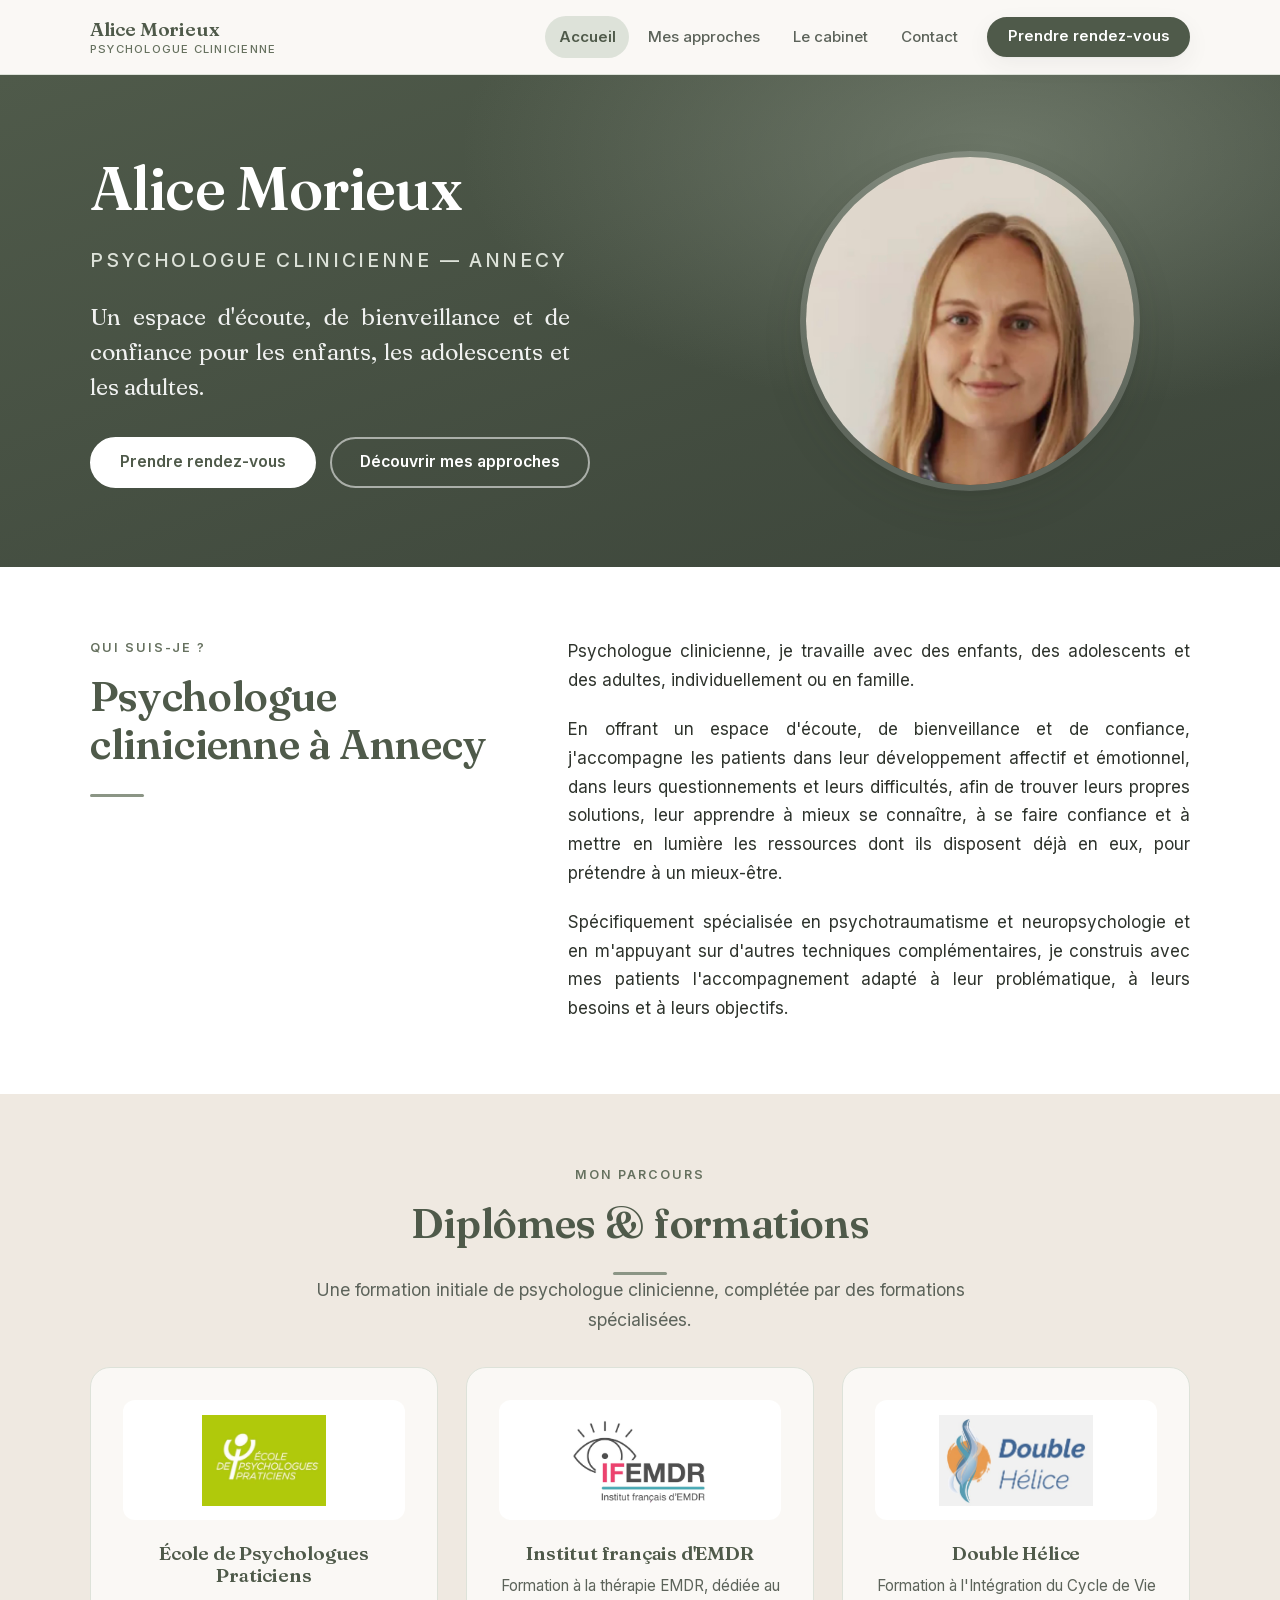
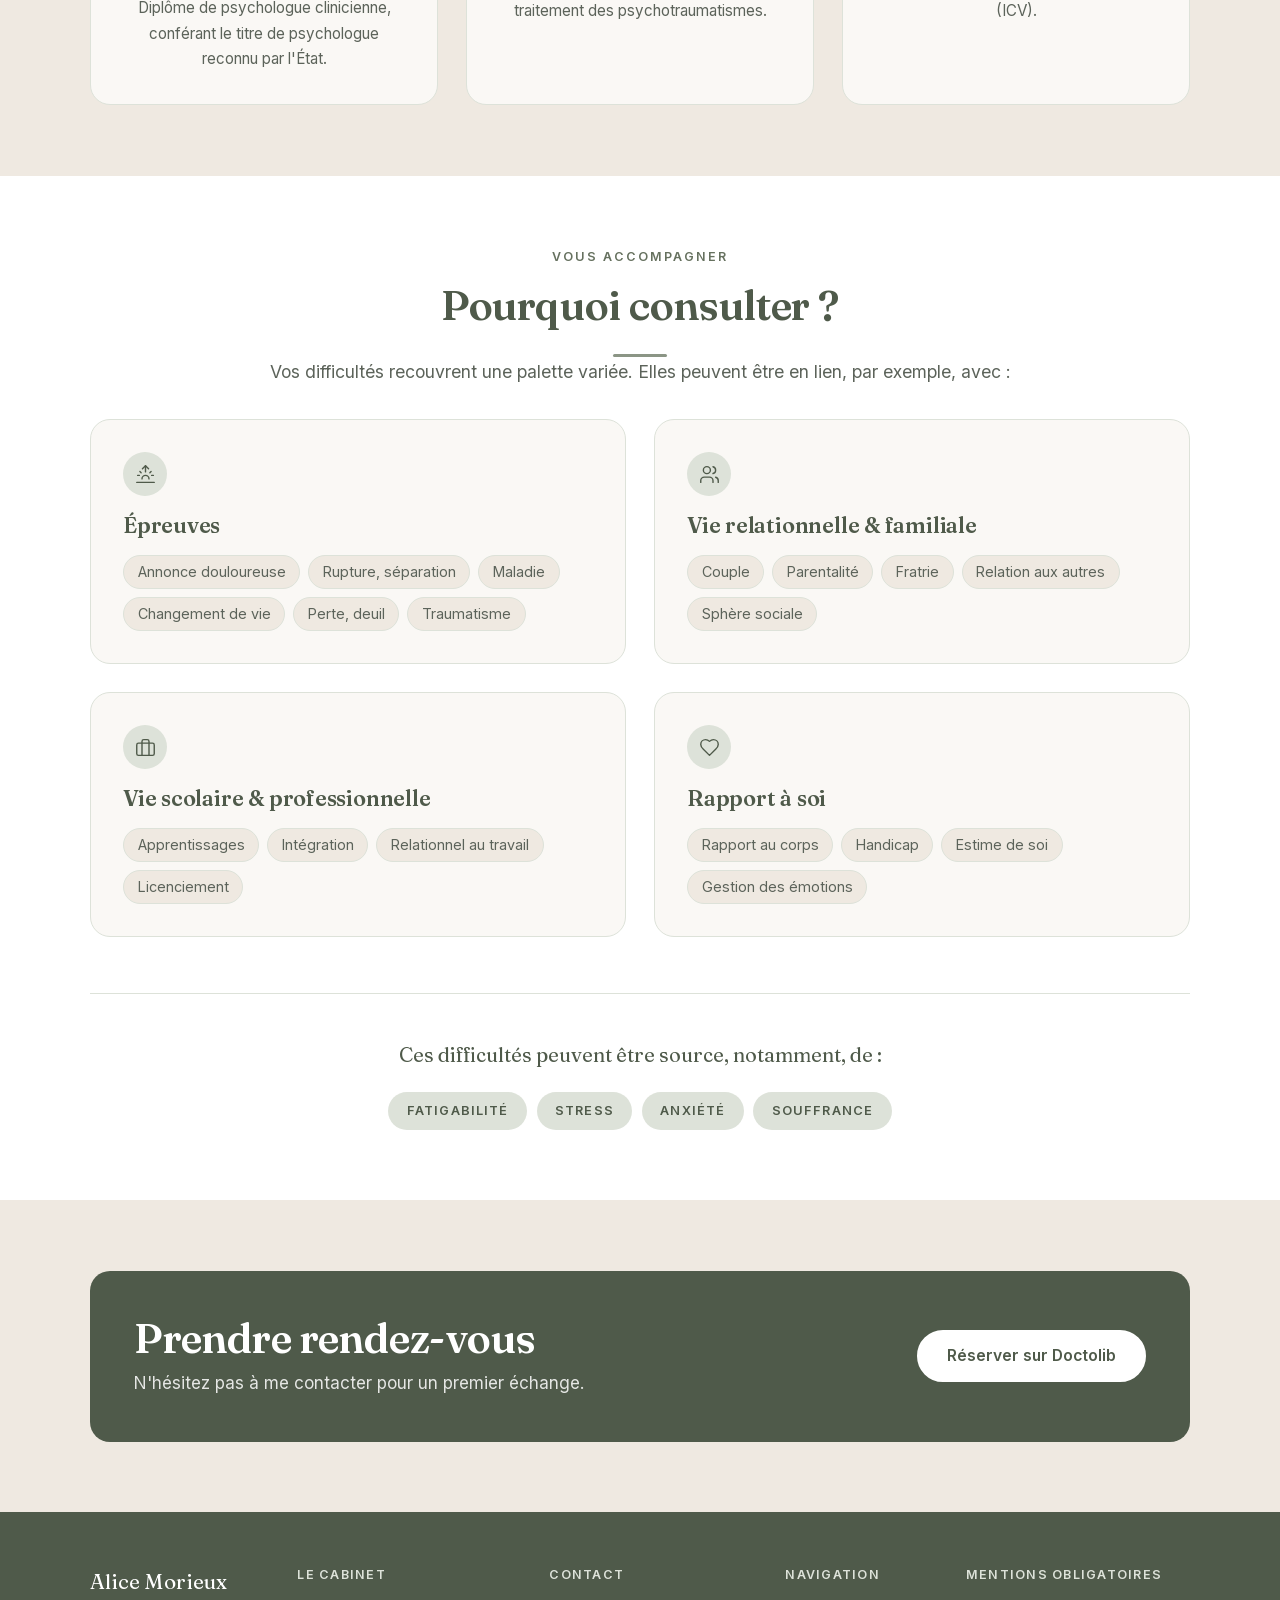
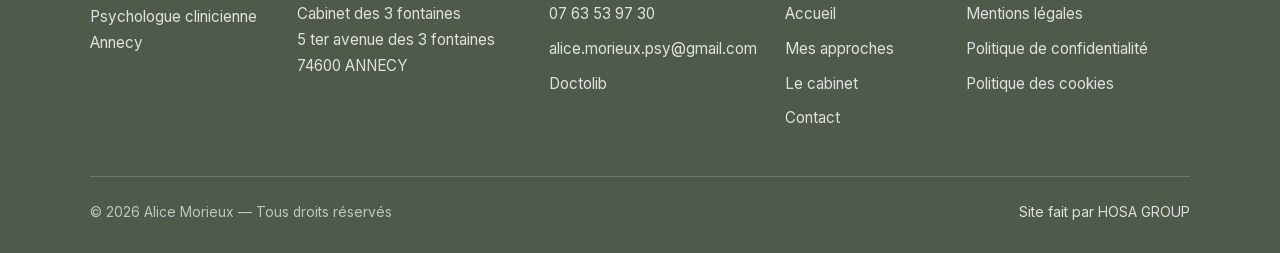
<file: index.html>
<!DOCTYPE html>
<html lang="fr">

<head>
  <meta charset="utf-8">
  <meta name="viewport" content="width=device-width, initial-scale=1">
  <title>Alice Morieux — Psychologue clinicienne à Annecy</title>
  <meta name="description"
    content="Alice Morieux, psychologue clinicienne à Annecy. Accompagnement des enfants, adolescents et adultes, individuellement ou en famille. EMDR, ICV, remédiation cognitive.">
  <link rel="canonical" href="https://morieux-psychologue.fr/">
  <meta property="og:type" content="website">
  <meta property="og:title" content="Alice Morieux — Psychologue clinicienne à Annecy">
  <meta property="og:description"
    content="Un espace d'écoute, de bienveillance et de confiance pour les enfants, les adolescents et les adultes.">
  <meta property="og:locale" content="fr_FR">
  <meta property="og:image" content="https://morieux-psychologue.fr/assets/cabinet.jpg">
  <meta property="og:url" content="https://morieux-psychologue.fr/">
  <link rel="icon" href="assets/favicon.svg" type="image/svg+xml">
  <link rel="preload" href="assets/fonts/fraunces-latin.woff2" as="font" type="font/woff2" crossorigin>
  <link rel="preload" href="assets/fonts/inter-latin.woff2" as="font" type="font/woff2" crossorigin>
  <link rel="stylesheet" href="css/fonts.css">
  <link rel="stylesheet" href="css/styles.css">
  <noscript>
    <style>
      .reveal {
        opacity: 1;
        transform: none
      }
    </style>
  </noscript>
</head>

<body>

  <a class="skip-link" href="#contenu">Aller au contenu principal</a>

  <header class="site-header">
    <div class="conteneur site-header__inner">
      <a class="logo" href="/">
        <span class="logo__nom">Alice Morieux</span>
        <span class="logo__role">Psychologue clinicienne</span>
      </a>

      <button class="burger" type="button" aria-expanded="false" aria-controls="nav-principale"
        aria-label="Ouvrir le menu">
        <span class="burger__barre"></span>
        <span class="burger__barre"></span>
        <span class="burger__barre"></span>
      </button>

      <nav class="nav" id="nav-principale" aria-label="Navigation principale">
        <a class="nav__lien is-active" href="/" aria-current="page">Accueil</a>
        <a class="nav__lien" href="/approches">Mes approches</a>
        <a class="nav__lien" href="/cabinet">Le cabinet</a>
        <a class="nav__lien" href="/contact">Contact</a>
        <a class="btn btn--principal nav__cta" href="https://www.doctolib.fr/psychologue/annecy/alice-morieux"
          target="_blank" rel="noopener">Prendre rendez-vous</a>
      </nav>
    </div>
  </header>

  <main id="contenu">

    <!-- ============ Hero ============ -->
    <section class="hero">
      <div class="conteneur hero__grille">
        <div>
          <h1>Alice Morieux</h1>
          <p class="hero__role">Psychologue clinicienne — Annecy</p>
          <p class="hero__accroche">Un espace d'écoute, de bienveillance et de confiance pour les enfants, les
            adolescents et les adultes.</p>
          <div class="groupe-btn">
            <a class="btn btn--clair" href="https://www.doctolib.fr/psychologue/annecy/alice-morieux" target="_blank"
              rel="noopener">Prendre rendez-vous</a>
            <a class="btn btn--contour-clair" href="/approches">Découvrir mes approches</a>
          </div>
        </div>
        <div class="hero__portrait">
          <img src="assets/portrait-alice.jpg" width="800" height="800"
            alt="Portrait d'Alice Morieux, psychologue clinicienne à Annecy">
        </div>
      </div>
    </section>

    <!-- ============ Qui suis-je ============ -->
    <section class="section section--blanc">
      <div class="conteneur duo-texte reveal">
        <div class="section-titre">
          <span class="surtitre">Qui suis-je ?</span>
          <h2>Psychologue clinicienne à Annecy</h2>
          <span class="filet"></span>
        </div>
        <div>
          <p>Psychologue clinicienne, je travaille avec des enfants, des adolescents et des
            adultes, individuellement ou en famille.</p>
          <p>En offrant un espace d'écoute, de bienveillance et de confiance, j'accompagne les patients dans leur
            développement affectif et émotionnel, dans leurs questionnements et leurs difficultés, afin de trouver leurs
            propres solutions, leur apprendre à mieux se connaître, à se faire confiance et à mettre en lumière les
            ressources dont ils disposent déjà en eux, pour prétendre à un mieux-être.</p>
          <p>Spécifiquement spécialisée en psychotraumatisme et neuropsychologie et en m'appuyant sur d'autres
            techniques complémentaires, je construis avec mes patients l'accompagnement adapté à leur problématique, à
            leurs besoins et à leurs objectifs.</p>
        </div>
      </div>
    </section>

    <!-- ============ Diplômes & formations ============ -->
    <section class="section section--beige">
      <div class="conteneur reveal">
        <div class="section-titre section-titre--centre">
          <span class="surtitre">Mon parcours</span>
          <h2>Diplômes &amp; formations</h2>
          <span class="filet"></span>
          <p class="chapeau">Une formation initiale de psychologue clinicienne, complétée par des formations
            spécialisées.</p>
        </div>

        <!-- TODO : confirmer avec Alice les intitulés exacts et, si elle le souhaite, ajouter les années -->
        <ul class="formations">
          <li class="formation">
            <span class="formation__logo">
              <img src="assets/logo-epp.jpg" width="576" height="423" loading="lazy"
                alt="Logo de l'École de Psychologues Praticiens">
            </span>
            <h3 class="formation__titre">École de Psychologues Praticiens</h3>
            <p class="formation__texte">Diplôme de psychologue clinicienne, conférant le titre de psychologue reconnu
              par l'État.</p>
          </li>

          <li class="formation">
            <span class="formation__logo">
              <img src="assets/logo-ifemdr.jpg" width="800" height="502" loading="lazy"
                alt="Logo de l'IFEMDR, Institut français d'EMDR">
            </span>
            <h3 class="formation__titre">Institut français d'EMDR</h3>
            <p class="formation__texte">Formation à la thérapie EMDR, dédiée au traitement des psychotraumatismes.</p>
          </li>

          <li class="formation">
            <span class="formation__logo">
              <img src="assets/logo-double-helice.jpg" width="618" height="368" loading="lazy"
                alt="Logo de Double Hélice">
            </span>
            <h3 class="formation__titre">Double Hélice</h3>
            <p class="formation__texte">Formation à l'Intégration du Cycle de Vie (ICV).</p>
          </li>
        </ul>
      </div>
    </section>

    <!-- ============ Pourquoi consulter ============ -->
    <section class="section section--blanc">
      <div class="conteneur reveal">
        <div class="section-titre section-titre--centre">
          <span class="surtitre">Vous accompagner</span>
          <h2>Pourquoi consulter&nbsp;?</h2>
          <span class="filet"></span>
          <p class="chapeau">Vos difficultés recouvrent une palette variée. Elles peuvent être en lien, par exemple,
            avec&nbsp;:</p>
        </div>

        <div class="domaines">

          <article class="domaine">
            <span class="domaine__icone" aria-hidden="true">
              <svg viewBox="0 0 24 24" fill="none" stroke="currentColor" stroke-width="1.6" stroke-linecap="round"
                stroke-linejoin="round">
                <path d="M12 2v7" />
                <path d="m8.5 5.5 3.5-3.5 3.5 3.5" />
                <path d="M3 13h2" />
                <path d="M19 13h2" />
                <path d="m5.6 8.6 1.4 1.4" />
                <path d="m18.4 8.6-1.4 1.4" />
                <path d="M8 17a4 4 0 0 1 8 0" />
                <path d="M2 21h20" />
              </svg>
            </span>
            <h3 class="domaine__titre">Épreuves</h3>
            <ul class="domaine__liste">
              <li>Annonce douloureuse</li>
              <li>Rupture, séparation</li>
              <li>Maladie</li>
              <li>Changement de vie</li>
              <li>Perte, deuil</li>
              <li>Traumatisme</li>
            </ul>
          </article>

          <article class="domaine">
            <span class="domaine__icone" aria-hidden="true">
              <svg viewBox="0 0 24 24" fill="none" stroke="currentColor" stroke-width="1.6" stroke-linecap="round"
                stroke-linejoin="round">
                <path d="M16 21v-2a4 4 0 0 0-4-4H6a4 4 0 0 0-4 4v2" />
                <circle cx="9" cy="7" r="4" />
                <path d="M22 21v-2a4 4 0 0 0-3-3.87" />
                <path d="M16 3.13a4 4 0 0 1 0 7.75" />
              </svg>
            </span>
            <h3 class="domaine__titre">Vie relationnelle &amp; familiale</h3>
            <ul class="domaine__liste">
              <li>Couple</li>
              <li>Parentalité</li>
              <li>Fratrie</li>
              <li>Relation aux autres</li>
              <li>Sphère sociale</li>
            </ul>
          </article>

          <article class="domaine">
            <span class="domaine__icone" aria-hidden="true">
              <svg viewBox="0 0 24 24" fill="none" stroke="currentColor" stroke-width="1.6" stroke-linecap="round"
                stroke-linejoin="round">
                <rect x="2" y="7" width="20" height="14" rx="2" />
                <path d="M16 21V5a2 2 0 0 0-2-2h-4a2 2 0 0 0-2 2v16" />
              </svg>
            </span>
            <h3 class="domaine__titre">Vie scolaire &amp; professionnelle</h3>
            <ul class="domaine__liste">
              <li>Apprentissages</li>
              <li>Intégration</li>
              <li>Relationnel au travail</li>
              <li>Licenciement</li>
            </ul>
          </article>

          <article class="domaine">
            <span class="domaine__icone" aria-hidden="true">
              <svg viewBox="0 0 24 24" fill="none" stroke="currentColor" stroke-width="1.6" stroke-linecap="round"
                stroke-linejoin="round">
                <path
                  d="M19 14c1.49-1.46 3-3.21 3-5.5A5.5 5.5 0 0 0 16.5 3c-1.76 0-3 .5-4.5 2-1.5-1.5-2.74-2-4.5-2A5.5 5.5 0 0 0 2 8.5c0 2.3 1.5 4.05 3 5.5l7 7Z" />
              </svg>
            </span>
            <h3 class="domaine__titre">Rapport à soi</h3>
            <ul class="domaine__liste">
              <li>Rapport au corps</li>
              <li>Handicap</li>
              <li>Estime de soi</li>
              <li>Gestion des émotions</li>
            </ul>
          </article>
        </div>

        <div class="consequences">
          <p class="consequences__intro">Ces difficultés peuvent être source, notamment, de&nbsp;:</p>
          <ul class="consequences__liste">
            <li>Fatigabilité</li>
            <li>Stress</li>
            <li>Anxiété</li>
            <li>Souffrance</li>
          </ul>
        </div>
      </div>
    </section>

    <!-- ============ CTA final ============ -->
    <section class="section section--beige">
      <div class="conteneur reveal">
        <div class="doctolib">
          <div>
            <h2>Prendre rendez-vous</h2>
            <p>N'hésitez pas à me contacter pour un premier échange.</p>
          </div>
          <a class="btn btn--clair" href="https://www.doctolib.fr/psychologue/annecy/alice-morieux" target="_blank"
            rel="noopener">Réserver sur Doctolib</a>
        </div>
      </div>
    </section>

  </main>

  <footer class="site-footer">
    <div class="conteneur">
      <div class="footer__grille">
        <div>
          <p class="footer__nom">Alice Morieux</p>
          <p>Psychologue clinicienne<br>Annecy</p>
        </div>
        <div>
          <p class="footer__titre">Le cabinet</p>
          <address class="footer__adresse" style="font-style:normal">
            Cabinet des 3 fontaines<br>
            5 ter avenue des 3 fontaines<br>
            74600 ANNECY
          </address>
        </div>
        <div>
          <p class="footer__titre">Contact</p>
          <ul class="footer__liste">
            <li><a href="tel:+33763539730">07 63 53 97 30</a></li>
            <li><a href="mailto:alice.morieux.psy@gmail.com">alice.morieux.psy@gmail.com</a></li>
            <li><a href="https://www.doctolib.fr/psychologue/annecy/alice-morieux" target="_blank"
                rel="noopener">Doctolib</a></li>
          </ul>
        </div>
        <div>
          <p class="footer__titre">Navigation</p>
          <ul class="footer__liste">
            <li><a href="/">Accueil</a></li>
            <li><a href="/approches">Mes approches</a></li>
            <li><a href="/cabinet">Le cabinet</a></li>
            <li><a href="/contact">Contact</a></li>
          </ul>
        </div>
        <div>
          <p class="footer__titre">Mentions obligatoires</p>
          <ul class="footer__liste">
            <li><a href="/mentions-legales">Mentions légales</a></li>
            <li><a href="/politique-de-confidentialite">Politique de confidentialité</a></li>
            <li><a href="/politique-des-cookies">Politique des cookies</a></li>
          </ul>
        </div>
      </div>
      <div class="footer__bas">
        <p style="margin:0">© <span data-annee>2026</span> Alice Morieux — Tous droits réservés</p>
        <p style="margin:0"><a href="https://hosa-group.fr/" target="_blank" rel="noopener">Site fait par HOSA GROUP</a>
        </p>
      </div>
    </div>
  </footer>

  <script type="application/ld+json">
{
  "@context": "https://schema.org",
  "@type": "Psychologist",
  "name": "Alice Morieux",
  "jobTitle": "Psychologue clinicienne",
  "description": "Psychologue clinicienne à Annecy, spécialisée en psychotraumatisme et neuropsychologie. Accompagnement des enfants, adolescents et jeunes adultes, individuellement ou en famille.",
  "image": "https://morieux-psychologue.fr/assets/portrait-alice.jpg",
  "telephone": "+33763539730",
  "email": "alice.morieux.psy@gmail.com",
  "address": {
    "@type": "PostalAddress",
    "streetAddress": "5 ter avenue des 3 fontaines",
    "addressLocality": "Annecy",
    "postalCode": "74600",
    "addressCountry": "FR"
  },
  "areaServed": {
    "@type": "City",
    "name": "Annecy"
  },
  "knowsLanguage": "fr",
  "priceRange": "65€"
}
</script>

  <script src="js/main.js"></script>
</body>

</html>
</file>
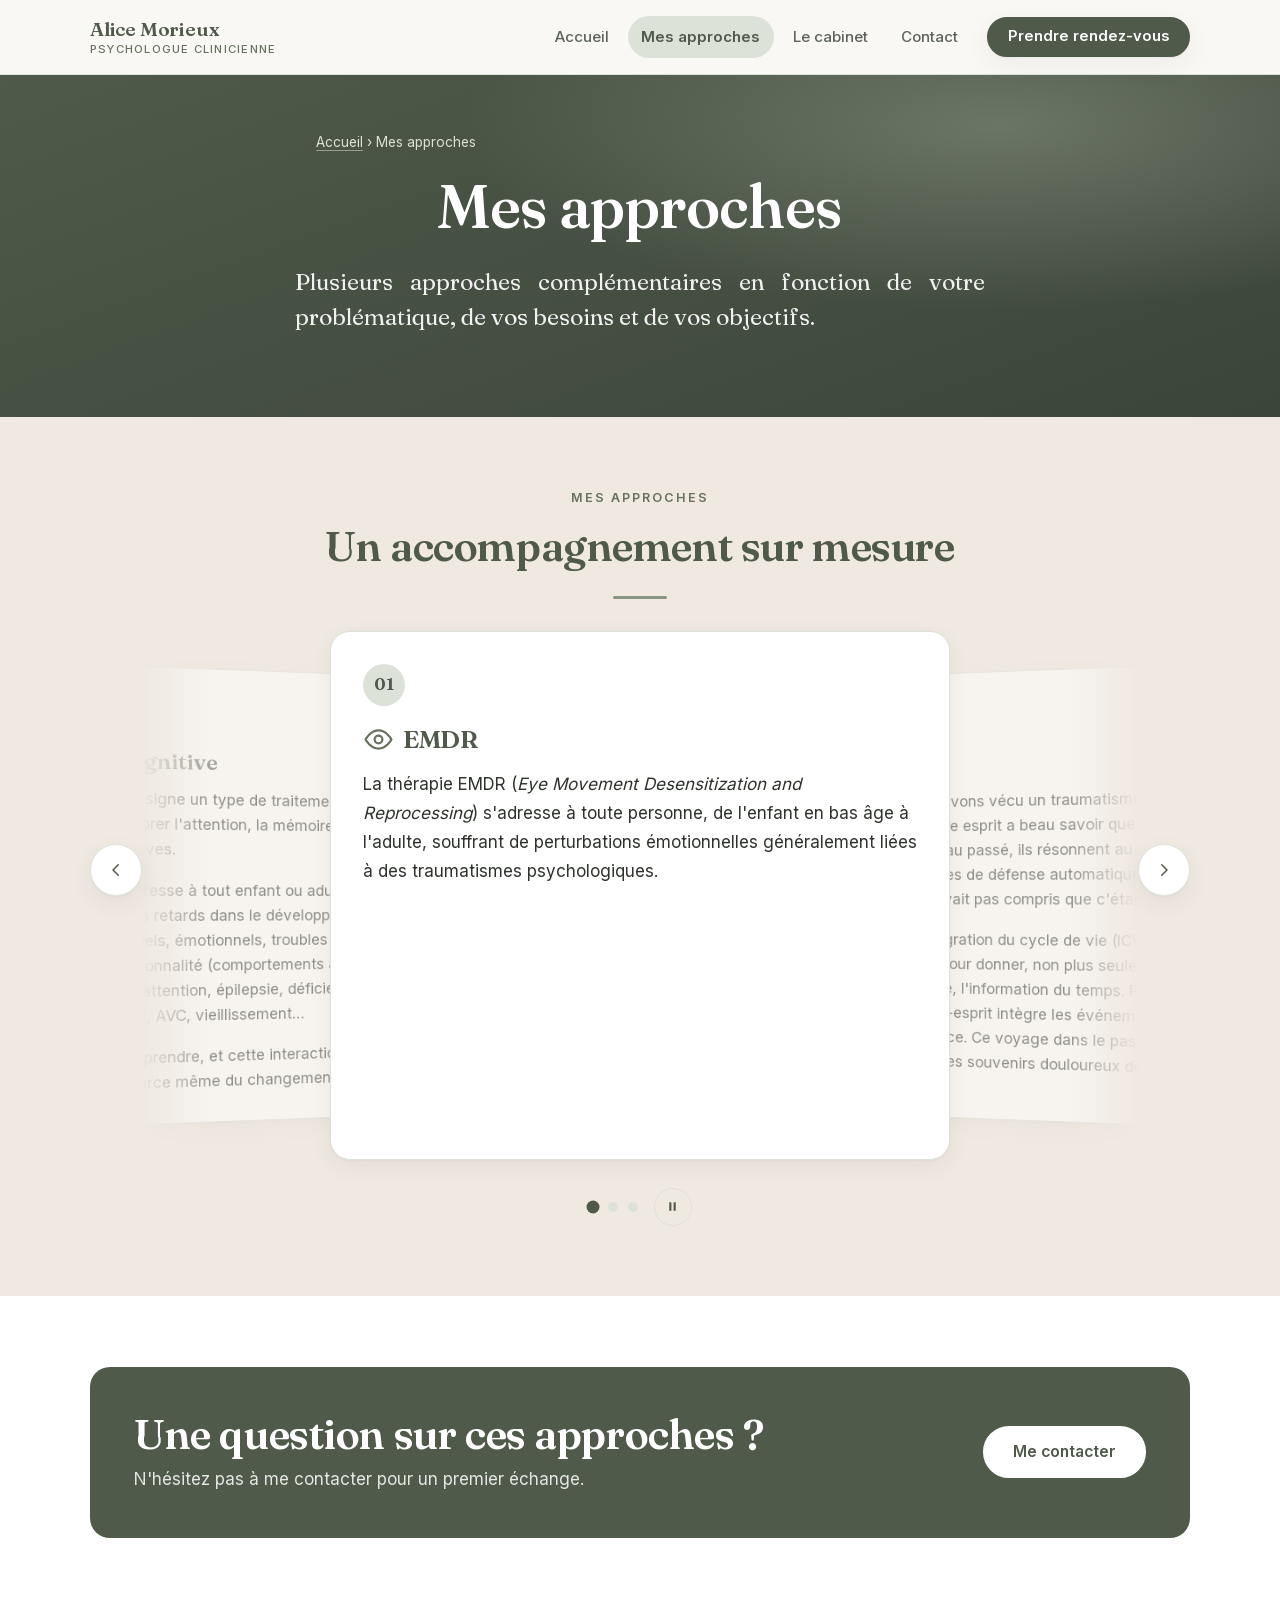
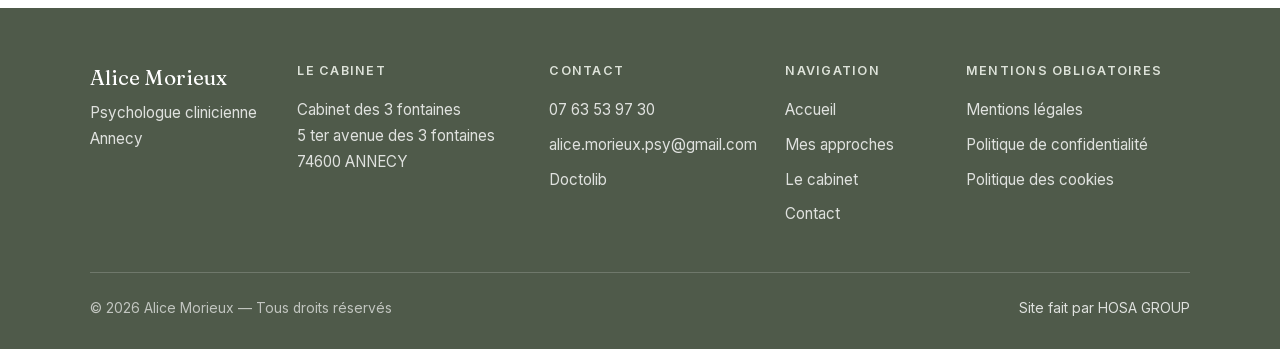
<file: approches.html>
<!DOCTYPE html>
<html lang="fr">

<head>
  <meta charset="utf-8">
  <meta name="viewport" content="width=device-width, initial-scale=1">
  <title>Mes approches — EMDR, ICV, remédiation cognitive | Alice Morieux, Annecy</title>
  <meta name="description"
    content="EMDR, Intégration du Cycle de Vie (ICV) et remédiation cognitive : les approches thérapeutiques proposées par Alice Morieux, psychologue clinicienne à Annecy.">
  <link rel="canonical" href="https://morieux-psychologue.fr/approches">
  <meta property="og:type" content="article">
  <meta property="og:title" content="Mes approches — EMDR, ICV, remédiation cognitive">
  <meta property="og:description"
    content="Les approches thérapeutiques proposées par Alice Morieux, psychologue clinicienne à Annecy.">
  <meta property="og:locale" content="fr_FR">
  <meta property="og:image" content="https://morieux-psychologue.fr/assets/cabinet.jpg">
  <meta property="og:url" content="https://morieux-psychologue.fr/approches">
  <link rel="icon" href="assets/favicon.svg" type="image/svg+xml">
  <link rel="preload" href="assets/fonts/fraunces-latin.woff2" as="font" type="font/woff2" crossorigin>
  <link rel="preload" href="assets/fonts/inter-latin.woff2" as="font" type="font/woff2" crossorigin>
  <link rel="stylesheet" href="css/fonts.css">
  <link rel="stylesheet" href="css/styles.css">
  <noscript>
    <style>
      .reveal {
        opacity: 1;
        transform: none
      }
    </style>
  </noscript>
</head>

<body>

  <a class="skip-link" href="#contenu">Aller au contenu principal</a>

  <header class="site-header">
    <div class="conteneur site-header__inner">
      <a class="logo" href="/">
        <span class="logo__nom">Alice Morieux</span>
        <span class="logo__role">Psychologue clinicienne</span>
      </a>

      <button class="burger" type="button" aria-expanded="false" aria-controls="nav-principale"
        aria-label="Ouvrir le menu">
        <span class="burger__barre"></span>
        <span class="burger__barre"></span>
        <span class="burger__barre"></span>
      </button>

      <nav class="nav" id="nav-principale" aria-label="Navigation principale">
        <a class="nav__lien" href="/">Accueil</a>
        <a class="nav__lien is-active" href="/approches" aria-current="page">Mes approches</a>
        <a class="nav__lien" href="/cabinet">Le cabinet</a>
        <a class="nav__lien" href="/contact">Contact</a>
        <a class="btn btn--principal nav__cta" href="https://www.doctolib.fr/psychologue/annecy/alice-morieux"
          target="_blank" rel="noopener">Prendre rendez-vous</a>
      </nav>
    </div>
  </header>

  <main id="contenu">

    <section class="hero hero--page">
      <div class="conteneur">
        <p class="fil-ariane"><a href="/">Accueil</a> <span aria-hidden="true">›</span> Mes approches</p>
        <h1>Mes approches</h1>
        <p class="hero__accroche">Plusieurs approches complémentaires en fonction de votre problématique, de vos
          besoins et de vos objectifs.</p>
      </div>
    </section>

    <!-- ============ Les trois approches ============ -->
    <section class="section section--beige">
      <div class="conteneur conteneur--large reveal">
        <div class="section-titre section-titre--centre">
          <span class="surtitre">Mes approches</span>
          <h2>Un accompagnement sur mesure</h2>
          <span class="filet"></span>
        </div>

        <div class="carrousel" data-carrousel data-carrousel-intervalle="9000" data-carrousel-titre="Mes approches">
          <div class="carrousel__cadre">
            <div class="carrousel__piste">
              <article class="carte carte--approche approche carrousel__slide" id="emdr">
                <span class="carte__numero" aria-hidden="true">01</span>
                <h2><svg class="approche__icone" viewBox="0 0 24 24" fill="none" stroke="currentColor" stroke-width="1.7" stroke-linecap="round" stroke-linejoin="round" aria-hidden="true"><path d="M2 12s3.6-7 10-7 10 7 10 7-3.6 7-10 7-10-7-10-7Z"/><circle cx="12" cy="12" r="3"/></svg>EMDR</h2>
                <p>La thérapie EMDR (<em>Eye Movement Desensitization and Reprocessing</em>) s'adresse à toute personne,
                  de l'enfant en bas âge à l'adulte, souffrant de perturbations émotionnelles généralement liées à des
                  traumatismes psychologiques.</p>
              </article>

              <article class="carte carte--approche approche carrousel__slide" id="icv">
                <span class="carte__numero" aria-hidden="true">02</span>
                <h2><svg class="approche__icone" viewBox="0 0 24 24" fill="none" stroke="currentColor" stroke-width="1.7" stroke-linecap="round" stroke-linejoin="round" aria-hidden="true"><path d="M21 12a9 9 0 1 1-2.64-6.36"/><path d="M21 3v5.5h-5.5"/></svg>ICV</h2>
                <p>Lorsque nous avons vécu un traumatisme ou souffert de carences affectives, notre esprit a beau savoir
                  que ces événements appartiennent au passé, ils résonnent au présent, et nous adoptons des mécanismes
                  de défense automatiques inappropriés, comme si le cerveau n'avait pas compris que c'était
                  terminé&nbsp;!</p>
                <p>L'idée de l'Intégration du cycle de vie (ICV) est de traverser un à un les souvenirs pour donner, non
                  plus seulement à l'esprit mais au corps lui-même, l'information du temps. Pourquoi&nbsp;? Pour que le
                  système corps-esprit intègre les événements, et remette les choses à leur juste place. Ce voyage dans
                  le passé diminue la charge émotionnelle des souvenirs douloureux des patients.</p>
              </article>

              <article class="carte carte--approche approche carrousel__slide" id="remediation">
                <span class="carte__numero" aria-hidden="true">03</span>
                <h2><svg class="approche__icone" viewBox="0 0 24 24" fill="none" stroke="currentColor" stroke-width="1.7" stroke-linecap="round" stroke-linejoin="round" aria-hidden="true"><path d="M12 3a6 6 0 0 0-3.6 10.8c.5.4.8 1 .9 1.6l.1.6h5.2l.1-.6c.1-.6.4-1.2.9-1.6A6 6 0 0 0 12 3Z"/><path d="M9.5 18.5h5"/><path d="M10.5 21h3"/></svg>Remédiation cognitive</h2>
                <p>La remédiation cognitive désigne un type de traitement de réadaptation visant à améliorer
                  l'attention, la mémoire, le langage et&nbsp;/&nbsp;ou les fonctions exécutives.</p>
                <p>La méthode Feuerstein s'adresse à tout enfant ou adulte rencontrant des difficultés scolaires, des
                  retards dans le développement, dyslexie, problèmes sensoriels, émotionnels, troubles du comportement
                  et de la personnalité (comportements autistiques…), hyperactivité, troubles de l'attention, épilepsie,
                  déficiences psychomotrices, trisomie&nbsp;21, AVC, vieillissement…</p>
                <p>Le but est d'apprendre à apprendre, et cette interaction entre l'adulte et le sujet est la source
                  même du changement cognitif.</p>
              </article>
            </div>
          </div>
        </div>
      </div>
    </section>

    <!-- ============ CTA ============ -->
    <section class="section section--blanc">
      <div class="conteneur reveal">
        <div class="doctolib">
          <div>
            <h2>Une question sur ces approches&nbsp;?</h2>
            <p>N'hésitez pas à me contacter pour un premier échange.</p>
          </div>
          <a class="btn btn--clair" href="/contact">Me contacter</a>
        </div>
      </div>
    </section>

  </main>

  <footer class="site-footer">
    <div class="conteneur">
      <div class="footer__grille">
        <div>
          <p class="footer__nom">Alice Morieux</p>
          <p>Psychologue clinicienne<br>Annecy</p>
        </div>
        <div>
          <p class="footer__titre">Le cabinet</p>
          <address class="footer__adresse" style="font-style:normal">
            Cabinet des 3 fontaines<br>
            5 ter avenue des 3 fontaines<br>
            74600 ANNECY
          </address>
        </div>
        <div>
          <p class="footer__titre">Contact</p>
          <ul class="footer__liste">
            <li><a href="tel:+33763539730">07 63 53 97 30</a></li>
            <li><a href="mailto:alice.morieux.psy@gmail.com">alice.morieux.psy@gmail.com</a></li>
            <li><a href="https://www.doctolib.fr/psychologue/annecy/alice-morieux" target="_blank"
                rel="noopener">Doctolib</a></li>
          </ul>
        </div>
        <div>
          <p class="footer__titre">Navigation</p>
          <ul class="footer__liste">
            <li><a href="/">Accueil</a></li>
            <li><a href="/approches">Mes approches</a></li>
            <li><a href="/cabinet">Le cabinet</a></li>
            <li><a href="/contact">Contact</a></li>
          </ul>
        </div>
        <div>
          <p class="footer__titre">Mentions obligatoires</p>
          <ul class="footer__liste">
            <li><a href="/mentions-legales">Mentions légales</a></li>
            <li><a href="/politique-de-confidentialite">Politique de confidentialité</a></li>
            <li><a href="/politique-des-cookies">Politique des cookies</a></li>
          </ul>
        </div>
      </div>
      <div class="footer__bas">
        <p style="margin:0">© <span data-annee>2026</span> Alice Morieux — Tous droits réservés</p>
        <p style="margin:0"><a href="https://hosa-group.fr/" target="_blank" rel="noopener">Site fait par HOSA GROUP</a>
        </p>
      </div>
    </div>
  </footer>

  <script src="js/main.js"></script>
</body>

</html>
</file>
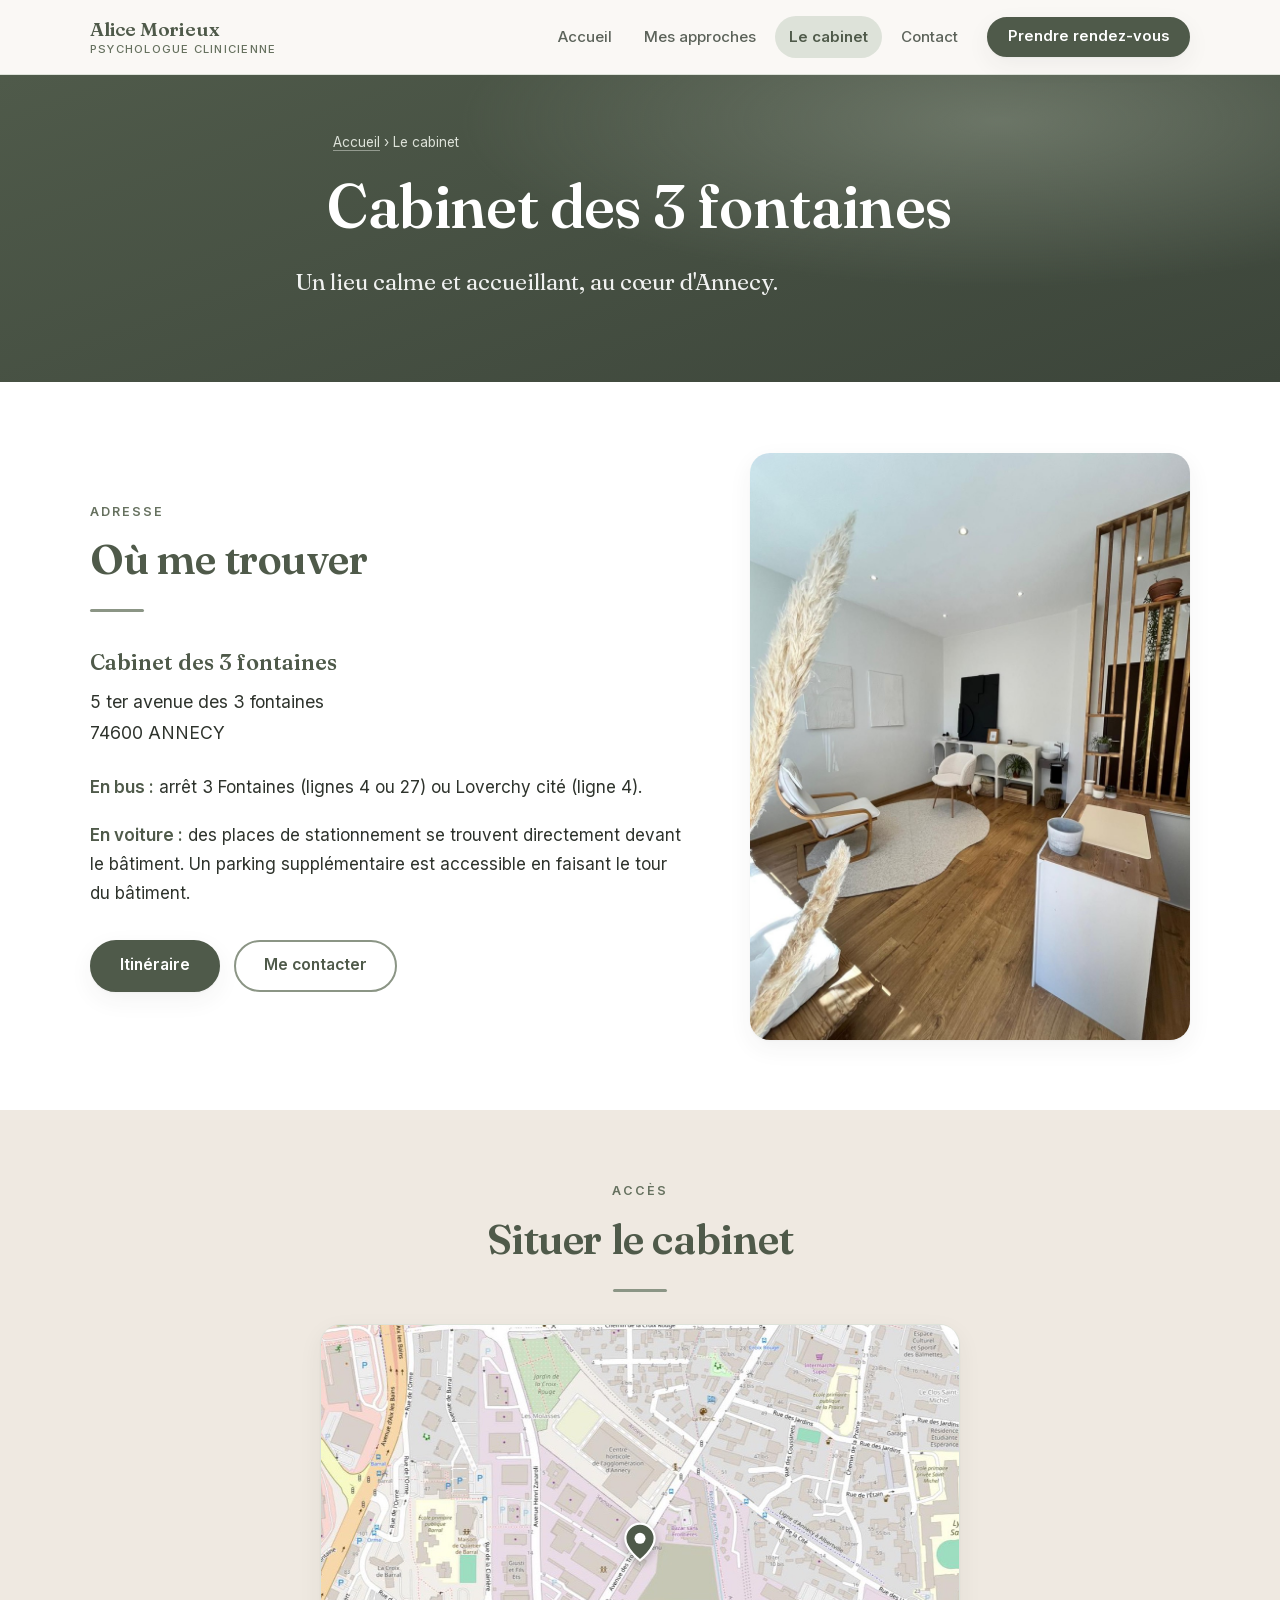
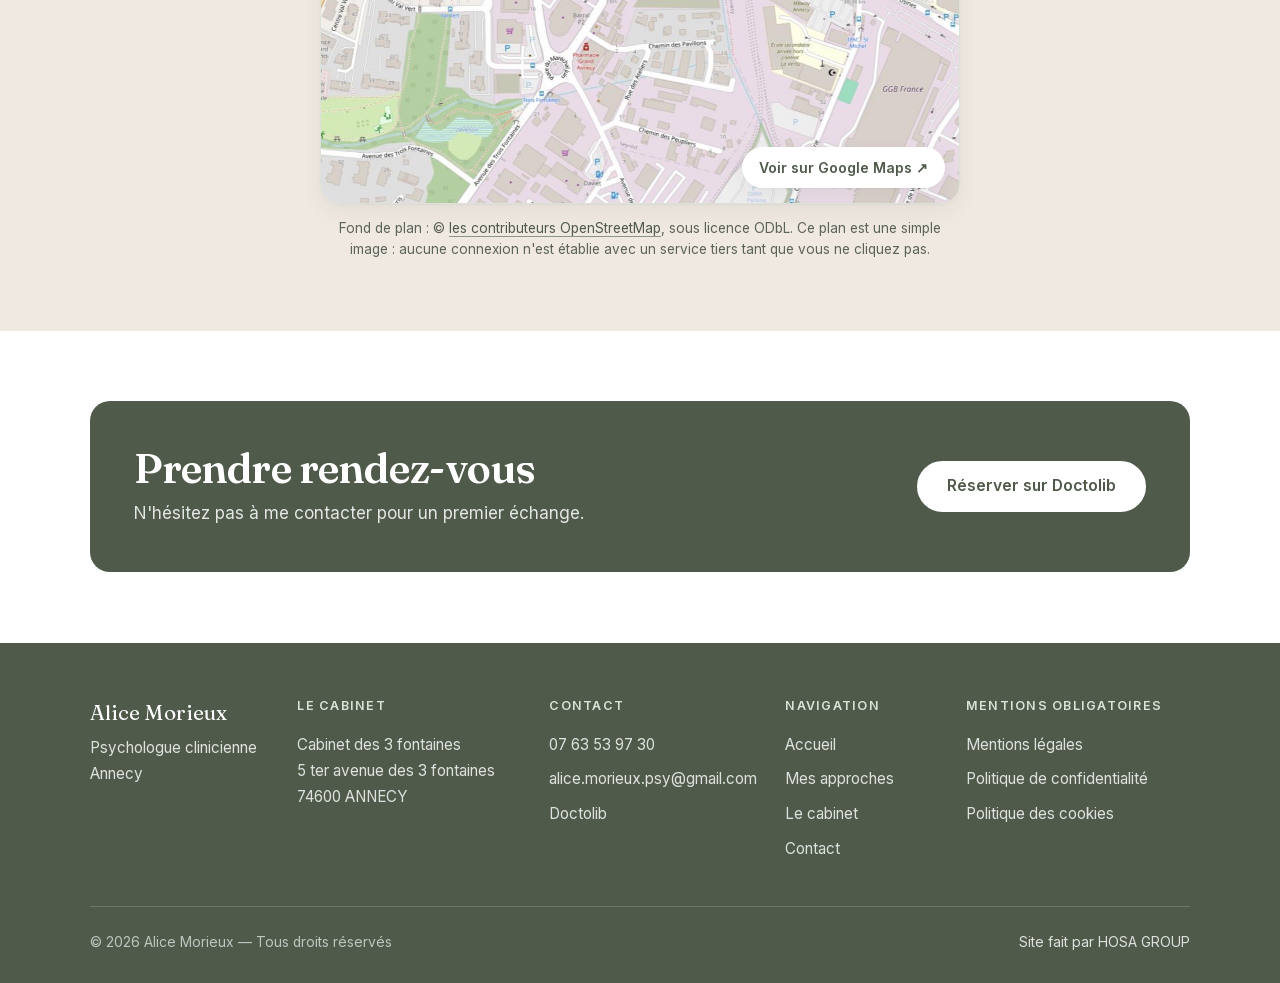
<file: cabinet.html>
<!DOCTYPE html>
<html lang="fr">

<head>
  <meta charset="utf-8">
  <meta name="viewport" content="width=device-width, initial-scale=1">
  <title>Le cabinet des 3 fontaines — Alice Morieux, psychologue à Annecy</title>
  <meta name="description"
    content="Cabinet des 3 fontaines, 5 ter avenue des 3 fontaines, 74600 Annecy. Stationnement devant le bâtiment et parking à l'arrière. Bus : arrêt 3 Fontaines.">
  <link rel="canonical" href="https://morieux-psychologue.fr/cabinet">
  <meta property="og:type" content="article">
  <meta property="og:title" content="Le cabinet des 3 fontaines — Annecy">
  <meta property="og:description" content="5 ter avenue des 3 fontaines, 74600 Annecy.">
  <meta property="og:locale" content="fr_FR">
  <meta property="og:image" content="https://morieux-psychologue.fr/assets/cabinet-vue.jpg">
  <meta property="og:url" content="https://morieux-psychologue.fr/cabinet">
  <link rel="icon" href="assets/favicon.svg" type="image/svg+xml">
  <link rel="preload" href="assets/fonts/fraunces-latin.woff2" as="font" type="font/woff2" crossorigin>
  <link rel="preload" href="assets/fonts/inter-latin.woff2" as="font" type="font/woff2" crossorigin>
  <link rel="stylesheet" href="css/fonts.css">
  <link rel="stylesheet" href="css/styles.css">
  <noscript>
    <style>
      .reveal {
        opacity: 1;
        transform: none
      }
    </style>
  </noscript>
</head>

<body>

  <a class="skip-link" href="#contenu">Aller au contenu principal</a>

  <header class="site-header">
    <div class="conteneur site-header__inner">
      <a class="logo" href="/">
        <span class="logo__nom">Alice Morieux</span>
        <span class="logo__role">Psychologue clinicienne</span>
      </a>

      <button class="burger" type="button" aria-expanded="false" aria-controls="nav-principale"
        aria-label="Ouvrir le menu">
        <span class="burger__barre"></span>
        <span class="burger__barre"></span>
        <span class="burger__barre"></span>
      </button>

      <nav class="nav" id="nav-principale" aria-label="Navigation principale">
        <a class="nav__lien" href="/">Accueil</a>
        <a class="nav__lien" href="/approches">Mes approches</a>
        <a class="nav__lien is-active" href="/cabinet" aria-current="page">Le cabinet</a>
        <a class="nav__lien" href="/contact">Contact</a>
        <a class="btn btn--principal nav__cta" href="https://www.doctolib.fr/psychologue/annecy/alice-morieux"
          target="_blank" rel="noopener">Prendre rendez-vous</a>
      </nav>
    </div>
  </header>

  <main id="contenu">

    <section class="hero hero--page">
      <div class="conteneur">
        <p class="fil-ariane"><a href="/">Accueil</a> <span aria-hidden="true">›</span> Le cabinet</p>
        <h1>Cabinet des 3 fontaines</h1>
        <p class="hero__accroche">Un lieu calme et accueillant, au cœur d'Annecy.</p>
      </div>
    </section>

    <section class="section section--blanc">
      <div class="conteneur duo duo--inverse reveal">
        <div>
          <div class="section-titre">
            <span class="surtitre">Adresse</span>
            <h2>Où me trouver</h2>
            <span class="filet"></span>
          </div>

          <address class="adresse">
            <strong>Cabinet des 3 fontaines</strong>
            5 ter avenue des 3 fontaines<br>
            74600 ANNECY
          </address>

          <p style="margin-top:1.5rem"><strong>En bus&nbsp;:</strong> arrêt 3 Fontaines (lignes 4 ou 27) ou Loverchy
            cité (ligne 4).</p>

          <p><strong>En voiture&nbsp;:</strong> des places de stationnement se trouvent
            directement devant le bâtiment. Un parking supplémentaire est accessible en
            faisant le tour du bâtiment.</p>

          <div class="groupe-btn">
            <!-- sans « origin », Google Maps part automatiquement de la position du visiteur -->
            <a class="btn btn--principal"
              href="https://www.google.com/maps/dir/?api=1&amp;destination=5ter%20avenue%20des%203%20fontaines%2C%2074600%20Annecy"
              target="_blank" rel="noopener">Itinéraire</a>
            <a class="btn btn--secondaire" href="/contact">Me contacter</a>
          </div>
        </div>

        <div class="duo__media">
          <img src="assets/cabinet-vue.jpg" width="900" height="1200" loading="lazy"
            alt="Le cabinet des 3 fontaines : un fauteuil et une chaise en tissu bouclé autour d'un tapis clair, parquet en bois et claustra en bois">
        </div>
      </div>
    </section>

    <section class="section section--beige">
      <div class="conteneur reveal">
        <div class="section-titre section-titre--centre">
          <span class="surtitre">Accès</span>
          <h2>Situer le cabinet</h2>
          <span class="filet"></span>
        </div>

        <a class="carte-embed"
          href="https://www.google.com/maps/search/?api=1&amp;query=5ter+avenue+des+3+fontaines+74600+Annecy"
          target="_blank" rel="noopener">
          <img src="assets/plan-cabinet.jpg" width="1104" height="828" loading="lazy"
            alt="Plan du quartier des Trois Fontaines à Annecy : le cabinet se trouve avenue des Trois Fontaines, entre le rond-point des Trois Fontaines et la rue des Jardins.">
          <span class="carte-embed__pin" aria-hidden="true">
            <svg viewBox="0 0 24 24">
              <path d="M20 10c0 6-8 12-8 12s-8-6-8-12a8 8 0 0 1 16 0z" />
              <circle cx="12" cy="10" r="3" />
            </svg>
          </span>
          <span class="carte-embed__cta">Voir sur Google Maps</span>
        </a>

        <p class="carte-embed__credit">
          Fond de plan&nbsp;: ©&nbsp;<a href="https://www.openstreetmap.org/copyright" target="_blank"
            rel="noopener">les contributeurs OpenStreetMap</a>, sous licence ODbL. Ce plan est une simple
          image&nbsp;: aucune connexion n'est établie avec un service tiers tant que vous ne cliquez pas.
        </p>
      </div>
    </section>

    <section class="section section--blanc">
      <div class="conteneur reveal">
        <div class="doctolib">
          <div>
            <h2>Prendre rendez-vous</h2>
            <p>N'hésitez pas à me contacter pour un premier échange.</p>
          </div>
          <a class="btn btn--clair" href="https://www.doctolib.fr/psychologue/annecy/alice-morieux" target="_blank"
            rel="noopener">Réserver sur Doctolib</a>
        </div>
      </div>
    </section>

  </main>

  <footer class="site-footer">
    <div class="conteneur">
      <div class="footer__grille">
        <div>
          <p class="footer__nom">Alice Morieux</p>
          <p>Psychologue clinicienne<br>Annecy</p>
        </div>
        <div>
          <p class="footer__titre">Le cabinet</p>
          <address class="footer__adresse" style="font-style:normal">
            Cabinet des 3 fontaines<br>
            5 ter avenue des 3 fontaines<br>
            74600 ANNECY
          </address>
        </div>
        <div>
          <p class="footer__titre">Contact</p>
          <ul class="footer__liste">
            <li><a href="tel:+33763539730">07 63 53 97 30</a></li>
            <li><a href="mailto:alice.morieux.psy@gmail.com">alice.morieux.psy@gmail.com</a></li>
            <li><a href="https://www.doctolib.fr/psychologue/annecy/alice-morieux" target="_blank"
                rel="noopener">Doctolib</a></li>
          </ul>
        </div>
        <div>
          <p class="footer__titre">Navigation</p>
          <ul class="footer__liste">
            <li><a href="/">Accueil</a></li>
            <li><a href="/approches">Mes approches</a></li>
            <li><a href="/cabinet">Le cabinet</a></li>
            <li><a href="/contact">Contact</a></li>
          </ul>
        </div>
        <div>
          <p class="footer__titre">Mentions obligatoires</p>
          <ul class="footer__liste">
            <li><a href="/mentions-legales">Mentions légales</a></li>
            <li><a href="/politique-de-confidentialite">Politique de confidentialité</a></li>
            <li><a href="/politique-des-cookies">Politique des cookies</a></li>
          </ul>
        </div>
      </div>
      <div class="footer__bas">
        <p style="margin:0">© <span data-annee>2026</span> Alice Morieux — Tous droits réservés</p>
        <p style="margin:0"><a href="https://hosa-group.fr/" target="_blank" rel="noopener">Site fait par HOSA GROUP</a></p>
      </div>
    </div>
  </footer>

  <script src="js/main.js"></script>
</body>

</html>
</file>
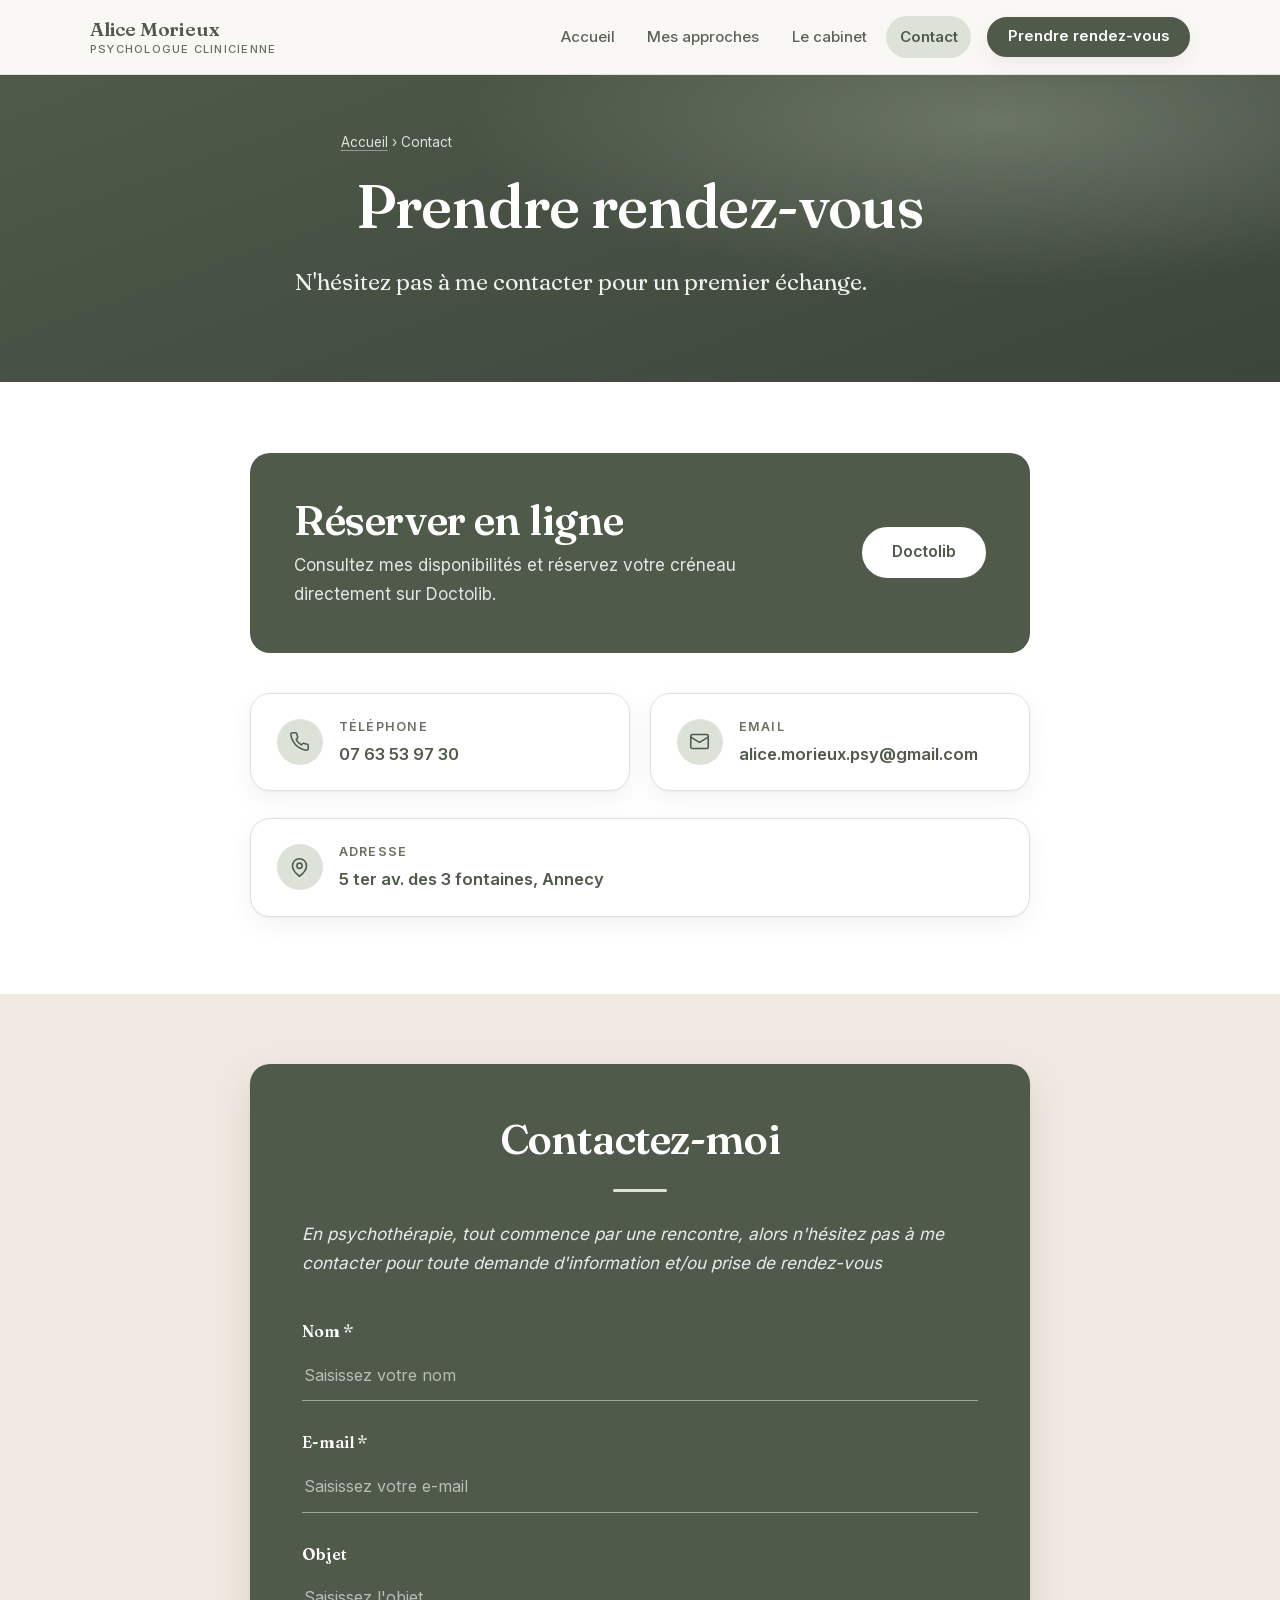
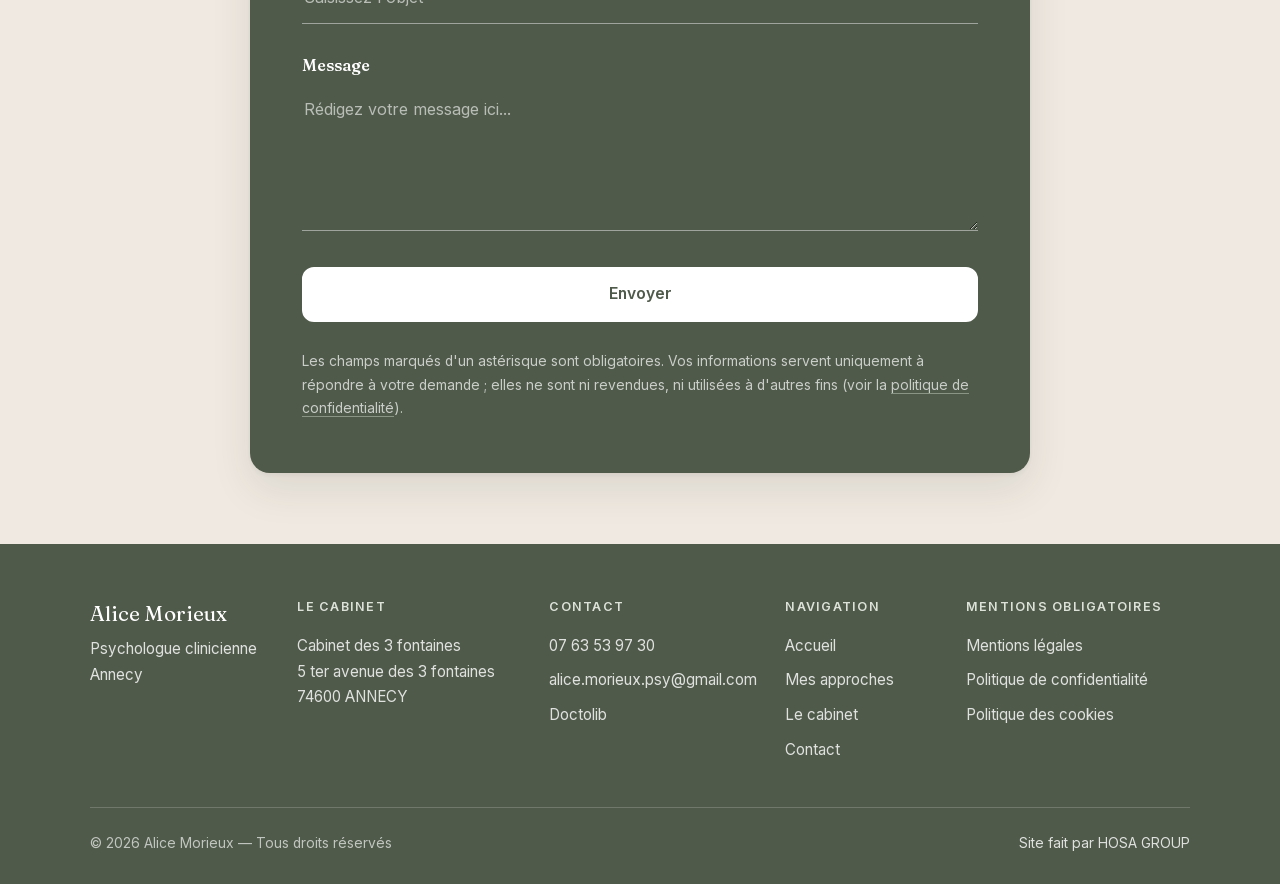
<file: contact.html>
<!DOCTYPE html>
<html lang="fr">
<head>
<meta charset="utf-8">
<meta name="viewport" content="width=device-width, initial-scale=1">
<title>Prendre rendez-vous — Alice Morieux, psychologue à Annecy</title>
<meta name="description" content="Prendre rendez-vous avec Alice Morieux, psychologue clinicienne à Annecy : Doctolib, 07 63 53 97 30, alice.morieux.psy@gmail.com.">
<link rel="canonical" href="https://morieux-psychologue.fr/contact">
<meta property="og:type" content="article">
<meta property="og:title" content="Prendre rendez-vous — Alice Morieux, psychologue à Annecy">
<meta property="og:description" content="N'hésitez pas à me contacter pour un premier échange.">
<meta property="og:locale" content="fr_FR">
<meta property="og:image" content="https://morieux-psychologue.fr/assets/cabinet.jpg">
<meta property="og:url" content="https://morieux-psychologue.fr/contact">
<link rel="icon" href="assets/favicon.svg" type="image/svg+xml">
<link rel="preload" href="assets/fonts/fraunces-latin.woff2" as="font" type="font/woff2" crossorigin>
<link rel="preload" href="assets/fonts/inter-latin.woff2" as="font" type="font/woff2" crossorigin>
<link rel="stylesheet" href="css/fonts.css">
<link rel="stylesheet" href="css/styles.css">
<noscript><style>.reveal{opacity:1;transform:none}</style></noscript>
</head>
<body>

<a class="skip-link" href="#contenu">Aller au contenu principal</a>

<header class="site-header">
  <div class="conteneur site-header__inner">
    <a class="logo" href="/">
      <span class="logo__nom">Alice Morieux</span>
      <span class="logo__role">Psychologue clinicienne</span>
    </a>

    <button class="burger" type="button" aria-expanded="false" aria-controls="nav-principale" aria-label="Ouvrir le menu">
      <span class="burger__barre"></span>
      <span class="burger__barre"></span>
      <span class="burger__barre"></span>
    </button>

    <nav class="nav" id="nav-principale" aria-label="Navigation principale">
      <a class="nav__lien" href="/">Accueil</a>
      <a class="nav__lien" href="/approches">Mes approches</a>
      <a class="nav__lien" href="/cabinet">Le cabinet</a>
      <a class="nav__lien is-active" href="/contact" aria-current="page">Contact</a>
      <a class="btn btn--principal nav__cta" href="https://www.doctolib.fr/psychologue/annecy/alice-morieux" target="_blank" rel="noopener">Prendre rendez-vous</a>
    </nav>
  </div>
</header>

<main id="contenu">

  <section class="hero hero--page">
    <div class="conteneur">
      <p class="fil-ariane"><a href="/">Accueil</a> <span aria-hidden="true">›</span> Contact</p>
      <h1>Prendre rendez-vous</h1>
      <p class="hero__accroche">N'hésitez pas à me contacter pour un premier échange.</p>
    </div>
  </section>

  <section class="section section--blanc">
    <div class="conteneur conteneur--etroit reveal">
      <div class="doctolib" style="margin-bottom:2.5rem">
        <div>
          <h2>Réserver en ligne</h2>
          <p>Consultez mes disponibilités et réservez votre créneau directement sur Doctolib.</p>
        </div>
        <a class="btn btn--clair" href="https://www.doctolib.fr/psychologue/annecy/alice-morieux" target="_blank" rel="noopener">Doctolib</a>
      </div>

      <ul class="contacts">
        <li>
          <a class="contact-item" href="tel:+33763539730">
            <span class="contact-item__icone" aria-hidden="true">
              <svg viewBox="0 0 24 24" fill="none" stroke="currentColor" stroke-width="1.8" stroke-linecap="round" stroke-linejoin="round">
                <path d="M22 16.9v3a2 2 0 0 1-2.2 2 19.8 19.8 0 0 1-8.6-3.1 19.5 19.5 0 0 1-6-6A19.8 19.8 0 0 1 2.1 4.2 2 2 0 0 1 4.1 2h3a2 2 0 0 1 2 1.7c.1 1 .4 1.9.7 2.8a2 2 0 0 1-.5 2.1L8.1 9.9a16 16 0 0 0 6 6l1.3-1.3a2 2 0 0 1 2.1-.4c.9.3 1.8.6 2.8.7a2 2 0 0 1 1.7 2z"/>
              </svg>
            </span>
            <span>
              <span class="contact-item__label">Téléphone</span>
              <span class="contact-item__valeur">07 63 53 97 30</span>
            </span>
          </a>
        </li>

        <li>
          <a class="contact-item" href="mailto:alice.morieux.psy@gmail.com">
            <span class="contact-item__icone" aria-hidden="true">
              <svg viewBox="0 0 24 24" fill="none" stroke="currentColor" stroke-width="1.8" stroke-linecap="round" stroke-linejoin="round">
                <rect x="2" y="4" width="20" height="16" rx="2"/>
                <path d="m2 7 10 6 10-6"/>
              </svg>
            </span>
            <span>
              <span class="contact-item__label">Email</span>
              <span class="contact-item__valeur">alice.morieux.psy@gmail.com</span>
            </span>
          </a>
        </li>

        <li>
          <a class="contact-item" href="/cabinet">
            <span class="contact-item__icone" aria-hidden="true">
              <svg viewBox="0 0 24 24" fill="none" stroke="currentColor" stroke-width="1.8" stroke-linecap="round" stroke-linejoin="round">
                <path d="M20 10c0 6-8 12-8 12s-8-6-8-12a8 8 0 0 1 16 0z"/>
                <circle cx="12" cy="10" r="3"/>
              </svg>
            </span>
            <span>
              <span class="contact-item__label">Adresse</span>
              <span class="contact-item__valeur">5 ter av. des 3 fontaines, Annecy</span>
            </span>
          </a>
        </li>
      </ul>
    </div>
  </section>

  <!-- ============ Formulaire de contact ============ -->
  <section class="section section--beige" id="formulaire">
    <div class="conteneur conteneur--etroit reveal">
      <div class="formulaire-panneau">
      <div class="section-titre section-titre--centre">
        <h2>Contactez-moi</h2>
        <span class="filet"></span>
      </div>

      <p class="formulaire__intro">En psychothérapie, tout commence par une rencontre, alors n'hésitez pas à me contacter pour toute demande d'information et/ou prise de rendez-vous</p>

      <form class="formulaire" id="form-contact" novalidate>
        <div class="champ">
          <label class="champ__label" for="nom">Nom <span aria-hidden="true">*</span></label>
          <input class="champ__saisie" type="text" id="nom" name="nom"
                 placeholder="Saisissez votre nom" autocomplete="name" required>
        </div>

        <div class="champ">
          <label class="champ__label" for="email">E-mail <span aria-hidden="true">*</span></label>
          <input class="champ__saisie" type="email" id="email" name="email"
                 placeholder="Saisissez votre e-mail" autocomplete="email" required>
        </div>

        <div class="champ">
          <label class="champ__label" for="objet">Objet</label>
          <input class="champ__saisie" type="text" id="objet" name="objet"
                 placeholder="Saisissez l'objet">
        </div>

        <div class="champ">
          <label class="champ__label" for="message">Message</label>
          <textarea class="champ__saisie champ__saisie--zone" id="message" name="message"
                    rows="5" placeholder="Rédigez votre message ici..."></textarea>
        </div>

        <!-- Champ leurre : masqué aux visiteurs, les robots le remplissent -->
        <div class="pot-de-miel" aria-hidden="true">
          <label for="site">Ne remplissez pas ce champ</label>
          <input type="text" id="site" name="site" tabindex="-1" autocomplete="off">
        </div>

        <button class="btn btn--clair formulaire__envoi" type="submit">Envoyer</button>

        <p class="formulaire__note" id="form-note" role="status">
          Les champs marqués d'un astérisque sont obligatoires. Vos informations servent uniquement à répondre à votre demande&nbsp;; elles ne sont ni revendues, ni utilisées à d'autres fins (voir la <a href="/politique-de-confidentialite">politique de confidentialité</a>).
        </p>
      </form>
      </div>
    </div>
  </section>

</main>

<footer class="site-footer">
  <div class="conteneur">
    <div class="footer__grille">
      <div>
        <p class="footer__nom">Alice Morieux</p>
        <p>Psychologue clinicienne<br>Annecy</p>
      </div>
      <div>
        <p class="footer__titre">Le cabinet</p>
        <address class="footer__adresse" style="font-style:normal">
          Cabinet des 3 fontaines<br>
          5 ter avenue des 3 fontaines<br>
          74600 ANNECY
        </address>
      </div>
      <div>
        <p class="footer__titre">Contact</p>
        <ul class="footer__liste">
          <li><a href="tel:+33763539730">07 63 53 97 30</a></li>
          <li><a href="mailto:alice.morieux.psy@gmail.com">alice.morieux.psy@gmail.com</a></li>
          <li><a href="https://www.doctolib.fr/psychologue/annecy/alice-morieux" target="_blank" rel="noopener">Doctolib</a></li>
        </ul>
      </div>
      <div>
        <p class="footer__titre">Navigation</p>
        <ul class="footer__liste">
          <li><a href="/">Accueil</a></li>
          <li><a href="/approches">Mes approches</a></li>
          <li><a href="/cabinet">Le cabinet</a></li>
          <li><a href="/contact">Contact</a></li>
        </ul>
      </div>
      <div>
        <p class="footer__titre">Mentions obligatoires</p>
        <ul class="footer__liste">
          <li><a href="/mentions-legales">Mentions légales</a></li>
          <li><a href="/politique-de-confidentialite">Politique de confidentialité</a></li>
          <li><a href="/politique-des-cookies">Politique des cookies</a></li>
        </ul>
      </div>
    </div>
    <div class="footer__bas">
      <p style="margin:0">© <span data-annee>2026</span> Alice Morieux — Tous droits réservés</p>
      <p style="margin:0"><a href="https://hosa-group.fr/" target="_blank" rel="noopener">Site fait par HOSA GROUP</a></p>
    </div>
  </div>
</footer>

<script src="js/main.js"></script>
</body>
</html>
</file>
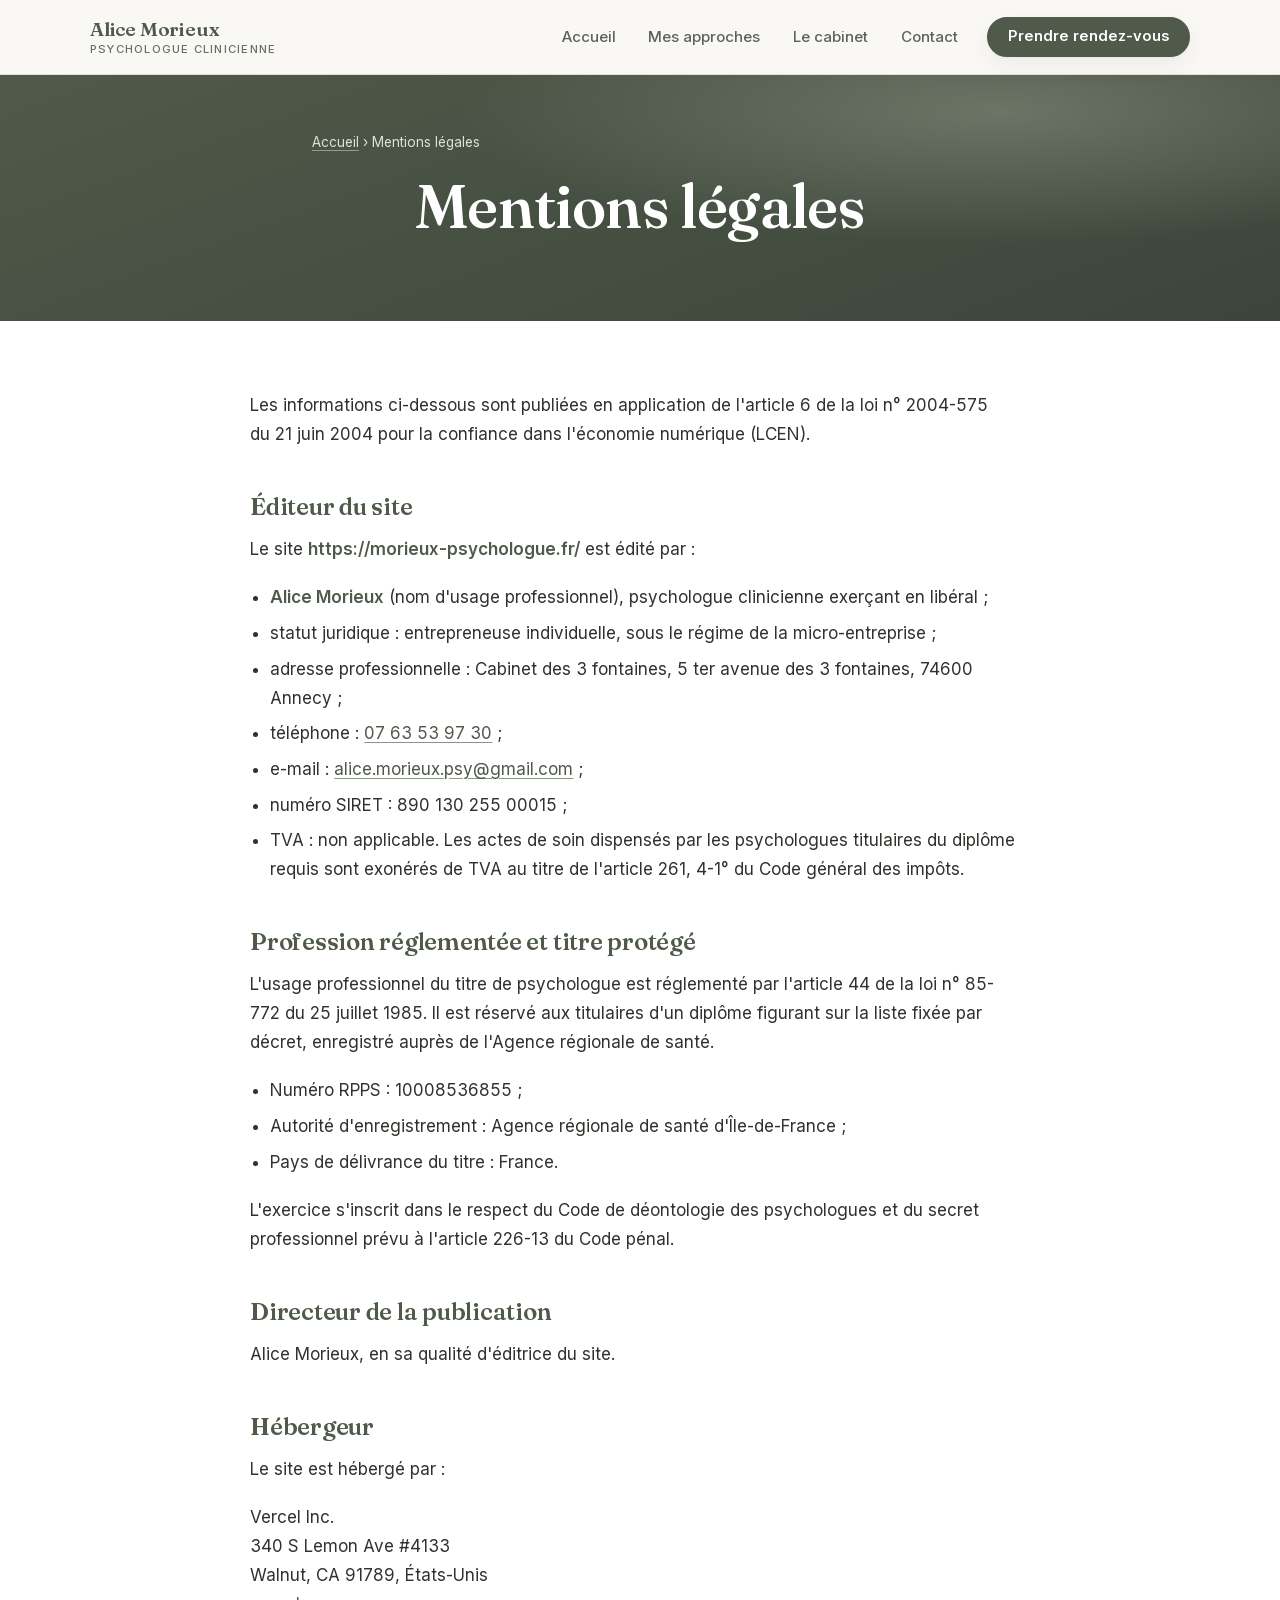
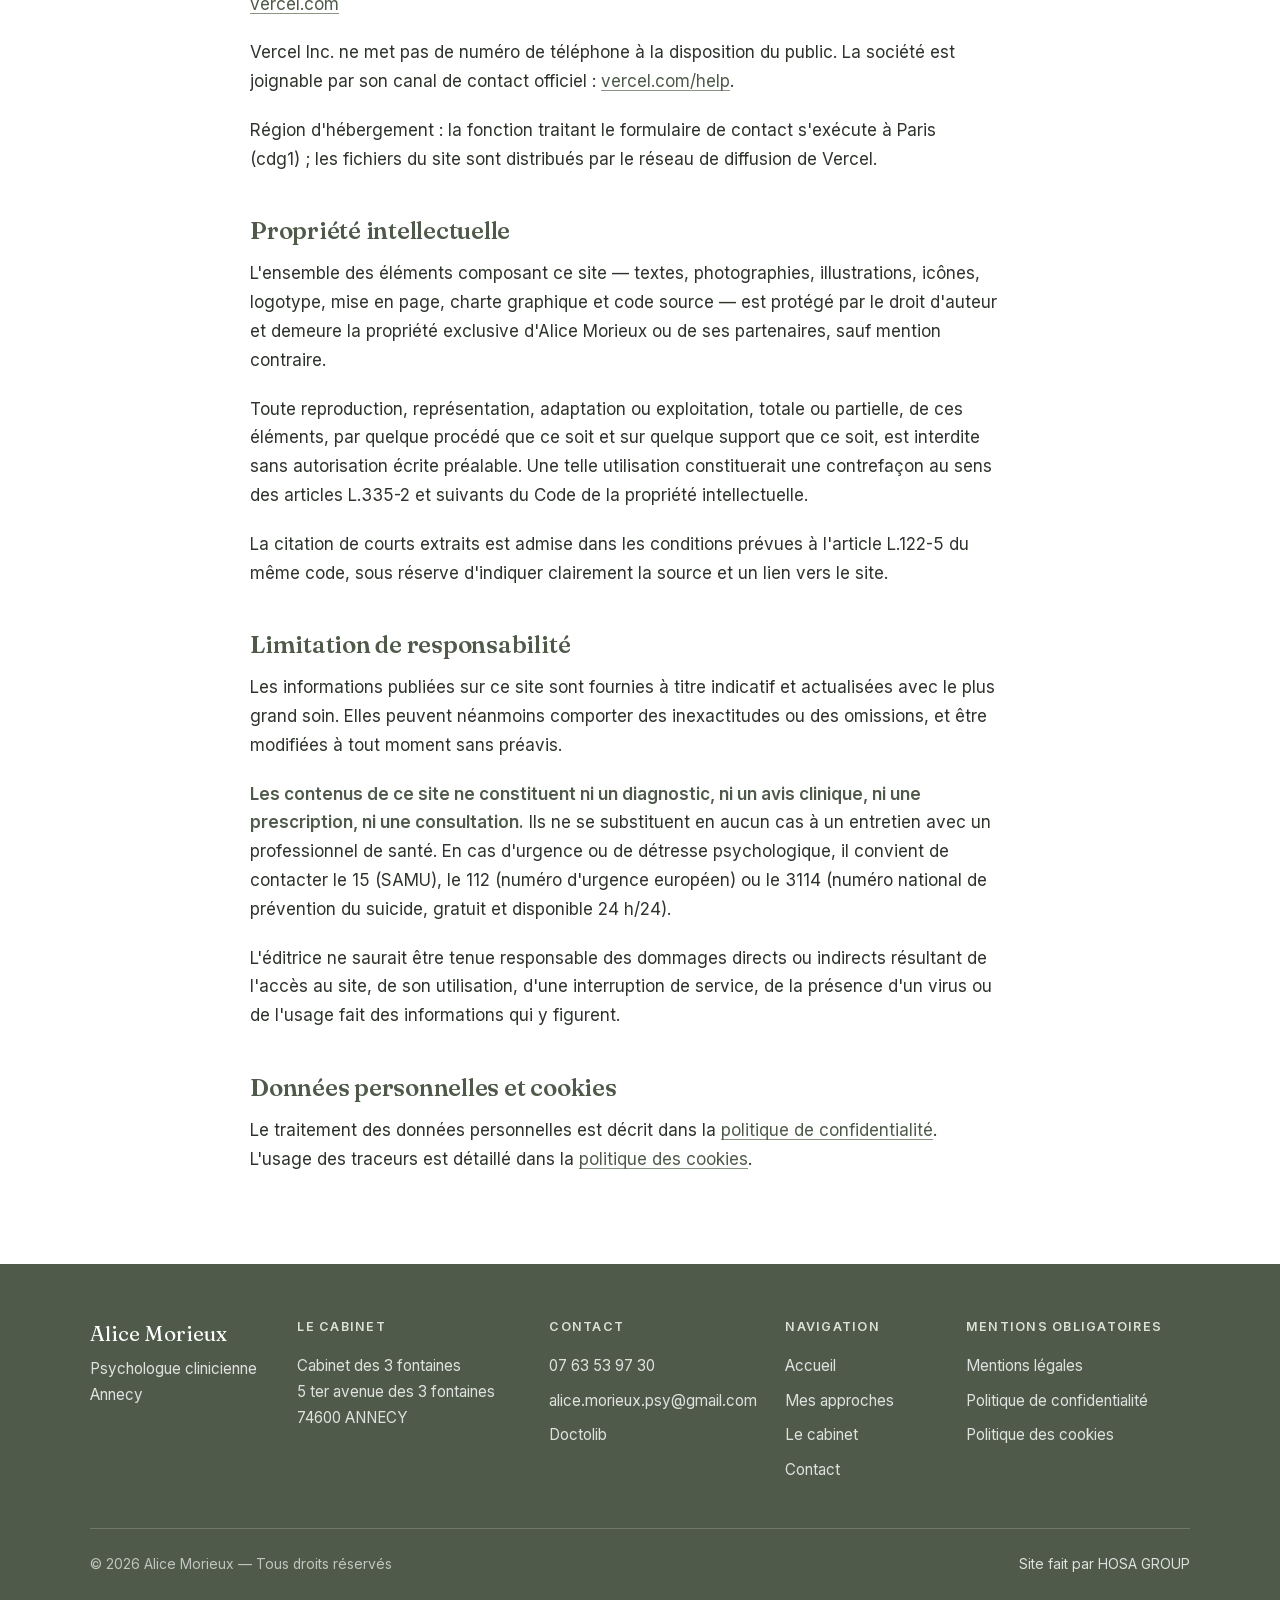
<file: mentions-legales.html>
<!DOCTYPE html>
<html lang="fr">

<head>
  <meta charset="utf-8">
  <meta name="viewport" content="width=device-width, initial-scale=1">
  <title>Mentions légales — Alice Morieux, psychologue à Annecy</title>
  <meta name="description" content="Mentions légales du site d'Alice Morieux, psychologue clinicienne à Annecy.">
  <meta name="robots" content="noindex, follow">
  <link rel="canonical" href="https://morieux-psychologue.fr/mentions-legales">
  <link rel="icon" href="assets/favicon.svg" type="image/svg+xml">
  <link rel="preload" href="assets/fonts/fraunces-latin.woff2" as="font" type="font/woff2" crossorigin>
  <link rel="preload" href="assets/fonts/inter-latin.woff2" as="font" type="font/woff2" crossorigin>
  <link rel="stylesheet" href="css/fonts.css">
  <link rel="stylesheet" href="css/styles.css">
  <noscript>
    <style>
      .reveal {
        opacity: 1;
        transform: none
      }
    </style>
  </noscript>
</head>

<body>

  <a class="skip-link" href="#contenu">Aller au contenu principal</a>

  <header class="site-header">
    <div class="conteneur site-header__inner">
      <a class="logo" href="/">
        <span class="logo__nom">Alice Morieux</span>
        <span class="logo__role">Psychologue clinicienne</span>
      </a>

      <button class="burger" type="button" aria-expanded="false" aria-controls="nav-principale"
        aria-label="Ouvrir le menu">
        <span class="burger__barre"></span>
        <span class="burger__barre"></span>
        <span class="burger__barre"></span>
      </button>

      <nav class="nav" id="nav-principale" aria-label="Navigation principale">
        <a class="nav__lien" href="/">Accueil</a>
        <a class="nav__lien" href="/approches">Mes approches</a>
        <a class="nav__lien" href="/cabinet">Le cabinet</a>
        <a class="nav__lien" href="/contact">Contact</a>
        <a class="btn btn--principal nav__cta" href="https://www.doctolib.fr/psychologue/annecy/alice-morieux"
          target="_blank" rel="noopener">Prendre rendez-vous</a>
      </nav>
    </div>
  </header>

  <main id="contenu">

    <section class="hero hero--page">
      <div class="conteneur">
        <p class="fil-ariane"><a href="/">Accueil</a> <span aria-hidden="true">›</span> Mentions légales</p>
        <h1>Mentions légales</h1>
      </div>
    </section>

    <section class="section section--blanc">
      <div class="conteneur conteneur--etroit texte-legal">

        <p>Les informations ci-dessous sont publiées en application de l'article 6 de la loi
          n°&nbsp;2004-575 du 21 juin 2004 pour la confiance dans l'économie numérique (LCEN).</p>

        <h2>Éditeur du site</h2>

        <p>Le site <strong>https://morieux-psychologue.fr/</strong> est édité par&nbsp;:</p>

        <ul>
          <li><strong>Alice Morieux</strong> (nom d'usage professionnel), psychologue
            clinicienne exerçant en libéral&nbsp;;</li>
          <li>statut juridique&nbsp;: entrepreneuse individuelle, sous le régime de la
            micro-entreprise&nbsp;;</li>
          <li>adresse professionnelle&nbsp;: Cabinet des 3 fontaines, 5 ter avenue des 3 fontaines,
            74600 Annecy&nbsp;;</li>
          <li>téléphone&nbsp;: <a href="tel:+33763539730">07 63 53 97 30</a>&nbsp;;</li>
          <li>e-mail&nbsp;: <a href="mailto:alice.morieux.psy@gmail.com">alice.morieux.psy@gmail.com</a>&nbsp;;</li>
          <li>numéro SIRET&nbsp;: 890&nbsp;130&nbsp;255&nbsp;00015&nbsp;;</li>
          <li>TVA&nbsp;: non applicable. Les actes de soin dispensés par les psychologues
            titulaires du diplôme requis sont exonérés de TVA au titre de l'article 261, 4-1°
            du Code général des impôts.</li>
        </ul>

        <h2>Profession réglementée et titre protégé</h2>

        <p>L'usage professionnel du titre de psychologue est réglementé par l'article 44 de la loi
          n°&nbsp;85-772 du 25 juillet 1985. Il est réservé aux titulaires d'un diplôme figurant sur
          la liste fixée par décret, enregistré auprès de l'Agence régionale de santé.</p>

        <ul>
          <li>Numéro RPPS&nbsp;: 10008536855&nbsp;;</li>
          <li>Autorité d'enregistrement&nbsp;: Agence régionale de santé
            d'Île-de-France&nbsp;;</li>
          <li>Pays de délivrance du titre&nbsp;: France.</li>
        </ul>

        <p>L'exercice s'inscrit dans le respect du Code de déontologie des psychologues et du secret
          professionnel prévu à l'article 226-13 du Code pénal.</p>

        <h2>Directeur de la publication</h2>

        <p>Alice Morieux, en sa qualité d'éditrice du site.</p>

        <h2>Hébergeur</h2>

        <p>Le site est hébergé par&nbsp;:</p>

        <p>Vercel Inc.<br>
          340 S Lemon Ave #4133<br>
          Walnut, CA 91789, États-Unis<br>
          <a href="https://vercel.com" target="_blank" rel="noopener">vercel.com</a>
        </p>

        <p>Vercel Inc. ne met pas de numéro de téléphone à la disposition du public. La société
          est joignable par son canal de contact officiel&nbsp;:
          <a href="https://vercel.com/help" target="_blank" rel="noopener">vercel.com/help</a>.
        </p>

        <p>Région d'hébergement&nbsp;: la fonction traitant le formulaire de contact s'exécute
          à Paris (cdg1)&nbsp;; les fichiers du site sont distribués par le réseau de diffusion
          de Vercel.
        </p>

        <h2>Propriété intellectuelle</h2>

        <p>L'ensemble des éléments composant ce site — textes, photographies, illustrations,
          icônes, logotype, mise en page, charte graphique et code source — est protégé par le
          droit d'auteur et demeure la propriété exclusive d'Alice Morieux ou de ses
          partenaires, sauf mention contraire.</p>

        <p>Toute reproduction, représentation, adaptation ou exploitation, totale ou partielle,
          de ces éléments, par quelque procédé que ce soit et sur quelque support que ce soit,
          est interdite sans autorisation écrite préalable. Une telle utilisation constituerait
          une contrefaçon au sens des articles L.335-2 et suivants du Code de la propriété
          intellectuelle.</p>

        <p>La citation de courts extraits est admise dans les conditions prévues à l'article
          L.122-5 du même code, sous réserve d'indiquer clairement la source et un lien vers le
          site.</p>

        <h2>Limitation de responsabilité</h2>

        <p>Les informations publiées sur ce site sont fournies à titre indicatif et actualisées
          avec le plus grand soin. Elles peuvent néanmoins comporter des inexactitudes ou des
          omissions, et être modifiées à tout moment sans préavis.</p>

        <p><strong>Les contenus de ce site ne constituent ni un diagnostic, ni un avis clinique,
            ni une prescription, ni une consultation.</strong> Ils ne se substituent en aucun cas à
          un entretien avec un professionnel de santé. En cas d'urgence ou de détresse
          psychologique, il convient de contacter le 15 (SAMU), le 112 (numéro d'urgence
          européen) ou le 3114 (numéro national de prévention du suicide, gratuit et disponible
          24&nbsp;h/24).</p>

        <p>L'éditrice ne saurait être tenue responsable des dommages directs ou indirects
          résultant de l'accès au site, de son utilisation, d'une interruption de service, de la
          présence d'un virus ou de l'usage fait des informations qui y figurent.</p>

        <h2>Données personnelles et cookies</h2>

        <p>Le traitement des données personnelles est décrit dans la
          <a href="/politique-de-confidentialite">politique de confidentialité</a>. L'usage
          des traceurs est détaillé dans la
          <a href="/politique-des-cookies">politique des cookies</a>.
        </p>

      </div>
    </section>

  </main>

  <footer class="site-footer">
    <div class="conteneur">
      <div class="footer__grille">
        <div>
          <p class="footer__nom">Alice Morieux</p>
          <p>Psychologue clinicienne<br>Annecy</p>
        </div>
        <div>
          <p class="footer__titre">Le cabinet</p>
          <address class="footer__adresse" style="font-style:normal">
            Cabinet des 3 fontaines<br>
            5 ter avenue des 3 fontaines<br>
            74600 ANNECY
          </address>
        </div>
        <div>
          <p class="footer__titre">Contact</p>
          <ul class="footer__liste">
            <li><a href="tel:+33763539730">07 63 53 97 30</a></li>
            <li><a href="mailto:alice.morieux.psy@gmail.com">alice.morieux.psy@gmail.com</a></li>
            <li><a href="https://www.doctolib.fr/psychologue/annecy/alice-morieux" target="_blank"
                rel="noopener">Doctolib</a></li>
          </ul>
        </div>
        <div>
          <p class="footer__titre">Navigation</p>
          <ul class="footer__liste">
            <li><a href="/">Accueil</a></li>
            <li><a href="/approches">Mes approches</a></li>
            <li><a href="/cabinet">Le cabinet</a></li>
            <li><a href="/contact">Contact</a></li>
          </ul>
        </div>
        <div>
          <p class="footer__titre">Mentions obligatoires</p>
          <ul class="footer__liste">
            <li><a href="/mentions-legales">Mentions légales</a></li>
            <li><a href="/politique-de-confidentialite">Politique de confidentialité</a></li>
            <li><a href="/politique-des-cookies">Politique des cookies</a></li>
          </ul>
        </div>
      </div>
      <div class="footer__bas">
        <p style="margin:0">© <span data-annee>2026</span> Alice Morieux — Tous droits réservés</p>
        <p style="margin:0"><a href="https://hosa-group.fr/" target="_blank" rel="noopener">Site fait par HOSA GROUP</a>
        </p>
      </div>
    </div>
  </footer>

  <script src="js/main.js"></script>
</body>

</html>
</file>
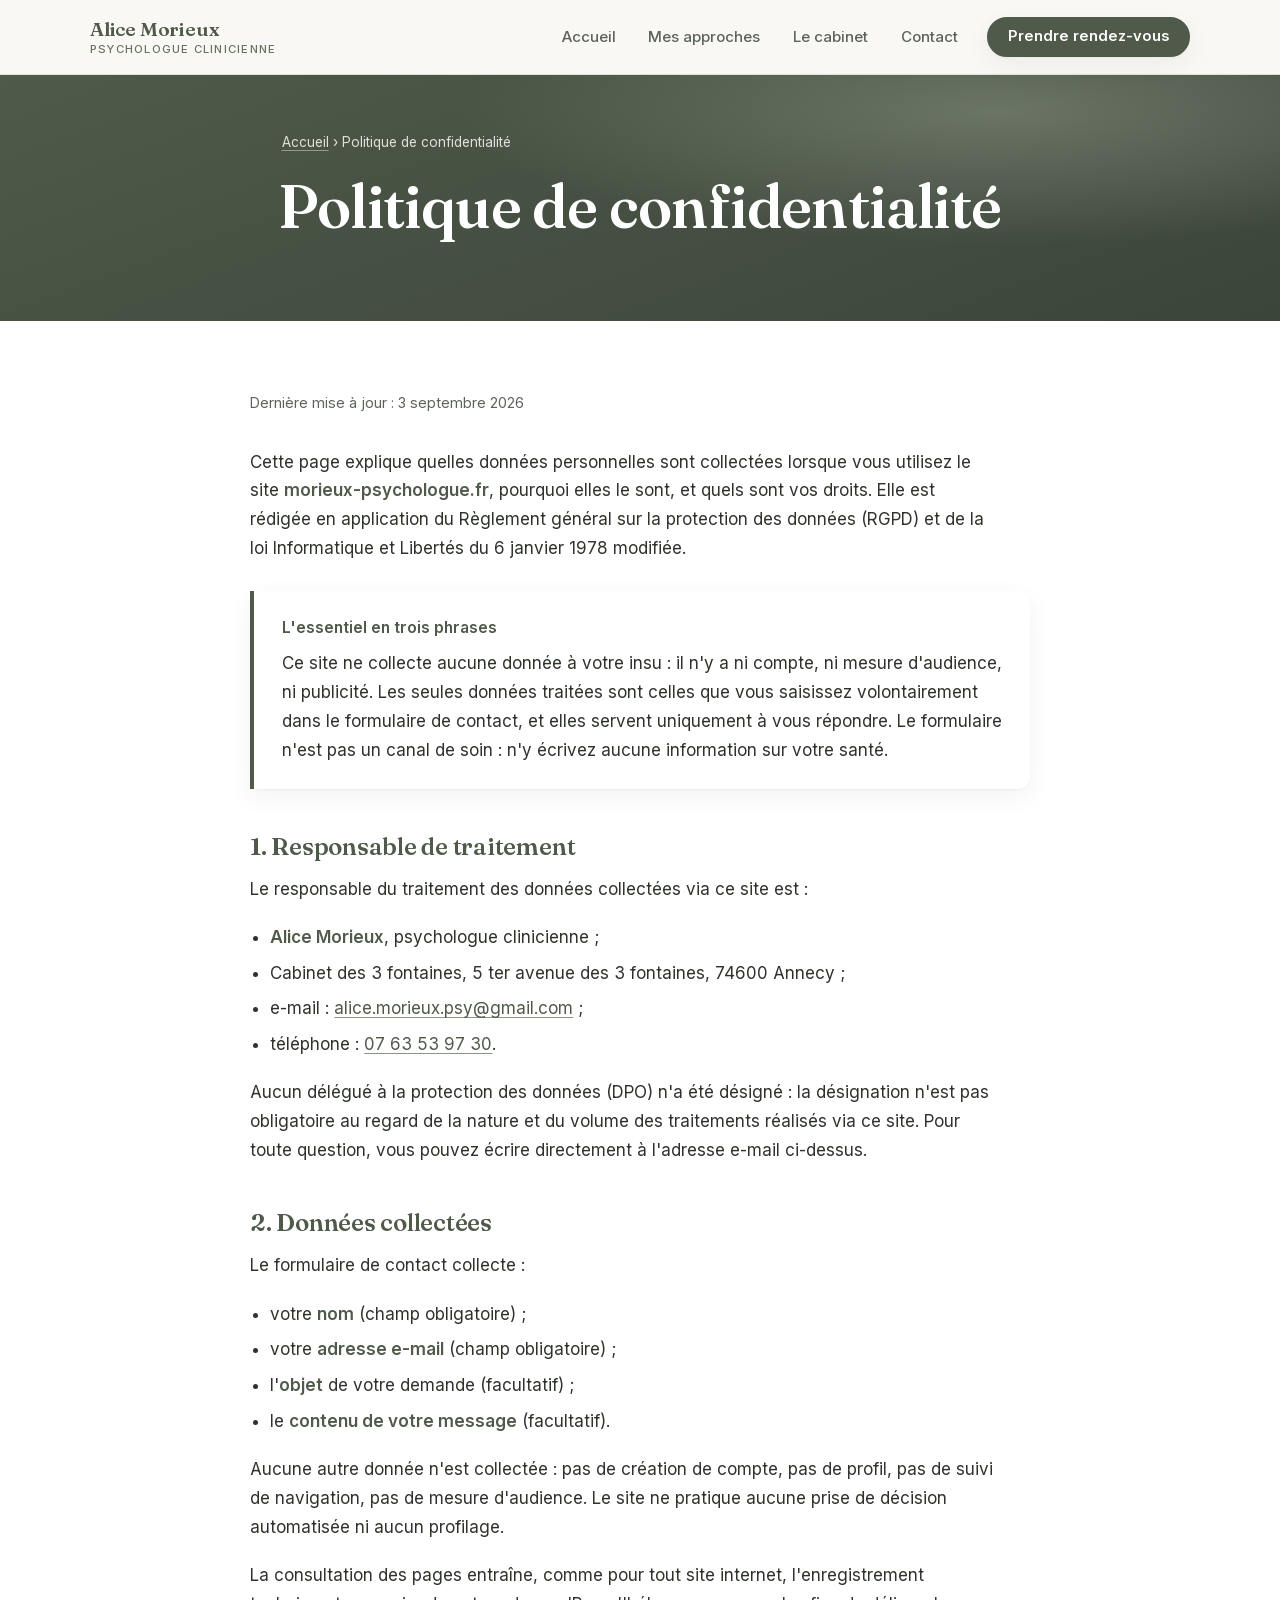
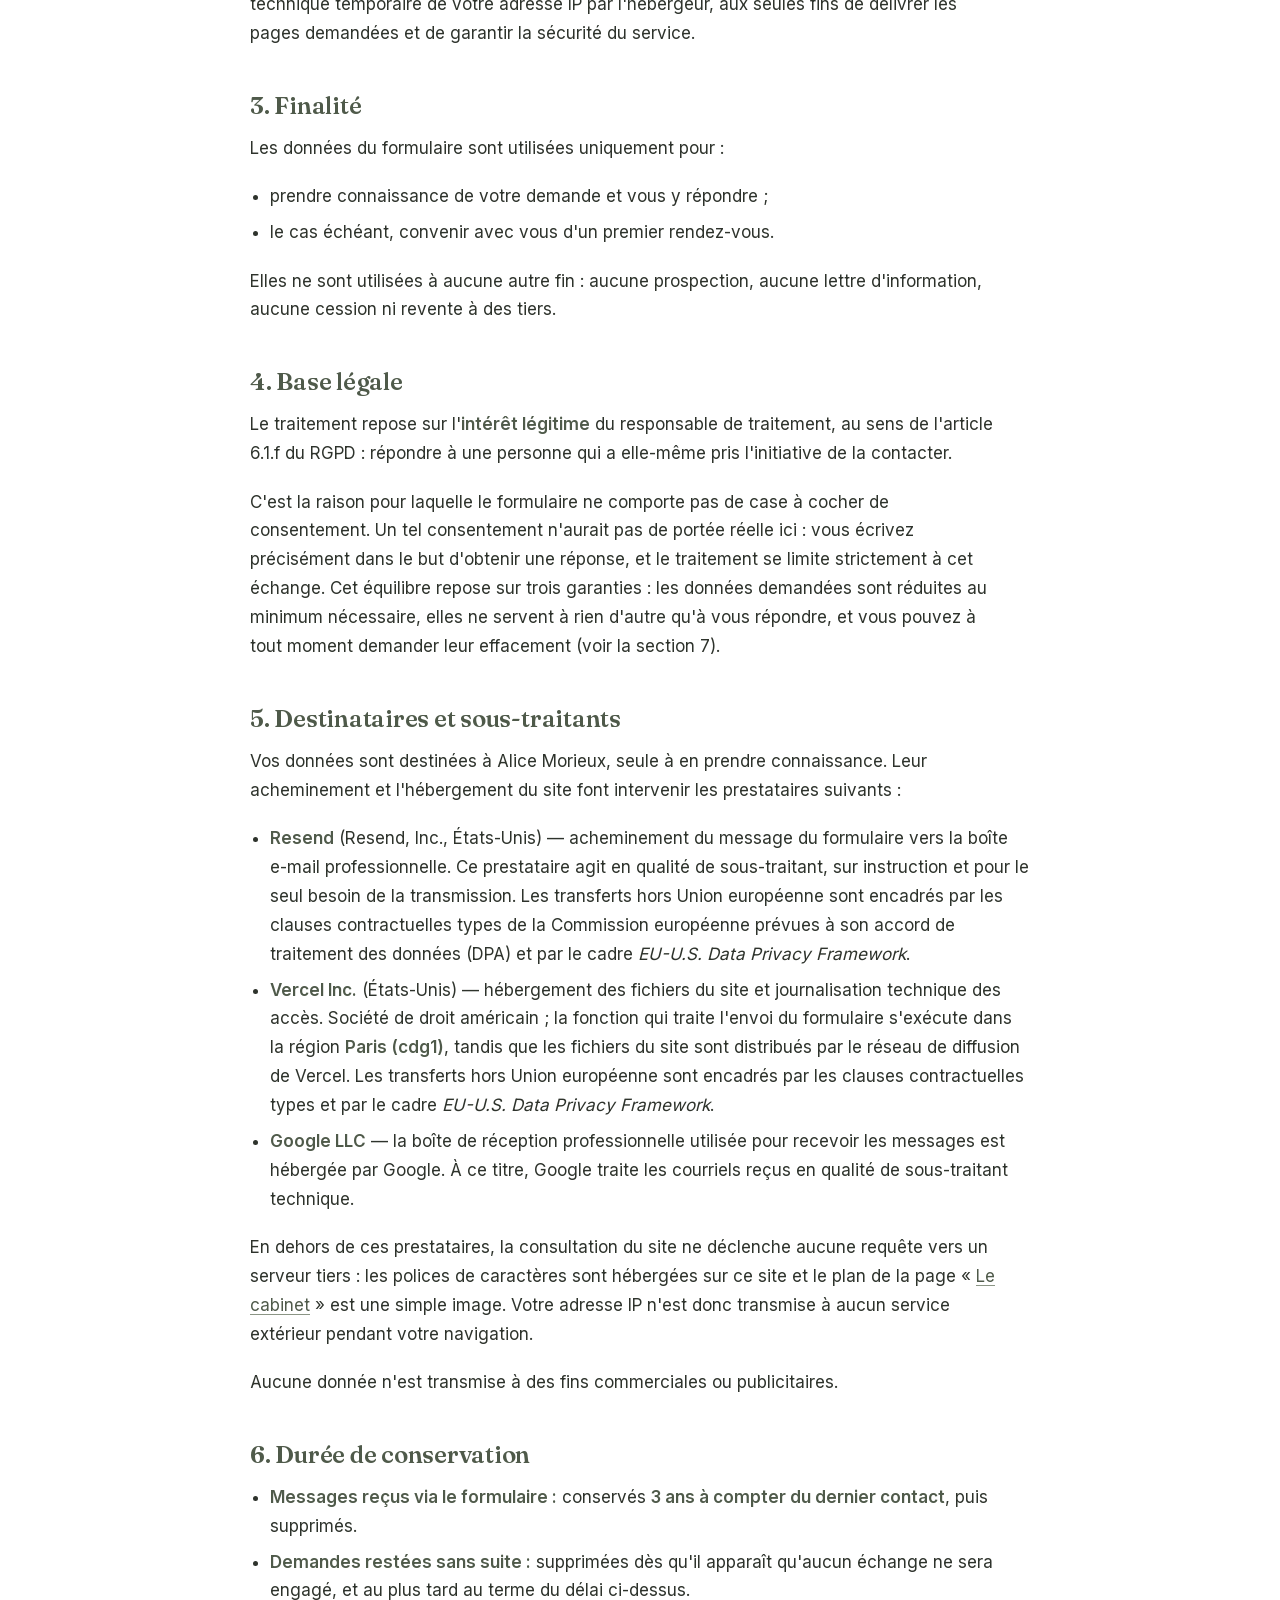
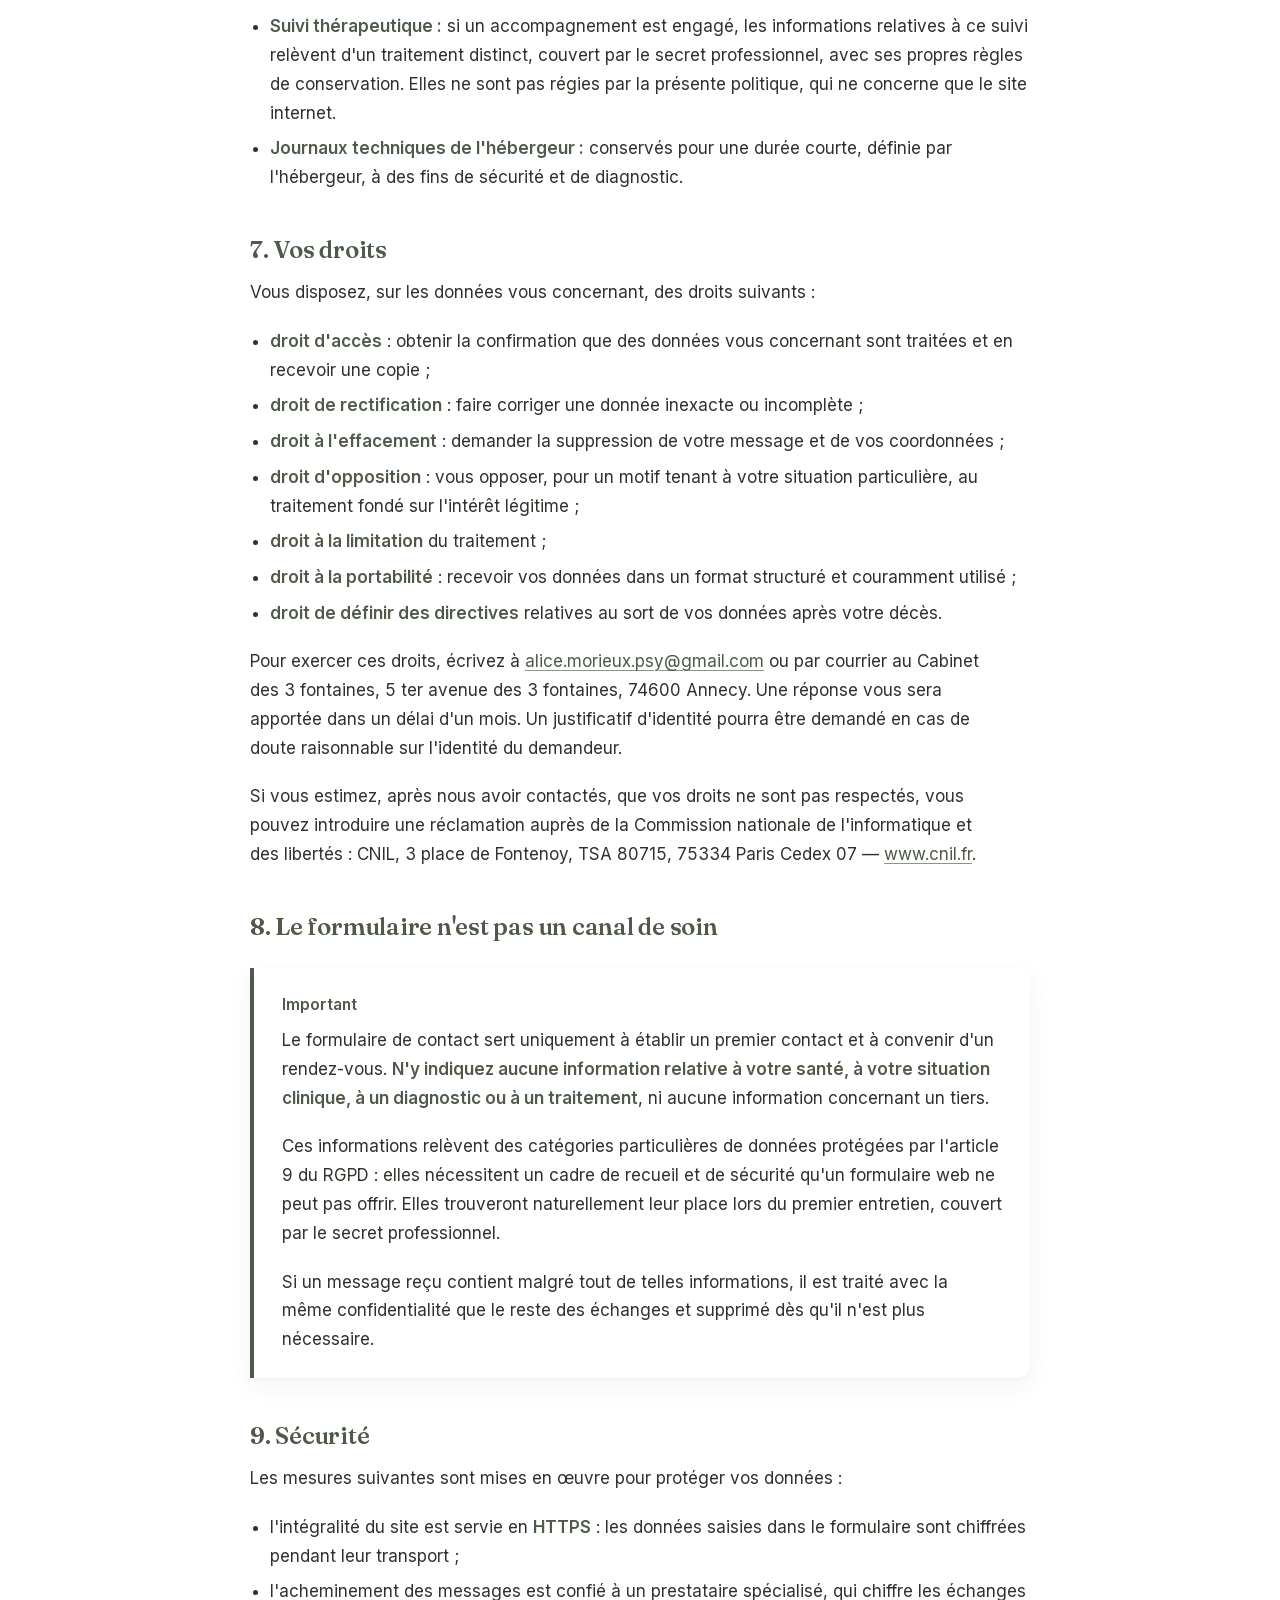
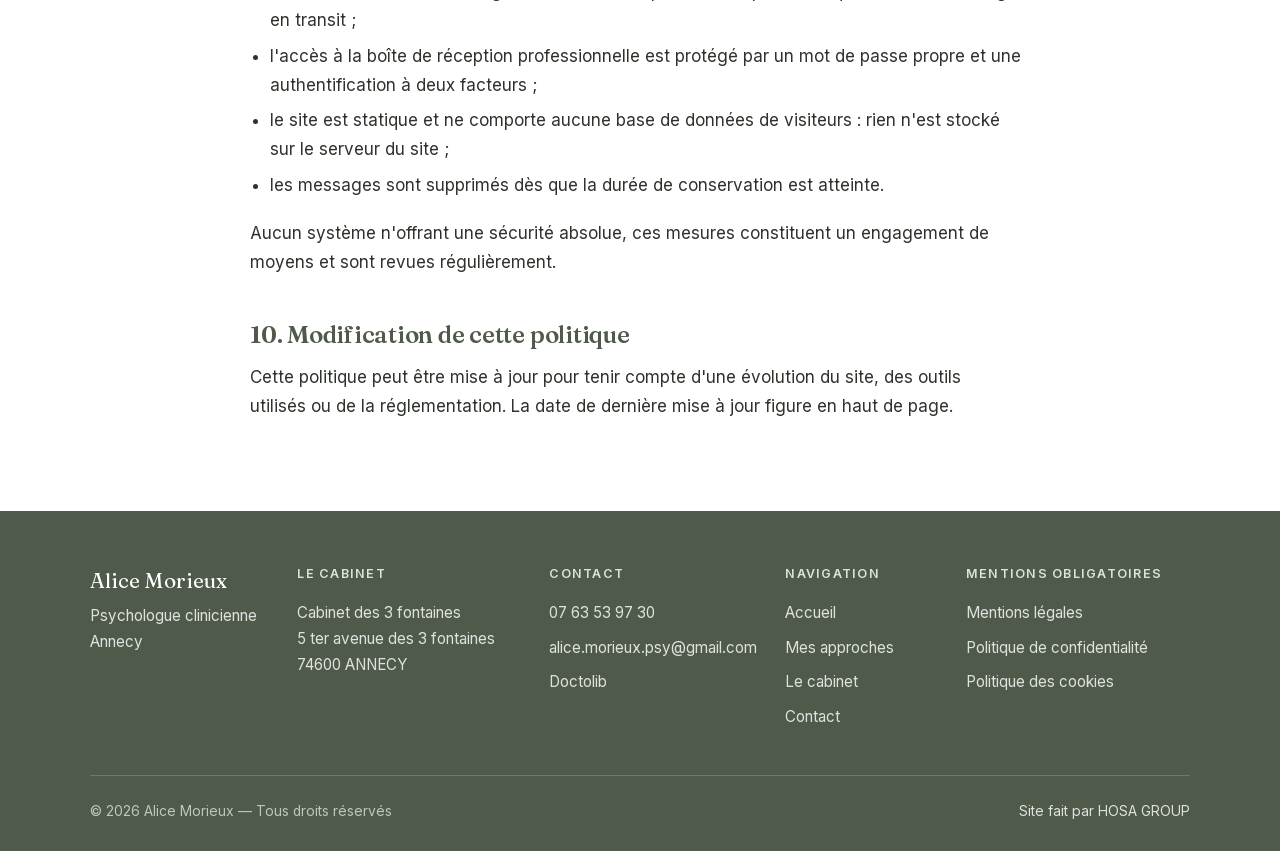
<file: politique-de-confidentialite.html>
<!DOCTYPE html>
<html lang="fr">

<head>
  <meta charset="utf-8">
  <meta name="viewport" content="width=device-width, initial-scale=1">
  <title>Politique de confidentialité — Alice Morieux, psychologue à Annecy</title>
  <meta name="description"
    content="Politique de confidentialité du site d'Alice Morieux, psychologue clinicienne à Annecy.">
  <meta name="robots" content="noindex, follow">
  <link rel="canonical" href="https://morieux-psychologue.fr/politique-de-confidentialite">
  <link rel="icon" href="assets/favicon.svg" type="image/svg+xml">
  <link rel="preload" href="assets/fonts/fraunces-latin.woff2" as="font" type="font/woff2" crossorigin>
  <link rel="preload" href="assets/fonts/inter-latin.woff2" as="font" type="font/woff2" crossorigin>
  <link rel="stylesheet" href="css/fonts.css">
  <link rel="stylesheet" href="css/styles.css">
  <noscript>
    <style>
      .reveal {
        opacity: 1;
        transform: none
      }
    </style>
  </noscript>
</head>

<body>

  <a class="skip-link" href="#contenu">Aller au contenu principal</a>

  <header class="site-header">
    <div class="conteneur site-header__inner">
      <a class="logo" href="/">
        <span class="logo__nom">Alice Morieux</span>
        <span class="logo__role">Psychologue clinicienne</span>
      </a>

      <button class="burger" type="button" aria-expanded="false" aria-controls="nav-principale"
        aria-label="Ouvrir le menu">
        <span class="burger__barre"></span>
        <span class="burger__barre"></span>
        <span class="burger__barre"></span>
      </button>

      <nav class="nav" id="nav-principale" aria-label="Navigation principale">
        <a class="nav__lien" href="/">Accueil</a>
        <a class="nav__lien" href="/approches">Mes approches</a>
        <a class="nav__lien" href="/cabinet">Le cabinet</a>
        <a class="nav__lien" href="/contact">Contact</a>
        <a class="btn btn--principal nav__cta" href="https://www.doctolib.fr/psychologue/annecy/alice-morieux"
          target="_blank" rel="noopener">Prendre rendez-vous</a>
      </nav>
    </div>
  </header>

  <main id="contenu">

    <section class="hero hero--page">
      <div class="conteneur">
        <p class="fil-ariane"><a href="/">Accueil</a> <span aria-hidden="true">›</span> Politique de
          confidentialité</p>
        <h1>Politique de confidentialité</h1>
      </div>
    </section>

    <section class="section section--blanc">
      <div class="conteneur conteneur--etroit texte-legal">

        <p class="texte-legal__maj">Dernière mise à jour&nbsp;: 3 septembre 2026</p>

        <p>Cette page explique quelles données personnelles sont collectées lorsque vous
          utilisez le site <strong>morieux-psychologue.fr</strong>, pourquoi elles le sont, et
          quels sont vos droits. Elle est rédigée en application du Règlement général sur la
          protection des données (RGPD) et de la loi Informatique et Libertés du 6 janvier 1978
          modifiée.</p>

        <div class="encadre encadre--accent">
          <p class="encadre__titre">L'essentiel en trois phrases</p>
          <p>Ce site ne collecte aucune donnée à votre insu&nbsp;: il n'y a ni compte, ni
            mesure d'audience, ni publicité. Les seules données traitées sont celles que vous
            saisissez volontairement dans le formulaire de contact, et elles servent uniquement
            à vous répondre. Le formulaire n'est pas un canal de soin&nbsp;: n'y écrivez aucune
            information sur votre santé.</p>
        </div>

        <h2>1. Responsable de traitement</h2>

        <p>Le responsable du traitement des données collectées via ce site est&nbsp;:</p>

        <ul>
          <li><strong>Alice Morieux</strong>, psychologue clinicienne&nbsp;;</li>
          <li>Cabinet des 3 fontaines, 5 ter avenue des 3 fontaines, 74600 Annecy&nbsp;;</li>
          <li>e-mail&nbsp;: <a href="mailto:alice.morieux.psy@gmail.com">alice.morieux.psy@gmail.com</a>&nbsp;;</li>
          <li>téléphone&nbsp;: <a href="tel:+33763539730">07 63 53 97 30</a>.</li>
        </ul>

        <p>Aucun délégué à la protection des données (DPO) n'a été désigné&nbsp;: la
          désignation n'est pas obligatoire au regard de la nature et du volume des traitements
          réalisés via ce site. Pour toute question, vous pouvez écrire directement à l'adresse
          e-mail ci-dessus.</p>

        <h2>2. Données collectées</h2>

        <p>Le formulaire de contact collecte&nbsp;:</p>

        <ul>
          <li>votre <strong>nom</strong> (champ obligatoire)&nbsp;;</li>
          <li>votre <strong>adresse e-mail</strong> (champ obligatoire)&nbsp;;</li>
          <li>l'<strong>objet</strong> de votre demande (facultatif)&nbsp;;</li>
          <li>le <strong>contenu de votre message</strong> (facultatif).</li>
        </ul>

        <p>Aucune autre donnée n'est collectée&nbsp;: pas de création de compte, pas de profil,
          pas de suivi de navigation, pas de mesure d'audience. Le site ne pratique aucune prise
          de décision automatisée ni aucun profilage.</p>

        <p>La consultation des pages entraîne, comme pour tout site internet, l'enregistrement
          technique temporaire de votre adresse IP par l'hébergeur, aux seules fins de délivrer
          les pages demandées et de garantir la sécurité du service.</p>

        <h2>3. Finalité</h2>

        <p>Les données du formulaire sont utilisées uniquement pour&nbsp;:</p>

        <ul>
          <li>prendre connaissance de votre demande et vous y répondre&nbsp;;</li>
          <li>le cas échéant, convenir avec vous d'un premier rendez-vous.</li>
        </ul>

        <p>Elles ne sont utilisées à aucune autre fin&nbsp;: aucune prospection, aucune lettre
          d'information, aucune cession ni revente à des tiers.</p>

        <h2>4. Base légale</h2>

        <p>Le traitement repose sur l'<strong>intérêt légitime</strong> du responsable de
          traitement, au sens de l'article 6.1.f du RGPD&nbsp;: répondre à une personne qui a
          elle-même pris l'initiative de la contacter.</p>

        <p>C'est la raison pour laquelle le formulaire ne comporte pas de case à cocher de
          consentement. Un tel consentement n'aurait pas de portée réelle ici&nbsp;: vous
          écrivez précisément dans le but d'obtenir une réponse, et le traitement se limite
          strictement à cet échange. Cet équilibre repose sur trois garanties&nbsp;: les données
          demandées sont réduites au minimum nécessaire, elles ne servent à rien d'autre qu'à
          vous répondre, et vous pouvez à tout moment demander leur effacement (voir la
          section&nbsp;7).</p>

        <h2>5. Destinataires et sous-traitants</h2>

        <p>Vos données sont destinées à Alice Morieux, seule à en prendre connaissance. Leur
          acheminement et l'hébergement du site font intervenir les prestataires
          suivants&nbsp;:</p>

        <ul>
          <li><strong>Resend</strong> (Resend, Inc., États-Unis) — acheminement du message du
            formulaire vers la boîte e-mail professionnelle. Ce prestataire agit en qualité de
            sous-traitant, sur instruction et pour le seul besoin de la transmission. Les
            transferts hors Union européenne sont encadrés par les clauses contractuelles types
            de la Commission européenne prévues à son accord de traitement des données (DPA) et
            par le cadre <em>EU-U.S. Data Privacy Framework</em>.</li>
          <li><strong>Vercel Inc.</strong> (États-Unis) — hébergement des fichiers du site et
            journalisation technique des accès. Société de droit américain&nbsp;; la fonction qui traite
            l'envoi du formulaire s'exécute dans la région <strong>Paris (cdg1)</strong>, tandis que
            les fichiers du site sont distribués par le réseau de diffusion de Vercel. Les
            transferts hors Union européenne sont encadrés par les clauses contractuelles types
            et par le cadre <em>EU-U.S. Data Privacy Framework</em>.
          </li>
          <li><strong>Google LLC</strong> — la boîte de réception professionnelle utilisée pour
            recevoir les messages est hébergée par Google. À ce titre, Google traite les
            courriels reçus en qualité de sous-traitant technique.
          </li>
        </ul>

        <p>En dehors de ces prestataires, la consultation du site ne déclenche aucune requête
          vers un serveur tiers&nbsp;: les polices de caractères sont hébergées sur ce site et le
          plan de la page «&nbsp;<a href="/cabinet">Le cabinet</a>&nbsp;» est une simple
          image. Votre adresse IP n'est donc transmise à aucun service extérieur pendant votre
          navigation.</p>

        <p>Aucune donnée n'est transmise à des fins commerciales ou publicitaires.</p>

        <h2>6. Durée de conservation</h2>

        <ul>
          <li><strong>Messages reçus via le formulaire&nbsp;:</strong> conservés
            <strong>3&nbsp;ans à compter du dernier contact</strong>, puis supprimés.
          </li>
          <li><strong>Demandes restées sans suite&nbsp;:</strong> supprimées dès qu'il apparaît
            qu'aucun échange ne sera engagé, et au plus tard au terme du délai ci-dessus.</li>
          <li><strong>Suivi thérapeutique&nbsp;:</strong> si un accompagnement est engagé, les
            informations relatives à ce suivi relèvent d'un traitement distinct, couvert par le
            secret professionnel, avec ses propres règles de conservation. Elles ne sont pas
            régies par la présente politique, qui ne concerne que le site internet.</li>
          <li><strong>Journaux techniques de l'hébergeur&nbsp;:</strong> conservés pour une durée
            courte, définie par l'hébergeur, à des fins de sécurité et de diagnostic.</li>
        </ul>

        <h2>7. Vos droits</h2>

        <p>Vous disposez, sur les données vous concernant, des droits suivants&nbsp;:</p>

        <ul>
          <li><strong>droit d'accès</strong>&nbsp;: obtenir la confirmation que des données vous
            concernant sont traitées et en recevoir une copie&nbsp;;</li>
          <li><strong>droit de rectification</strong>&nbsp;: faire corriger une donnée inexacte
            ou incomplète&nbsp;;</li>
          <li><strong>droit à l'effacement</strong>&nbsp;: demander la suppression de votre
            message et de vos coordonnées&nbsp;;</li>
          <li><strong>droit d'opposition</strong>&nbsp;: vous opposer, pour un motif tenant à
            votre situation particulière, au traitement fondé sur l'intérêt légitime&nbsp;;</li>
          <li><strong>droit à la limitation</strong> du traitement&nbsp;;</li>
          <li><strong>droit à la portabilité</strong>&nbsp;: recevoir vos données dans un format
            structuré et couramment utilisé&nbsp;;</li>
          <li><strong>droit de définir des directives</strong> relatives au sort de vos données
            après votre décès.</li>
        </ul>

        <p>Pour exercer ces droits, écrivez à
          <a href="mailto:alice.morieux.psy@gmail.com">alice.morieux.psy@gmail.com</a> ou par courrier au Cabinet des 3
          fontaines,
          5 ter avenue des 3 fontaines, 74600 Annecy. Une réponse vous sera apportée dans un
          délai d'un mois. Un justificatif d'identité pourra être demandé en cas de doute
          raisonnable sur l'identité du demandeur.
        </p>

        <p>Si vous estimez, après nous avoir contactés, que vos droits ne sont pas respectés,
          vous pouvez introduire une réclamation auprès de la Commission nationale de
          l'informatique et des libertés&nbsp;: CNIL, 3 place de Fontenoy, TSA 80715,
          75334 Paris Cedex 07 —
          <a href="https://www.cnil.fr" target="_blank" rel="noopener">www.cnil.fr</a>.
        </p>

        <h2>8. Le formulaire n'est pas un canal de soin</h2>

        <div class="encadre encadre--accent">
          <p class="encadre__titre">Important</p>
          <p>Le formulaire de contact sert uniquement à établir un premier contact et à convenir
            d'un rendez-vous. <strong>N'y indiquez aucune information relative à votre santé, à
              votre situation clinique, à un diagnostic ou à un traitement</strong>, ni aucune
            information concernant un tiers.</p>
          <p>Ces informations relèvent des catégories particulières de données protégées par
            l'article 9 du RGPD&nbsp;: elles nécessitent un cadre de recueil et de sécurité qu'un
            formulaire web ne peut pas offrir. Elles trouveront naturellement leur place lors du
            premier entretien, couvert par le secret professionnel.</p>
          <p>Si un message reçu contient malgré tout de telles informations, il est traité avec
            la même confidentialité que le reste des échanges et supprimé dès qu'il n'est plus
            nécessaire.</p>
        </div>

        <h2>9. Sécurité</h2>

        <p>Les mesures suivantes sont mises en œuvre pour protéger vos données&nbsp;:</p>

        <ul>
          <li>l'intégralité du site est servie en <strong>HTTPS</strong>&nbsp;: les données
            saisies dans le formulaire sont chiffrées pendant leur transport&nbsp;;</li>
          <li>l'acheminement des messages est confié à un prestataire spécialisé, qui chiffre
            les échanges en transit&nbsp;;</li>
          <li>l'accès à la boîte de réception professionnelle est protégé par un mot de passe
            propre et une authentification à deux facteurs&nbsp;;</li>
          <li>le site est statique et ne comporte aucune base de données de visiteurs&nbsp;: rien
            n'est stocké sur le serveur du site&nbsp;;</li>
          <li>les messages sont supprimés dès que la durée de conservation est atteinte.</li>
        </ul>

        <p>Aucun système n'offrant une sécurité absolue, ces mesures constituent un engagement de
          moyens et sont revues régulièrement.</p>

        <h2>10. Modification de cette politique</h2>

        <p>Cette politique peut être mise à jour pour tenir compte d'une évolution du site, des
          outils utilisés ou de la réglementation. La date de dernière mise à jour figure en haut
          de page.</p>
      </div>
    </section>

  </main>

  <footer class="site-footer">
    <div class="conteneur">
      <div class="footer__grille">
        <div>
          <p class="footer__nom">Alice Morieux</p>
          <p>Psychologue clinicienne<br>Annecy</p>
        </div>
        <div>
          <p class="footer__titre">Le cabinet</p>
          <address class="footer__adresse" style="font-style:normal">
            Cabinet des 3 fontaines<br>
            5 ter avenue des 3 fontaines<br>
            74600 ANNECY
          </address>
        </div>
        <div>
          <p class="footer__titre">Contact</p>
          <ul class="footer__liste">
            <li><a href="tel:+33763539730">07 63 53 97 30</a></li>
            <li><a href="mailto:alice.morieux.psy@gmail.com">alice.morieux.psy@gmail.com</a></li>
            <li><a href="https://www.doctolib.fr/psychologue/annecy/alice-morieux" target="_blank"
                rel="noopener">Doctolib</a></li>
          </ul>
        </div>
        <div>
          <p class="footer__titre">Navigation</p>
          <ul class="footer__liste">
            <li><a href="/">Accueil</a></li>
            <li><a href="/approches">Mes approches</a></li>
            <li><a href="/cabinet">Le cabinet</a></li>
            <li><a href="/contact">Contact</a></li>
          </ul>
        </div>
        <div>
          <p class="footer__titre">Mentions obligatoires</p>
          <ul class="footer__liste">
            <li><a href="/mentions-legales">Mentions légales</a></li>
            <li><a href="/politique-de-confidentialite">Politique de confidentialité</a></li>
            <li><a href="/politique-des-cookies">Politique des cookies</a></li>
          </ul>
        </div>
      </div>
      <div class="footer__bas">
        <p style="margin:0">© <span data-annee>2026</span> Alice Morieux — Tous droits réservés</p>
        <p style="margin:0"><a href="https://hosa-group.fr/" target="_blank" rel="noopener">Site fait par HOSA GROUP</a>
        </p>
      </div>
    </div>
  </footer>

  <script src="js/main.js"></script>
</body>

</html>
</file>
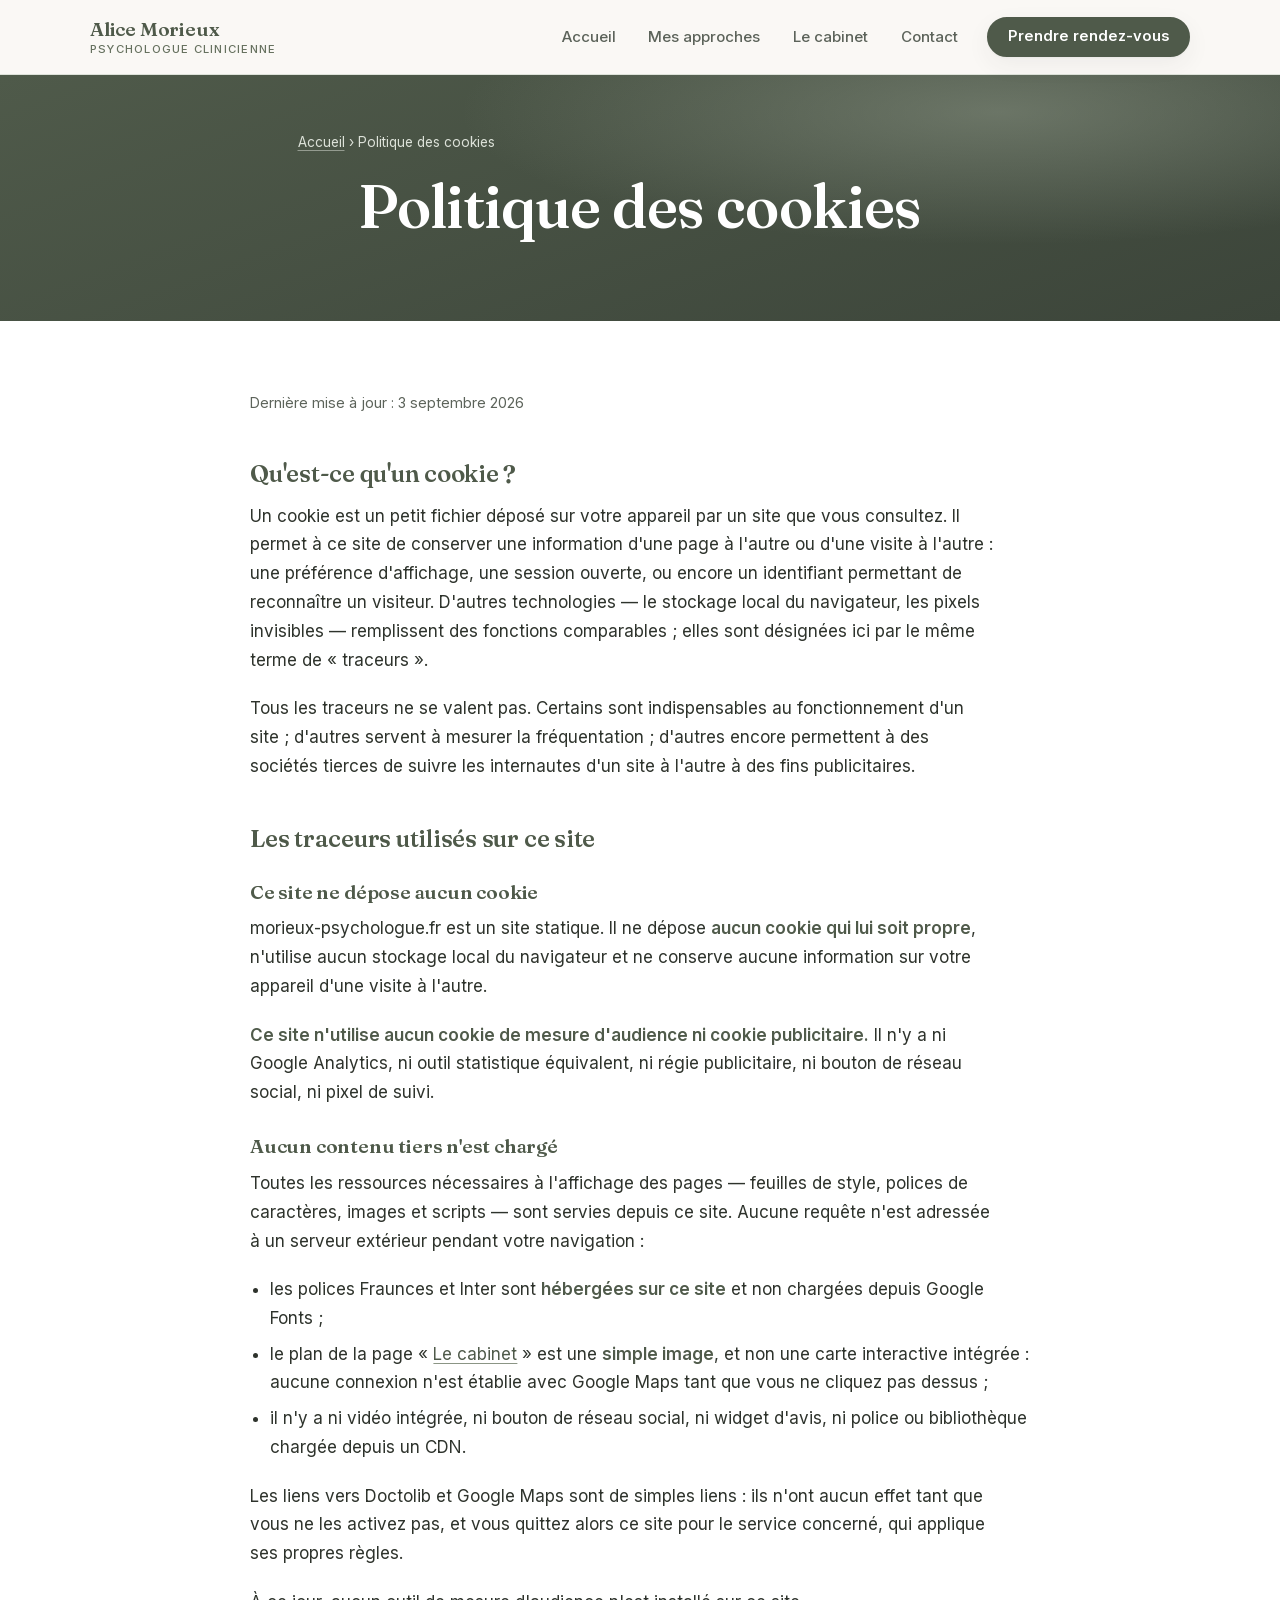
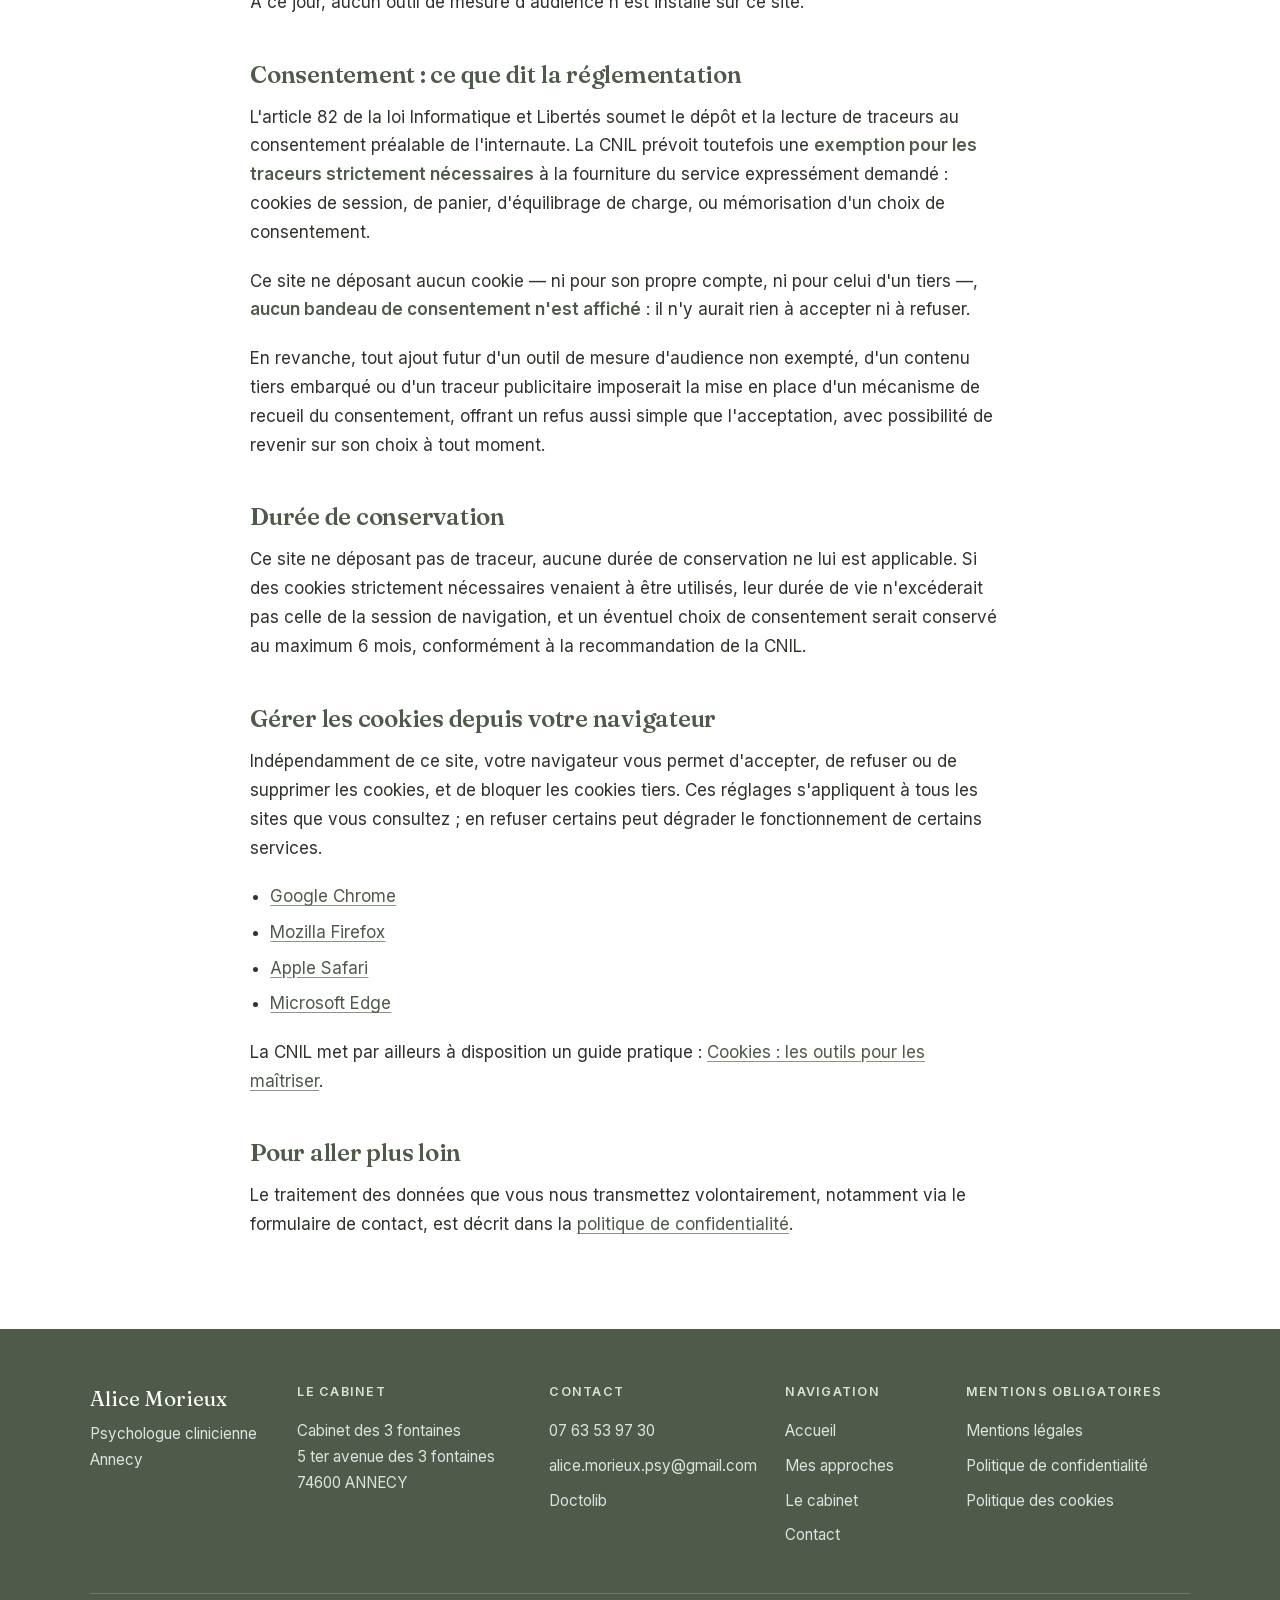
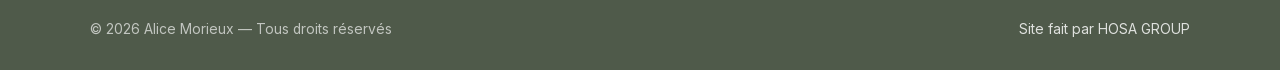
<file: politique-des-cookies.html>
<!DOCTYPE html>
<html lang="fr">
<head>
<meta charset="utf-8">
<meta name="viewport" content="width=device-width, initial-scale=1">
<title>Politique des cookies — Alice Morieux, psychologue à Annecy</title>
<meta name="description" content="Politique des cookies du site d'Alice Morieux, psychologue clinicienne à Annecy.">
<meta name="robots" content="noindex, follow">
<link rel="canonical" href="https://morieux-psychologue.fr/politique-des-cookies">
<link rel="icon" href="assets/favicon.svg" type="image/svg+xml">
<link rel="preload" href="assets/fonts/fraunces-latin.woff2" as="font" type="font/woff2" crossorigin>
<link rel="preload" href="assets/fonts/inter-latin.woff2" as="font" type="font/woff2" crossorigin>
<link rel="stylesheet" href="css/fonts.css">
<link rel="stylesheet" href="css/styles.css">
<noscript><style>.reveal{opacity:1;transform:none}</style></noscript>
</head>
<body>

<a class="skip-link" href="#contenu">Aller au contenu principal</a>

<header class="site-header">
  <div class="conteneur site-header__inner">
    <a class="logo" href="/">
      <span class="logo__nom">Alice Morieux</span>
      <span class="logo__role">Psychologue clinicienne</span>
    </a>

    <button class="burger" type="button" aria-expanded="false" aria-controls="nav-principale" aria-label="Ouvrir le menu">
      <span class="burger__barre"></span>
      <span class="burger__barre"></span>
      <span class="burger__barre"></span>
    </button>

    <nav class="nav" id="nav-principale" aria-label="Navigation principale">
      <a class="nav__lien" href="/">Accueil</a>
      <a class="nav__lien" href="/approches">Mes approches</a>
      <a class="nav__lien" href="/cabinet">Le cabinet</a>
      <a class="nav__lien" href="/contact">Contact</a>
      <a class="btn btn--principal nav__cta" href="https://www.doctolib.fr/psychologue/annecy/alice-morieux" target="_blank" rel="noopener">Prendre rendez-vous</a>
    </nav>
  </div>
</header>

<main id="contenu">

  <section class="hero hero--page">
    <div class="conteneur">
      <p class="fil-ariane"><a href="/">Accueil</a> <span aria-hidden="true">›</span> Politique des cookies</p>
      <h1>Politique des cookies</h1>
    </div>
  </section>

  <section class="section section--blanc">
    <div class="conteneur conteneur--etroit texte-legal">

      <p class="texte-legal__maj">Dernière mise à jour&nbsp;: 3 septembre 2026</p>

      <h2>Qu'est-ce qu'un cookie&nbsp;?</h2>

      <p>Un cookie est un petit fichier déposé sur votre appareil par un site que vous
        consultez. Il permet à ce site de conserver une information d'une page à l'autre ou
        d'une visite à l'autre&nbsp;: une préférence d'affichage, une session ouverte, ou
        encore un identifiant permettant de reconnaître un visiteur. D'autres technologies —
        le stockage local du navigateur, les pixels invisibles — remplissent des fonctions
        comparables&nbsp;; elles sont désignées ici par le même terme de «&nbsp;traceurs&nbsp;».</p>

      <p>Tous les traceurs ne se valent pas. Certains sont indispensables au fonctionnement
        d'un site&nbsp;; d'autres servent à mesurer la fréquentation&nbsp;; d'autres encore
        permettent à des sociétés tierces de suivre les internautes d'un site à l'autre à des
        fins publicitaires.</p>

      <h2>Les traceurs utilisés sur ce site</h2>

      <h3>Ce site ne dépose aucun cookie</h3>

      <p>morieux-psychologue.fr est un site statique. Il ne dépose <strong>aucun cookie qui
        lui soit propre</strong>, n'utilise aucun stockage local du navigateur et ne conserve
        aucune information sur votre appareil d'une visite à l'autre.</p>

      <p><strong>Ce site n'utilise aucun cookie de mesure d'audience ni cookie
        publicitaire.</strong> Il n'y a ni Google Analytics, ni outil statistique équivalent,
        ni régie publicitaire, ni bouton de réseau social, ni pixel de suivi.</p>

      <h3>Aucun contenu tiers n'est chargé</h3>

      <p>Toutes les ressources nécessaires à l'affichage des pages — feuilles de style,
        polices de caractères, images et scripts — sont servies depuis ce site. Aucune requête
        n'est adressée à un serveur extérieur pendant votre navigation&nbsp;:</p>

      <ul>
        <li>les polices Fraunces et Inter sont <strong>hébergées sur ce site</strong> et non
          chargées depuis Google Fonts&nbsp;;</li>
        <li>le plan de la page «&nbsp;<a href="/cabinet">Le cabinet</a>&nbsp;» est une
          <strong>simple image</strong>, et non une carte interactive intégrée&nbsp;: aucune
          connexion n'est établie avec Google Maps tant que vous ne cliquez pas dessus&nbsp;;</li>
        <li>il n'y a ni vidéo intégrée, ni bouton de réseau social, ni widget d'avis, ni police
          ou bibliothèque chargée depuis un CDN.</li>
      </ul>

      <p>Les liens vers Doctolib et Google Maps sont de simples liens&nbsp;: ils n'ont aucun
        effet tant que vous ne les activez pas, et vous quittez alors ce site pour le service
        concerné, qui applique ses propres règles.</p>

      <p>À ce jour, aucun outil de mesure d'audience n'est installé sur ce site.</p>

      <h2>Consentement&nbsp;: ce que dit la réglementation</h2>

      <p>L'article 82 de la loi Informatique et Libertés soumet le dépôt et la lecture de
        traceurs au consentement préalable de l'internaute. La CNIL prévoit toutefois une
        <strong>exemption pour les traceurs strictement nécessaires</strong> à la fourniture
        du service expressément demandé&nbsp;: cookies de session, de panier, d'équilibrage de
        charge, ou mémorisation d'un choix de consentement.</p>

      <p>Ce site ne déposant aucun cookie — ni pour son propre compte, ni pour celui d'un
        tiers —, <strong>aucun bandeau de consentement n'est affiché</strong>&nbsp;: il n'y
        aurait rien à accepter ni à refuser.</p>

      <p>En revanche, tout ajout futur d'un outil de mesure d'audience non exempté, d'un
        contenu tiers embarqué ou d'un traceur publicitaire imposerait la mise en place d'un
        mécanisme de recueil du consentement, offrant un refus aussi simple que
        l'acceptation, avec possibilité de revenir sur son choix à tout moment.</p>

      <h2>Durée de conservation</h2>

      <p>Ce site ne déposant pas de traceur, aucune durée de conservation ne lui est
        applicable. Si des cookies strictement nécessaires venaient à être utilisés, leur durée
        de vie n'excéderait pas celle de la session de navigation, et un éventuel choix de
        consentement serait conservé au maximum 6&nbsp;mois, conformément à la recommandation
        de la CNIL.</p>

      <h2>Gérer les cookies depuis votre navigateur</h2>

      <p>Indépendamment de ce site, votre navigateur vous permet d'accepter, de refuser ou de
        supprimer les cookies, et de bloquer les cookies tiers. Ces réglages s'appliquent à
        tous les sites que vous consultez&nbsp;; en refuser certains peut dégrader le
        fonctionnement de certains services.</p>

      <ul>
        <li><a href="https://support.google.com/chrome/answer/95647?hl=fr" target="_blank" rel="noopener">Google Chrome</a></li>
        <li><a href="https://support.mozilla.org/fr/kb/effacer-cookies-donnees-site-firefox" target="_blank" rel="noopener">Mozilla Firefox</a></li>
        <li><a href="https://support.apple.com/fr-fr/guide/safari/sfri11471/mac" target="_blank" rel="noopener">Apple Safari</a></li>
        <li><a href="https://support.microsoft.com/fr-fr/microsoft-edge" target="_blank" rel="noopener">Microsoft Edge</a></li>
      </ul>

      <p>La CNIL met par ailleurs à disposition un guide pratique&nbsp;:
        <a href="https://www.cnil.fr/fr/cookies-et-autres-traceurs/comment-se-proteger" target="_blank" rel="noopener">Cookies&nbsp;: les outils pour les maîtriser</a>.</p>

      <h2>Pour aller plus loin</h2>

      <p>Le traitement des données que vous nous transmettez volontairement, notamment via le
        formulaire de contact, est décrit dans la
        <a href="/politique-de-confidentialite">politique de confidentialité</a>.</p>
    </div>
  </section>

</main>

<footer class="site-footer">
  <div class="conteneur">
    <div class="footer__grille">
      <div>
        <p class="footer__nom">Alice Morieux</p>
        <p>Psychologue clinicienne<br>Annecy</p>
      </div>
      <div>
        <p class="footer__titre">Le cabinet</p>
        <address class="footer__adresse" style="font-style:normal">
          Cabinet des 3 fontaines<br>
          5 ter avenue des 3 fontaines<br>
          74600 ANNECY
        </address>
      </div>
      <div>
        <p class="footer__titre">Contact</p>
        <ul class="footer__liste">
          <li><a href="tel:+33763539730">07 63 53 97 30</a></li>
          <li><a href="mailto:alice.morieux.psy@gmail.com">alice.morieux.psy@gmail.com</a></li>
          <li><a href="https://www.doctolib.fr/psychologue/annecy/alice-morieux" target="_blank" rel="noopener">Doctolib</a></li>
        </ul>
      </div>
      <div>
        <p class="footer__titre">Navigation</p>
        <ul class="footer__liste">
          <li><a href="/">Accueil</a></li>
          <li><a href="/approches">Mes approches</a></li>
          <li><a href="/cabinet">Le cabinet</a></li>
          <li><a href="/contact">Contact</a></li>
        </ul>
      </div>
      <div>
        <p class="footer__titre">Mentions obligatoires</p>
        <ul class="footer__liste">
          <li><a href="/mentions-legales">Mentions légales</a></li>
          <li><a href="/politique-de-confidentialite">Politique de confidentialité</a></li>
          <li><a href="/politique-des-cookies">Politique des cookies</a></li>
        </ul>
      </div>
    </div>
    <div class="footer__bas">
      <p style="margin:0">© <span data-annee>2026</span> Alice Morieux — Tous droits réservés</p>
      <p style="margin:0"><a href="https://hosa-group.fr/" target="_blank" rel="noopener">Site fait par HOSA GROUP</a></p>
    </div>
  </div>
</footer>

<script src="js/main.js"></script>
</body>
</html>
</file>
<file: css/fonts.css>
/* ==========================================================================
   Polices auto-hébergées
   --------------------------------------------------------------------------
   Fraunces et Inter sont servies depuis assets/fonts/ et non depuis les
   serveurs de Google : aucune requête vers fonts.googleapis.com ni
   fonts.gstatic.com, donc aucune transmission d'adresse IP à Google.
   Fichiers variables (woff2), sous-ensembles latin et latin-ext.
   Les deux familles sont distribuées sous SIL Open Font License 1.1.
   ========================================================================== */

/* Fraunces — latin-ext 400 */
@font-face {
  font-family: 'Fraunces';
  font-style: normal;
  font-weight: 400;
  font-display: swap;
  src: url('../assets/fonts/fraunces-latin-ext.woff2') format('woff2');
  unicode-range: U+0100-02BA, U+02BD-02C5, U+02C7-02CC, U+02CE-02D7, U+02DD-02FF, U+0304, U+0308, U+0329, U+1D00-1DBF, U+1E00-1E9F, U+1EF2-1EFF, U+2020, U+20A0-20AB, U+20AD-20C0, U+2113, U+2C60-2C7F, U+A720-A7FF;
}

/* Fraunces — latin 400 */
@font-face {
  font-family: 'Fraunces';
  font-style: normal;
  font-weight: 400;
  font-display: swap;
  src: url('../assets/fonts/fraunces-latin.woff2') format('woff2');
  unicode-range: U+0000-00FF, U+0131, U+0152-0153, U+02BB-02BC, U+02C6, U+02DA, U+02DC, U+0304, U+0308, U+0329, U+2000-206F, U+20AC, U+2122, U+2191, U+2193, U+2212, U+2215, U+FEFF, U+FFFD;
}

/* Fraunces — latin-ext 600 */
@font-face {
  font-family: 'Fraunces';
  font-style: normal;
  font-weight: 600;
  font-display: swap;
  src: url('../assets/fonts/fraunces-latin-ext.woff2') format('woff2');
  unicode-range: U+0100-02BA, U+02BD-02C5, U+02C7-02CC, U+02CE-02D7, U+02DD-02FF, U+0304, U+0308, U+0329, U+1D00-1DBF, U+1E00-1E9F, U+1EF2-1EFF, U+2020, U+20A0-20AB, U+20AD-20C0, U+2113, U+2C60-2C7F, U+A720-A7FF;
}

/* Fraunces — latin 600 */
@font-face {
  font-family: 'Fraunces';
  font-style: normal;
  font-weight: 600;
  font-display: swap;
  src: url('../assets/fonts/fraunces-latin.woff2') format('woff2');
  unicode-range: U+0000-00FF, U+0131, U+0152-0153, U+02BB-02BC, U+02C6, U+02DA, U+02DC, U+0304, U+0308, U+0329, U+2000-206F, U+20AC, U+2122, U+2191, U+2193, U+2212, U+2215, U+FEFF, U+FFFD;
}

/* Inter — latin-ext 400 */
@font-face {
  font-family: 'Inter';
  font-style: normal;
  font-weight: 400;
  font-display: swap;
  src: url('../assets/fonts/inter-latin-ext.woff2') format('woff2');
  unicode-range: U+0100-02BA, U+02BD-02C5, U+02C7-02CC, U+02CE-02D7, U+02DD-02FF, U+0304, U+0308, U+0329, U+1D00-1DBF, U+1E00-1E9F, U+1EF2-1EFF, U+2020, U+20A0-20AB, U+20AD-20C0, U+2113, U+2C60-2C7F, U+A720-A7FF;
}

/* Inter — latin 400 */
@font-face {
  font-family: 'Inter';
  font-style: normal;
  font-weight: 400;
  font-display: swap;
  src: url('../assets/fonts/inter-latin.woff2') format('woff2');
  unicode-range: U+0000-00FF, U+0131, U+0152-0153, U+02BB-02BC, U+02C6, U+02DA, U+02DC, U+0304, U+0308, U+0329, U+2000-206F, U+20AC, U+2122, U+2191, U+2193, U+2212, U+2215, U+FEFF, U+FFFD;
}

/* Inter — latin-ext 500 */
@font-face {
  font-family: 'Inter';
  font-style: normal;
  font-weight: 500;
  font-display: swap;
  src: url('../assets/fonts/inter-latin-ext.woff2') format('woff2');
  unicode-range: U+0100-02BA, U+02BD-02C5, U+02C7-02CC, U+02CE-02D7, U+02DD-02FF, U+0304, U+0308, U+0329, U+1D00-1DBF, U+1E00-1E9F, U+1EF2-1EFF, U+2020, U+20A0-20AB, U+20AD-20C0, U+2113, U+2C60-2C7F, U+A720-A7FF;
}

/* Inter — latin 500 */
@font-face {
  font-family: 'Inter';
  font-style: normal;
  font-weight: 500;
  font-display: swap;
  src: url('../assets/fonts/inter-latin.woff2') format('woff2');
  unicode-range: U+0000-00FF, U+0131, U+0152-0153, U+02BB-02BC, U+02C6, U+02DA, U+02DC, U+0304, U+0308, U+0329, U+2000-206F, U+20AC, U+2122, U+2191, U+2193, U+2212, U+2215, U+FEFF, U+FFFD;
}

/* Inter — latin-ext 600 */
@font-face {
  font-family: 'Inter';
  font-style: normal;
  font-weight: 600;
  font-display: swap;
  src: url('../assets/fonts/inter-latin-ext.woff2') format('woff2');
  unicode-range: U+0100-02BA, U+02BD-02C5, U+02C7-02CC, U+02CE-02D7, U+02DD-02FF, U+0304, U+0308, U+0329, U+1D00-1DBF, U+1E00-1E9F, U+1EF2-1EFF, U+2020, U+20A0-20AB, U+20AD-20C0, U+2113, U+2C60-2C7F, U+A720-A7FF;
}

/* Inter — latin 600 */
@font-face {
  font-family: 'Inter';
  font-style: normal;
  font-weight: 600;
  font-display: swap;
  src: url('../assets/fonts/inter-latin.woff2') format('woff2');
  unicode-range: U+0000-00FF, U+0131, U+0152-0153, U+02BB-02BC, U+02C6, U+02DA, U+02DC, U+0304, U+0308, U+0329, U+2000-206F, U+20AC, U+2122, U+2191, U+2193, U+2212, U+2215, U+FEFF, U+FFFD;
}
</file>
<file: css/styles.css>
/* ==========================================================================
   Alice Morieux — Psychologue clinicienne, Annecy
   Feuille de style unique
   ========================================================================== */

/* --------------------------------------------------------------------------
   1. Variables
   -------------------------------------------------------------------------- */

:root {
  /* Couleurs */
  --vert-profond: #4f5a4a;
  --vert-profond-fonce: #3c453a;
  --vert-taupe: #8b9585;
  /* assombri par rapport au vert taupe pour rester lisible sur fond clair (AA) */
  --vert-taupe-fonce: #66715f;
  --vert-clair: #dde2d9;
  --blanc: #ffffff;
  --blanc-casse: #faf8f5;
  --beige-sable: #efe9e1;
  --texte: #2e332c;
  --texte-doux: #5c635a;

  /* Typographie */
  --font-titre: "Fraunces", "Iowan Old Style", "Palatino Linotype", Palatino,
    Georgia, serif;
  --font-corps: "Inter", -apple-system, BlinkMacSystemFont, "Segoe UI", Roboto,
    "Helvetica Neue", Arial, sans-serif;

  /* Rythme */
  --largeur-max: 1180px;
  --largeur-texte: 68ch;
  --section-y: clamp(2.75rem, 5.5vw, 4.5rem);
  --gouttiere: clamp(1.25rem, 5vw, 2.5rem);

  /* Formes */
  --radius: 12px;
  --radius-lg: 20px;
  --ombre: 0 1px 2px rgba(46, 51, 44, 0.04), 0 8px 24px rgba(46, 51, 44, 0.06);
  --ombre-forte: 0 2px 4px rgba(46, 51, 44, 0.06),
    0 16px 40px rgba(46, 51, 44, 0.1);

  --transition: 220ms cubic-bezier(0.4, 0, 0.2, 1);
}

/* --------------------------------------------------------------------------
   2. Reset & bases
   -------------------------------------------------------------------------- */

*,
*::before,
*::after {
  box-sizing: border-box;
}

html {
  scroll-behavior: smooth;
  -webkit-text-size-adjust: 100%;
}

body {
  margin: 0;
  background: var(--blanc-casse);
  color: var(--texte);
  font-family: var(--font-corps);
  font-size: clamp(1rem, 0.97rem + 0.15vw, 1.0625rem);
  line-height: 1.7;
  -webkit-font-smoothing: antialiased;
  overflow-x: hidden;
}

h1,
h2,
h3,
h4 {
  font-family: var(--font-titre);
  font-weight: 600;
  line-height: 1.15;
  color: var(--vert-profond);
  margin: 0 0 0.6em;
  letter-spacing: -0.01em;
}

h1 {
  font-size: clamp(2.25rem, 1.6rem + 3.2vw, 3.75rem);
}

h2 {
  font-size: clamp(1.75rem, 1.35rem + 1.9vw, 2.6rem);
}

h3 {
  font-size: clamp(1.25rem, 1.1rem + 0.75vw, 1.55rem);
}

h4 {
  font-size: 1.1rem;
}

p {
  margin: 0 0 1.15em;
  max-width: var(--largeur-texte);
}

a {
  color: var(--vert-profond);
  text-decoration-color: var(--vert-taupe);
  text-underline-offset: 3px;
  transition: color var(--transition);
}

a:hover {
  color: var(--vert-taupe-fonce);
}

img {
  max-width: 100%;
  height: auto;
  display: block;
}

ul {
  margin: 0 0 1.15em;
  padding-left: 1.2em;
}

li {
  margin-bottom: 0.4em;
}

strong {
  font-weight: 600;
  color: var(--vert-profond);
}

:focus-visible {
  outline: 3px solid var(--vert-taupe);
  outline-offset: 3px;
  border-radius: 4px;
}

/* Lien d'évitement */
.skip-link {
  position: absolute;
  left: 0.5rem;
  top: -100px;
  z-index: 200;
  background: var(--vert-profond);
  color: var(--blanc);
  padding: 0.75rem 1.25rem;
  border-radius: var(--radius);
  text-decoration: none;
  transition: top var(--transition);
}

.skip-link:focus {
  top: 0.5rem;
  color: var(--blanc);
}

/* --------------------------------------------------------------------------
   3. Utilitaires de mise en page
   -------------------------------------------------------------------------- */

.conteneur {
  width: 100%;
  max-width: var(--largeur-max);
  margin-inline: auto;
  padding-inline: var(--gouttiere);
}

.conteneur--etroit {
  max-width: 860px;
}

.conteneur--large {
  max-width: 1340px;
}

.section {
  padding-block: var(--section-y);
}

.section--beige {
  background: var(--beige-sable);
}

.section--blanc {
  background: var(--blanc);
}

.section--vert {
  background: var(--vert-profond);
  color: var(--blanc);
}

.section--vert h2,
.section--vert h3 {
  color: var(--blanc);
}

.section--vert p {
  color: rgba(255, 255, 255, 0.88);
}

.visually-hidden {
  position: absolute;
  width: 1px;
  height: 1px;
  padding: 0;
  margin: -1px;
  overflow: hidden;
  clip: rect(0 0 0 0);
  white-space: nowrap;
  border: 0;
}

/* En-tête de section */
.section-titre {
  margin-bottom: 2rem;
}

.section-titre--centre {
  text-align: center;
}

.section-titre--centre p {
  margin-inline: auto;
}

.surtitre {
  display: block;
  font-family: var(--font-corps);
  font-size: 0.78rem;
  font-weight: 600;
  letter-spacing: 0.16em;
  text-transform: uppercase;
  color: var(--vert-taupe-fonce);
  margin-bottom: 0.9rem;
}

.section--vert .surtitre {
  color: var(--vert-clair);
}

.chapeau {
  font-size: 1.1rem;
  color: var(--texte-doux);
}

/* Filet décoratif sous les titres */
.filet {
  display: block;
  width: 54px;
  height: 3px;
  background: var(--vert-taupe);
  border-radius: 3px;
  margin: 1.25rem 0 0;
}

.section-titre--centre .filet {
  margin-inline: auto;
}

.section--vert .filet {
  background: var(--vert-clair);
}

/* --------------------------------------------------------------------------
   4. Boutons
   -------------------------------------------------------------------------- */

.btn {
  display: inline-flex;
  align-items: center;
  justify-content: center;
  gap: 0.55rem;
  padding: 0.9rem 1.75rem;
  border: 2px solid transparent;
  border-radius: 999px;
  font-family: var(--font-corps);
  font-size: 0.98rem;
  font-weight: 600;
  line-height: 1.2;
  text-align: center;
  text-decoration: none;
  cursor: pointer;
  transition: background var(--transition), color var(--transition),
    border-color var(--transition), transform var(--transition),
    box-shadow var(--transition);
}

.btn:hover {
  transform: translateY(-2px);
}

.btn--principal {
  background: var(--vert-profond);
  border-color: var(--vert-profond);
  color: var(--blanc);
  box-shadow: var(--ombre);
}

.btn--principal:hover {
  background: var(--vert-profond-fonce);
  border-color: var(--vert-profond-fonce);
  color: var(--blanc);
  box-shadow: var(--ombre-forte);
}

.btn--secondaire {
  background: transparent;
  border-color: var(--vert-taupe);
  color: var(--vert-profond);
}

.btn--secondaire:hover {
  background: var(--vert-profond);
  border-color: var(--vert-profond);
  color: var(--blanc);
}

.btn--clair {
  background: var(--blanc);
  border-color: var(--blanc);
  color: var(--vert-profond);
}

.btn--clair:hover {
  background: var(--vert-clair);
  border-color: var(--vert-clair);
  color: var(--vert-profond-fonce);
}

.btn--contour-clair {
  background: transparent;
  border-color: rgba(255, 255, 255, 0.55);
  color: var(--blanc);
}

.btn--contour-clair:hover {
  background: rgba(255, 255, 255, 0.12);
  border-color: var(--blanc);
  color: var(--blanc);
}

.groupe-btn {
  display: flex;
  flex-wrap: wrap;
  gap: 0.9rem;
  margin-top: 2rem;
}

.groupe-btn--centre {
  justify-content: center;
}

/* --------------------------------------------------------------------------
   5. En-tête & navigation
   -------------------------------------------------------------------------- */

.site-header {
  position: sticky;
  top: 0;
  z-index: 100;
  /* contexte de positionnement pour le panneau de navigation mobile */
  isolation: isolate;
  background: rgba(250, 248, 245, 0.92);
  backdrop-filter: blur(10px);
  -webkit-backdrop-filter: blur(10px);
  border-bottom: 1px solid var(--vert-clair);
}

.site-header__inner {
  display: flex;
  align-items: center;
  justify-content: space-between;
  gap: 1.5rem;
  min-height: 74px;
}

.logo {
  display: flex;
  flex-direction: column;
  text-decoration: none;
  line-height: 1.1;
  flex-shrink: 0;
}

.logo__nom {
  font-family: var(--font-titre);
  font-size: 1.2rem;
  font-weight: 600;
  color: var(--vert-profond);
  letter-spacing: -0.01em;
}

.logo__role {
  font-size: 0.7rem;
  font-weight: 500;
  letter-spacing: 0.11em;
  text-transform: uppercase;
  color: var(--vert-taupe-fonce);
  margin-top: 0.22rem;
}

.nav {
  display: flex;
  align-items: center;
  gap: 0.35rem;
}

.nav__lien {
  padding: 0.5rem 0.85rem;
  border-radius: 999px;
  font-size: 0.94rem;
  font-weight: 500;
  color: var(--texte-doux);
  text-decoration: none;
  white-space: nowrap;
  transition: background var(--transition), color var(--transition);
}

.nav__lien:hover {
  background: var(--vert-clair);
  color: var(--vert-profond);
}

.nav__lien.is-active {
  color: var(--vert-profond);
  font-weight: 600;
  background: var(--vert-clair);
}

.nav__cta {
  margin-left: 0.6rem;
  padding: 0.6rem 1.2rem;
  font-size: 0.92rem;
}

/* Bouton burger */
.burger {
  display: none;
  width: 46px;
  height: 46px;
  padding: 0;
  background: transparent;
  border: 1px solid var(--vert-clair);
  border-radius: var(--radius);
  cursor: pointer;
  align-items: center;
  justify-content: center;
  flex-direction: column;
  gap: 5px;
}

.burger__barre {
  display: block;
  width: 20px;
  height: 2px;
  background: var(--vert-profond);
  border-radius: 2px;
  transition: transform var(--transition), opacity var(--transition);
}

.burger[aria-expanded="true"] .burger__barre:nth-child(1) {
  transform: translateY(7px) rotate(45deg);
}

.burger[aria-expanded="true"] .burger__barre:nth-child(2) {
  opacity: 0;
}

.burger[aria-expanded="true"] .burger__barre:nth-child(3) {
  transform: translateY(-7px) rotate(-45deg);
}

@media (max-width: 900px) {
  .burger {
    display: flex;
  }

  .nav {
    position: absolute;
    top: 100%;
    left: 0;
    right: 0;
    flex-direction: column;
    align-items: stretch;
    gap: 0.15rem;
    padding: 1rem var(--gouttiere) 1.75rem;
    background: var(--blanc-casse);
    border-bottom: 1px solid var(--vert-clair);
    box-shadow: var(--ombre-forte);
    transform: translateY(-12px);
    opacity: 0;
    visibility: hidden;
    transition: transform var(--transition), opacity var(--transition),
      visibility var(--transition);
  }

  .nav.is-open {
    transform: translateY(0);
    opacity: 1;
    visibility: visible;
  }

  .nav__lien {
    padding: 0.85rem 1rem;
    font-size: 1.02rem;
    border-radius: var(--radius);
  }

  .nav__cta {
    margin: 0.6rem 0 0;
    padding: 0.85rem 1.25rem;
  }
}

/* --------------------------------------------------------------------------
   6. Hero
   -------------------------------------------------------------------------- */

.hero {
  position: relative;
  background: var(--vert-profond);
  color: var(--blanc);
  overflow: hidden;
  padding-block: clamp(3rem, 6vw, 4.75rem);
}

.hero::before {
  content: "";
  position: absolute;
  inset: 0;
  background: radial-gradient(
      ellipse 70% 90% at 78% 15%,
      rgba(139, 149, 133, 0.55),
      transparent 60%
    ),
    linear-gradient(160deg, var(--vert-profond) 0%, var(--vert-profond-fonce) 100%);
  z-index: 0;
}

.hero > * {
  position: relative;
  z-index: 1;
}

.hero__grille {
  display: grid;
  grid-template-columns: 1.15fr 0.85fr;
  gap: clamp(2rem, 5vw, 4rem);
  align-items: center;
}

.hero h1 {
  color: var(--blanc);
  margin-bottom: 0.35em;
}

.hero__role {
  font-family: var(--font-corps);
  font-size: clamp(1rem, 0.9rem + 0.4vw, 1.2rem);
  font-weight: 500;
  letter-spacing: 0.14em;
  text-transform: uppercase;
  color: var(--vert-clair);
  margin-bottom: 1.5rem;
}

.hero__accroche {
  font-family: var(--font-titre);
  font-size: clamp(1.15rem, 1rem + 0.7vw, 1.45rem);
  line-height: 1.5;
  color: rgba(255, 255, 255, 0.92);
  max-width: 32ch;
  text-align: justify;
}

.hero__portrait {
  position: relative;
  justify-self: center;
  width: min(340px, 100%);
  aspect-ratio: 1;
}

.hero__portrait img {
  width: 100%;
  height: 100%;
  object-fit: cover;
  border-radius: 50%;
  border: 6px solid rgba(255, 255, 255, 0.16);
  box-shadow: var(--ombre-forte);
}

/* Hero simplifié des pages intérieures */
.hero--page {
  padding-block: clamp(2.25rem, 4.5vw, 3.5rem);
  text-align: center;
}

.hero--page h1 {
  margin-bottom: 0.4em;
}

.hero--page .hero__accroche {
  margin-inline: auto;
  max-width: 46ch;
}

.fil-ariane {
  font-size: 0.85rem;
  color: var(--vert-clair);
  margin-bottom: 1.1rem;
}

.fil-ariane a {
  color: var(--vert-clair);
  text-decoration-color: rgba(221, 226, 217, 0.5);
}

.fil-ariane a:hover {
  color: var(--blanc);
}

@media (max-width: 780px) {
  .hero__grille {
    grid-template-columns: 1fr;
    text-align: center;
  }

  .hero__grille .groupe-btn {
    justify-content: center;
  }

  .hero__accroche {
    margin-inline: auto;
  }

  .hero__portrait {
    order: -1;
    width: min(230px, 70%);
  }
}

/* --------------------------------------------------------------------------
   7. Blocs de contenu
   -------------------------------------------------------------------------- */

/* Bloc à deux colonnes texte + média */
.duo {
  display: grid;
  grid-template-columns: 0.85fr 1.15fr;
  gap: clamp(2rem, 5vw, 4rem);
  align-items: center;
}

.duo--inverse {
  grid-template-columns: 1.15fr 0.85fr;
}

.duo__media img {
  width: 100%;
  border-radius: var(--radius-lg);
  box-shadow: var(--ombre);
}

.duo__media--medaillon {
  position: relative;
  max-width: 380px;
  margin-inline: auto;
}

.duo__media--medaillon img {
  aspect-ratio: 1;
  object-fit: cover;
  border-radius: 50%;
}

.duo__media--medaillon::after {
  content: "";
  position: absolute;
  inset: -14px;
  border: 1px solid var(--vert-taupe);
  border-radius: 50%;
  opacity: 0.4;
  pointer-events: none;
}

@media (max-width: 860px) {
  .duo,
  .duo--inverse {
    grid-template-columns: 1fr;
  }

  .duo__media {
    order: -1;
  }

  .duo__media--medaillon {
    max-width: 260px;
  }
}

/* Bloc à deux colonnes de texte (titre / contenu) */
.duo-texte {
  display: grid;
  grid-template-columns: 0.8fr 1.2fr;
  gap: clamp(1.5rem, 5vw, 4rem);
  align-items: start;
}

.duo-texte .section-titre {
  margin-bottom: 0;
  position: sticky;
  top: 110px;
}

.duo-texte p:last-child {
  margin-bottom: 0;
}

.duo-texte p {
  text-align: justify;
}

@media (max-width: 860px) {
  .duo-texte {
    grid-template-columns: 1fr;
  }

  .duo-texte .section-titre {
    position: static;
    margin-bottom: 1.5rem;
  }
}

/* Grille de cartes */
.grille {
  display: grid;
  gap: 1.5rem;
}

.grille--2 {
  grid-template-columns: repeat(auto-fit, minmax(280px, 1fr));
}

.grille--3 {
  grid-template-columns: repeat(auto-fit, minmax(270px, 1fr));
}

.carte {
  display: flex;
  flex-direction: column;
  padding: 2rem;
  background: var(--blanc);
  border: 1px solid var(--vert-clair);
  border-radius: var(--radius-lg);
  box-shadow: var(--ombre);
  transition: transform var(--transition), box-shadow var(--transition);
}

.section--blanc .carte {
  background: var(--blanc-casse);
}

.carte:hover {
  transform: translateY(-4px);
  box-shadow: var(--ombre-forte);
}

.carte p:last-child {
  margin-bottom: 0;
}

.carte__numero {
  display: inline-flex;
  align-items: center;
  justify-content: center;
  width: 42px;
  height: 42px;
  margin-bottom: 1.15rem;
  border-radius: 50%;
  background: var(--vert-clair);
  color: var(--vert-profond);
  font-family: var(--font-titre);
  font-size: 1.05rem;
  font-weight: 600;
}

.carte__lien {
  margin-top: auto;
  padding-top: 1.25rem;
  font-size: 0.94rem;
  font-weight: 600;
  color: var(--vert-taupe-fonce);
  text-decoration: none;
}

.carte__lien:hover {
  color: var(--vert-profond);
  text-decoration: underline;
}

.carte__lien::after {
  content: " →";
}

/* Motifs de consultation regroupés par domaine de vie */
.domaines {
  display: grid;
  grid-template-columns: 1fr;
  gap: clamp(1rem, 2.5vw, 1.75rem);
  margin-bottom: clamp(2.5rem, 5vw, 3.5rem);
}

/* deux colonnes dès qu'une carte peut accueillir ses étiquettes sans casser */
@media (min-width: 760px) {
  .domaines {
    grid-template-columns: repeat(2, 1fr);
  }
}

.domaine {
  padding: clamp(1.5rem, 3vw, 2rem) clamp(1.4rem, 3vw, 2rem);
  background: var(--blanc-casse);
  border: 1px solid var(--vert-clair);
  border-radius: var(--radius-lg);
  transition: transform var(--transition), box-shadow var(--transition),
    border-color var(--transition);
}

.domaine:hover {
  transform: translateY(-3px);
  border-color: var(--vert-taupe);
  box-shadow: var(--ombre);
}

.domaine__icone {
  display: inline-flex;
  align-items: center;
  justify-content: center;
  width: 44px;
  height: 44px;
  margin-bottom: 1.1rem;
  border-radius: 50%;
  background: var(--vert-clair);
  color: var(--vert-profond);
}

.domaine__icone svg {
  width: 21px;
  height: 21px;
}

.domaine__titre {
  font-size: clamp(1.15rem, 1.05rem + 0.4vw, 1.35rem);
  margin-bottom: 1rem;
}

.domaine__liste {
  display: flex;
  flex-wrap: wrap;
  gap: 0.5rem;
  list-style: none;
  padding: 0;
  margin: 0;
}

.domaine__liste li {
  margin: 0;
  padding: 0.4rem 0.85rem;
  border: 1px solid var(--vert-clair);
  border-radius: 999px;
  background: var(--beige-sable);
  color: var(--texte-doux);
  font-size: 0.9rem;
  line-height: 1.35;
}

/* Conclusion : ce que ces difficultés peuvent provoquer */
.consequences {
  padding-top: clamp(2rem, 4vw, 2.75rem);
  border-top: 1px solid var(--vert-clair);
  text-align: center;
}

.consequences__intro {
  max-width: none;
  margin-bottom: 1.25rem;
  font-family: var(--font-titre);
  font-size: clamp(1.05rem, 0.98rem + 0.35vw, 1.25rem);
  color: var(--vert-profond);
}

.consequences__liste {
  display: flex;
  flex-wrap: wrap;
  justify-content: center;
  gap: 0.6rem;
  list-style: none;
  padding: 0;
  margin: 0;
}

.consequences__liste li {
  margin: 0;
  padding: 0.5rem 1.15rem;
  border-radius: 999px;
  background: var(--vert-clair);
  color: var(--vert-profond);
  font-size: 0.8rem;
  font-weight: 600;
  letter-spacing: 0.09em;
  text-transform: uppercase;
}

/* Diplômes & formations : logos des organismes */
.formations {
  display: grid;
  grid-template-columns: repeat(auto-fit, minmax(min(100%, 260px), 1fr));
  gap: clamp(1rem, 2.5vw, 1.75rem);
  list-style: none;
  padding: 0;
  margin: 0;
}

.formation {
  display: flex;
  flex-direction: column;
  align-items: center;
  margin: 0;
  padding: clamp(1.4rem, 3vw, 2rem);
  background: var(--blanc-casse);
  border: 1px solid var(--vert-clair);
  border-radius: var(--radius-lg);
  text-align: center;
  transition: transform var(--transition), box-shadow var(--transition),
    border-color var(--transition);
}

.formation:hover {
  transform: translateY(-3px);
  border-color: var(--vert-taupe);
  box-shadow: var(--ombre);
}

/* cadre neutre : les logos ont des fonds très différents */
.formation__logo {
  display: flex;
  align-items: center;
  justify-content: center;
  width: 100%;
  height: 120px;
  margin-bottom: 1.35rem;
  padding: 0.9rem 1.1rem;
  background: var(--blanc);
  border-radius: var(--radius);
}

.formation__logo img {
  width: 100%;
  height: 100%;
  object-fit: contain;
}

.formation__titre {
  font-size: clamp(1.05rem, 1rem + 0.3vw, 1.2rem);
  margin-bottom: 0.55rem;
}

.formation__texte {
  margin: 0;
  max-width: 34ch;
  font-size: 0.95rem;
  color: var(--texte-doux);
}

/* Section d'approche détaillée */
.approche {
  scroll-margin-top: 90px;
}

.etiquette {
  display: inline-block;
  padding: 0.3rem 0.85rem;
  border-radius: 999px;
  background: var(--vert-clair);
  color: var(--vert-profond);
  font-size: 0.76rem;
  font-weight: 600;
  letter-spacing: 0.08em;
  text-transform: uppercase;
}

.carte--approche h2 {
  display: flex;
  align-items: center;
  gap: 0.55rem;
  font-size: clamp(1.25rem, 1.1rem + 0.75vw, 1.55rem);
  margin: 0 0 0.6em;
}

/* icône du titre : dimensionnée en em, elle suit la taille du titre */
.approche__icone {
  flex: none;
  width: 1.25em;
  height: 1.25em;
  color: var(--vert-taupe-fonce);
}

.carte--approche p {
  /* pas de justification : sans césure automatique, le web étire les espaces
     entre les mots et creuse des « rivières » blanches dans le paragraphe */
  text-align: left;
}

/* cartes de lecture, pas de survol qui laisserait croire à un lien */
.carte--approche:hover {
  transform: none;
  box-shadow: var(--ombre);
}

/* --------------------------------------------------------------------------
   Carrousel des approches
   Sans JavaScript, les cartes restent simplement empilées : la classe
   .is-actif n'est posée qu'une fois le script chargé.
   -------------------------------------------------------------------------- */

.carrousel {
  position: relative;
  max-width: 1100px;
  margin: 0 auto;
}

/* repli sans JS : les trois cartes l'une sous l'autre */
.carrousel:not(.is-actif) .carrousel__piste {
  display: grid;
  gap: 1.5rem;
}

.carrousel.is-actif {
  padding: 0 clamp(0px, 4vw, 72px);
}

.carrousel__cadre {
  overflow: hidden;
}

/* Le débord vertical laisse respirer les ombres portées, la marge négative
   annule la place qu'il prendrait ; le dégradé adoucit la coupe des cartes
   entrevues sur les côtés. */
.carrousel.is-actif .carrousel__cadre {
  padding: 32px 0;
  margin: -32px 0;
  -webkit-mask-image: linear-gradient(
    to right,
    transparent 0,
    #000 7%,
    #000 93%,
    transparent 100%
  );
  mask-image: linear-gradient(
    to right,
    transparent 0,
    #000 7%,
    #000 93%,
    transparent 100%
  );
}

/* Les cartes sont superposées dans une même case de grille : la plus haute
   impose sa hauteur aux autres, elles ont donc toutes le même format. */
.carrousel.is-actif .carrousel__piste {
  display: grid;
  perspective: 1600px;
}

.carrousel.is-actif .carrousel__slide {
  grid-area: 1 / 1;
  justify-self: center;
  width: min(100%, 620px);
  /* état par défaut : hors du champ (cas d'un carrousel de plus de 3 cartes) */
  opacity: 0;
  transform: scale(0.8);
  pointer-events: none;
  transition: transform 520ms cubic-bezier(0.4, 0, 0.2, 1),
    opacity 520ms cubic-bezier(0.4, 0, 0.2, 1);
  backface-visibility: hidden;
}

/* carte affichée */
.carrousel.is-actif .carrousel__slide[data-position="0"] {
  z-index: 3;
  opacity: 1;
  transform: none;
  pointer-events: auto;
}

/* cartes entrevues de part et d'autre, un clic les ramène au centre */
.carrousel.is-actif .carrousel__slide[data-position="-1"],
.carrousel.is-actif .carrousel__slide[data-position="1"] {
  z-index: 2;
  opacity: 0.5;
  pointer-events: auto;
  cursor: pointer;
}

.carrousel.is-actif .carrousel__slide[data-position="-1"] {
  transform: translateX(-72%) scale(0.86) rotateY(14deg);
}

.carrousel.is-actif .carrousel__slide[data-position="1"] {
  transform: translateX(72%) scale(0.86) rotateY(-14deg);
}

/* Flèches */
.carrousel__fleche {
  display: inline-flex;
  align-items: center;
  justify-content: center;
  width: 52px;
  height: 52px;
  padding: 0;
  border: 1px solid var(--vert-clair);
  border-radius: 50%;
  background: var(--blanc);
  color: var(--vert-profond);
  box-shadow: var(--ombre);
  cursor: pointer;
  transition: background var(--transition), color var(--transition),
    border-color var(--transition), transform var(--transition);
}

.carrousel__fleche:hover {
  background: var(--vert-profond);
  border-color: var(--vert-profond);
  color: var(--blanc);
}

.carrousel__fleche svg {
  width: 18px;
  height: 18px;
}

/* sur grand écran, les flèches encadrent la carte */
@media (min-width: 861px) {
  .carrousel__fleche {
    position: absolute;
    top: 0;
    bottom: 84px;
    margin: auto 0;
  }

  .carrousel__fleche--prec {
    left: 0;
  }

  .carrousel__fleche--suiv {
    right: 0;
  }
}

/* Barre de commandes : points + lecture/pause */
.carrousel__barre {
  display: flex;
  align-items: center;
  justify-content: center;
  gap: 1rem;
  margin-top: 1.75rem;
}

.carrousel__points {
  display: flex;
  align-items: center;
  gap: 0.6rem;
}

.carrousel__point {
  width: 10px;
  height: 10px;
  padding: 0;
  border: 0;
  border-radius: 50%;
  background: var(--vert-clair);
  cursor: pointer;
  transition: background var(--transition), transform var(--transition);
}

.carrousel__point:hover {
  background: var(--vert-taupe);
}

.carrousel__point[aria-current="true"] {
  background: var(--vert-profond);
  transform: scale(1.3);
}

.carrousel__lecture {
  display: inline-flex;
  align-items: center;
  justify-content: center;
  width: 38px;
  height: 38px;
  padding: 0;
  border: 1px solid var(--vert-clair);
  border-radius: 50%;
  background: transparent;
  color: var(--vert-profond);
  cursor: pointer;
  transition: background var(--transition), color var(--transition),
    border-color var(--transition);
}

.carrousel__lecture:hover {
  background: var(--vert-profond);
  border-color: var(--vert-profond);
  color: var(--blanc);
}

.carrousel__lecture svg {
  width: 13px;
  height: 13px;
}

/* sur mobile, les flèches rejoignent la barre de commandes */
@media (max-width: 860px) {
  .carrousel__barre {
    gap: 0.85rem;
  }

  .carrousel__fleche {
    width: 42px;
    height: 42px;
    order: -1;
  }

  .carrousel__fleche--suiv {
    order: 1;
  }

  /* les flèches sont passées sous la carte : plus besoin de marge latérale,
     on rend la largeur au texte et les voisines ne dépassent que d'un liseré */
  .carrousel.is-actif {
    padding: 0;
  }

  .carrousel.is-actif .carrousel__slide {
    width: 88%;
  }

  .carrousel.is-actif .carrousel__slide[data-position="-1"] {
    transform: translateX(-88%) scale(0.9) rotateY(10deg);
  }

  .carrousel.is-actif .carrousel__slide[data-position="1"] {
    transform: translateX(88%) scale(0.9) rotateY(-10deg);
  }
}

@media (prefers-reduced-motion: reduce) {
  .carrousel.is-actif .carrousel__slide {
    transition: none;
  }
}

/* Encadré d'information */
.encadre {
  padding: 1.5rem 1.75rem;
  background: var(--blanc);
  border-left: 4px solid var(--vert-taupe);
  border-radius: 0 var(--radius) var(--radius) 0;
  box-shadow: var(--ombre);
}

.section--beige .encadre {
  background: var(--blanc-casse);
}

.encadre p:last-child {
  margin-bottom: 0;
}

.encadre--accent {
  border-left-color: var(--vert-profond);
}

.encadre__titre {
  font-family: var(--font-corps);
  font-size: 0.98rem;
  font-weight: 600;
  color: var(--vert-profond);
  margin-bottom: 0.45rem;
}

/* Page de texte long (mentions légales) */
.texte-legal__maj {
  font-size: 0.9rem;
  color: var(--texte-doux);
  margin-bottom: 2rem;
}

/* Repère visuel des informations restant à renseigner avant mise en ligne.
   Supprimer la classe (et cette règle) une fois toutes les pages complétées. */
.a-completer {
  background: rgba(214, 158, 46, 0.3);
  box-shadow: inset 0 -2px 0 rgba(166, 116, 20, 0.65);
  border-radius: 3px;
  padding: 0 0.15em;
}

.encadre.a-completer {
  background: rgba(214, 158, 46, 0.14);
  border-left-color: rgb(191, 138, 26);
  box-shadow: var(--ombre);
  padding: 1.5rem 1.75rem;
}

.texte-legal .encadre {
  margin: 1.75rem 0 2rem;
}

.texte-legal h2 {
  font-size: clamp(1.3rem, 1.15rem + 0.6vw, 1.5rem);
  margin-top: 2.75rem;
}

.texte-legal > h2:first-child {
  margin-top: 0;
}

.texte-legal h3 {
  font-size: clamp(1.05rem, 1rem + 0.3vw, 1.2rem);
  margin-top: 1.75rem;
}

/* --------------------------------------------------------------------------
   8. Cabinet & contact
   -------------------------------------------------------------------------- */

.adresse {
  font-style: normal;
  font-size: 1.1rem;
  line-height: 1.75;
}

.adresse strong {
  display: block;
  font-family: var(--font-titre);
  font-size: 1.35rem;
  margin-bottom: 0.35rem;
}

.carte-embed {
  position: relative;
  width: 100%;
  max-width: 640px;
  margin-inline: auto;
  aspect-ratio: 4 / 3;
  border: 1px solid var(--vert-clair);
  border-radius: var(--radius-lg);
  box-shadow: var(--ombre);
  overflow: hidden;
}

.carte-embed {
  display: block;
  text-decoration: none;
  color: inherit;
}

.carte-embed img {
  width: 100%;
  height: 100%;
  object-fit: cover;
  display: block;
}

/* Repère du cabinet : la pointe du marqueur vise le centre exact de l'image,
   qui correspond au 5 ter avenue des Trois Fontaines. */
.carte-embed__pin {
  position: absolute;
  left: 50%;
  top: 50%;
  transform: translate(-50%, -100%);
  pointer-events: none;
}

.carte-embed__pin svg {
  display: block;
  width: 44px;
  height: 44px;
  filter: drop-shadow(0 3px 5px rgba(46, 51, 44, 0.35));
}

.carte-embed__pin path {
  fill: var(--vert-profond);
  stroke: var(--blanc);
  stroke-width: 1.2;
}

.carte-embed__pin circle {
  fill: var(--blanc);
}

.carte-embed__cta {
  position: absolute;
  right: 0.9rem;
  bottom: 0.9rem;
  padding: 0.55rem 1.05rem;
  border-radius: 999px;
  background: var(--blanc);
  color: var(--vert-profond);
  font-size: 0.88rem;
  font-weight: 600;
  box-shadow: var(--ombre);
  transition: background var(--transition), color var(--transition);
}

.carte-embed__cta::after {
  content: " ↗";
}

.carte-embed:hover .carte-embed__cta,
.carte-embed:focus-visible .carte-embed__cta {
  background: var(--vert-profond);
  color: var(--blanc);
}

.carte-embed__credit {
  max-width: 640px;
  margin: 0.9rem auto 0;
  text-align: center;
  font-size: 0.85rem;
  line-height: 1.55;
  color: var(--texte-doux);
}

/* Moyens de contact */
.contacts {
  display: grid;
  grid-template-columns: repeat(auto-fit, minmax(250px, 1fr));
  gap: 1.25rem;
  list-style: none;
  padding: 0;
  margin: 0;
}

.contacts > li:last-child:nth-child(odd) {
  grid-column: 1 / -1;
}

.contact-item {
  display: flex;
  align-items: center;
  gap: 1rem;
  padding: 1.4rem 1.6rem;
  background: var(--blanc);
  border: 1px solid var(--vert-clair);
  border-radius: var(--radius-lg);
  box-shadow: var(--ombre);
  text-decoration: none;
  transition: transform var(--transition), box-shadow var(--transition),
    border-color var(--transition);
}

.section--beige .contact-item {
  background: var(--blanc-casse);
}

.contact-item:hover {
  transform: translateY(-3px);
  border-color: var(--vert-taupe);
  box-shadow: var(--ombre-forte);
}

.contact-item__icone {
  display: flex;
  align-items: center;
  justify-content: center;
  flex-shrink: 0;
  width: 46px;
  height: 46px;
  border-radius: 50%;
  background: var(--vert-clair);
  color: var(--vert-profond);
}

.contact-item__icone svg {
  width: 21px;
  height: 21px;
}

.contact-item__label {
  display: block;
  font-size: 0.78rem;
  font-weight: 600;
  letter-spacing: 0.1em;
  text-transform: uppercase;
  color: var(--vert-taupe-fonce);
  margin-bottom: 0.15rem;
}

.contact-item__valeur {
  display: block;
  font-size: 1.04rem;
  font-weight: 600;
  color: var(--vert-profond);
  word-break: break-word;
}

/* Bandeau Doctolib */
.doctolib {
  display: grid;
  grid-template-columns: 1fr auto;
  gap: 2rem;
  align-items: center;
  padding: clamp(1.75rem, 4vw, 2.75rem);
  background: var(--vert-profond);
  border-radius: var(--radius-lg);
  color: var(--blanc);
}

.doctolib h2,
.doctolib h3 {
  color: var(--blanc);
  margin-bottom: 0.4rem;
}

.doctolib p {
  color: rgba(255, 255, 255, 0.85);
  margin-bottom: 0;
}

@media (max-width: 700px) {
  .doctolib {
    grid-template-columns: 1fr;
    text-align: center;
    justify-items: center;
  }

  .doctolib p {
    margin-inline: auto;
  }
}

/* --------------------------------------------------------------------------
   8 bis. Formulaire de contact
   -------------------------------------------------------------------------- */

/* Panneau vert du formulaire, détaché du pied de page */
.formulaire-panneau {
  padding: clamp(1.75rem, 5vw, 3.25rem);
  background: var(--vert-profond);
  border-radius: var(--radius-lg);
  box-shadow: var(--ombre-forte);
  color: var(--blanc);
}

.formulaire-panneau h2 {
  color: var(--blanc);
}

.formulaire-panneau .filet {
  background: var(--vert-clair);
}

.formulaire-panneau .section-titre {
  margin-bottom: 1.75rem;
}

.formulaire__intro {
  max-width: none;
  margin-bottom: 2.5rem;
  font-style: italic;
  color: rgba(255, 255, 255, 0.88);
}

.formulaire {
  display: flex;
  flex-direction: column;
  gap: 1.75rem;
}

.champ {
  display: flex;
  flex-direction: column;
  gap: 0.5rem;
}

.champ__label {
  font-family: var(--font-titre);
  font-size: 1rem;
  font-weight: 600;
  color: var(--blanc);
}

.champ__label span {
  color: var(--vert-clair);
}

.champ__saisie {
  width: 100%;
  padding: 0.6rem 0.1rem 0.85rem;
  background: transparent;
  border: 0;
  border-bottom: 1px solid rgba(255, 255, 255, 0.45);
  border-radius: 0;
  color: var(--blanc);
  font-family: var(--font-corps);
  font-size: 1rem;
  line-height: 1.5;
  transition: border-color var(--transition);
}

.champ__saisie::placeholder {
  color: rgba(255, 255, 255, 0.6);
}

.champ__saisie:hover {
  border-bottom-color: rgba(255, 255, 255, 0.75);
}

.champ__saisie:focus {
  outline: none;
  border-bottom-color: var(--blanc);
  border-bottom-width: 2px;
  padding-bottom: calc(0.85rem - 1px);
}

/* le focus clavier reste visible sans doubler le contour du navigateur */
.champ__saisie:focus-visible {
  outline: 2px solid var(--vert-clair);
  outline-offset: 4px;
}

.champ__saisie--zone {
  resize: vertical;
  min-height: 8rem;
}

/* champ signalé en erreur par la validation */
.champ__saisie[aria-invalid="true"] {
  border-bottom-color: #ffc9c9;
  border-bottom-width: 2px;
}

.champ__erreur {
  font-size: 0.88rem;
  color: #ffc9c9;
}

.formulaire__envoi {
  width: 100%;
  margin-top: 0.5rem;
  padding-block: 1rem;
  border-radius: var(--radius);
}

/* pendant l'envoi, le bouton reste lisible mais n'accepte plus de clic */
.formulaire__envoi[disabled] {
  opacity: 0.65;
  cursor: progress;
}

/* champ leurre anti-robots : hors écran plutôt que display:none,
   que certains robots savent détecter */
.pot-de-miel {
  position: absolute;
  left: -9999px;
  width: 1px;
  height: 1px;
  overflow: hidden;
}

.formulaire__note {
  max-width: none;
  margin: 0;
  font-size: 0.87rem;
  color: rgba(255, 255, 255, 0.7);
}

.formulaire__note--succes {
  color: var(--blanc);
  font-weight: 600;
}

.formulaire__note--erreur {
  color: #ffc9c9;
  font-weight: 600;
}

.formulaire__note a {
  color: inherit;
}

/* --------------------------------------------------------------------------
   9. Pied de page
   -------------------------------------------------------------------------- */

.site-footer {
  background: var(--vert-profond);
  color: rgba(255, 255, 255, 0.82);
  padding-block: clamp(2.25rem, 4.5vw, 3.25rem) 1.75rem;
  font-size: 0.95rem;
}

.site-footer a {
  color: rgba(255, 255, 255, 0.82);
  text-decoration: none;
}

.site-footer a:hover {
  color: var(--blanc);
  text-decoration: underline;
}

.footer__grille {
  display: grid;
  grid-template-columns: 1fr 1.25fr 1.15fr 0.85fr 1.25fr;
  column-gap: 1.75rem;
  row-gap: 2.5rem;
  padding-bottom: 2.25rem;
  border-bottom: 1px solid rgba(255, 255, 255, 0.18);
}

.footer__titre {
  font-family: var(--font-corps);
  font-size: 0.78rem;
  font-weight: 600;
  letter-spacing: 0.1em;
  text-transform: uppercase;
  color: var(--vert-clair);
  margin-bottom: 1rem;
  white-space: nowrap;
}

.footer__nom {
  font-family: var(--font-titre);
  font-size: 1.3rem;
  color: var(--blanc);
  margin-bottom: 0.3rem;
}

.footer__liste {
  list-style: none;
  padding: 0;
  margin: 0;
}

.footer__liste li {
  margin-bottom: 0.55rem;
}

.footer p {
  max-width: none;
}

.footer__bas {
  display: flex;
  flex-wrap: wrap;
  justify-content: space-between;
  gap: 0.75rem 1.5rem;
  padding-top: 1.5rem;
  font-size: 0.87rem;
  color: rgba(255, 255, 255, 0.65);
}

@media (max-width: 860px) {
  .footer__grille {
    grid-template-columns: 1fr 1fr 1fr;
    column-gap: 1.75rem;
    row-gap: 2.25rem;
  }

  .footer__titre {
    white-space: normal;
  }
}

@media (max-width: 560px) {
  .footer__grille {
    grid-template-columns: 1fr;
    row-gap: 2rem;
  }

  .footer__bas {
    justify-content: flex-start;
  }
}

/* --------------------------------------------------------------------------
   10. Animations
   -------------------------------------------------------------------------- */

.reveal {
  opacity: 0;
  transform: translateY(22px);
  transition: opacity 700ms ease, transform 700ms ease;
}

.reveal.is-visible {
  opacity: 1;
  transform: none;
}

@media (prefers-reduced-motion: reduce) {
  html {
    scroll-behavior: auto;
  }

  *,
  *::before,
  *::after {
    animation-duration: 0.01ms !important;
    animation-iteration-count: 1 !important;
    transition-duration: 0.01ms !important;
  }

  .reveal {
    opacity: 1;
    transform: none;
  }

  .btn:hover,
  .carte:hover,
  .domaine:hover,
  .formation:hover,
  .contact-item:hover {
    transform: none;
  }
}

/* --------------------------------------------------------------------------
   11. Impression
   -------------------------------------------------------------------------- */

@media print {
  .site-header,
  .burger,
  .groupe-btn,
  .carte-embed,
  .skip-link {
    display: none !important;
  }

  body {
    background: #fff;
    color: #000;
    font-size: 11pt;
  }

  .hero,
  .section--vert,
  .site-footer,
  .doctolib {
    background: #fff !important;
    color: #000 !important;
  }

  .hero h1,
  .hero__role,
  .hero__accroche,
  .section--vert h2,
  .section--vert p {
    color: #000 !important;
  }

  .reveal {
    opacity: 1;
    transform: none;
  }
}
</file>
